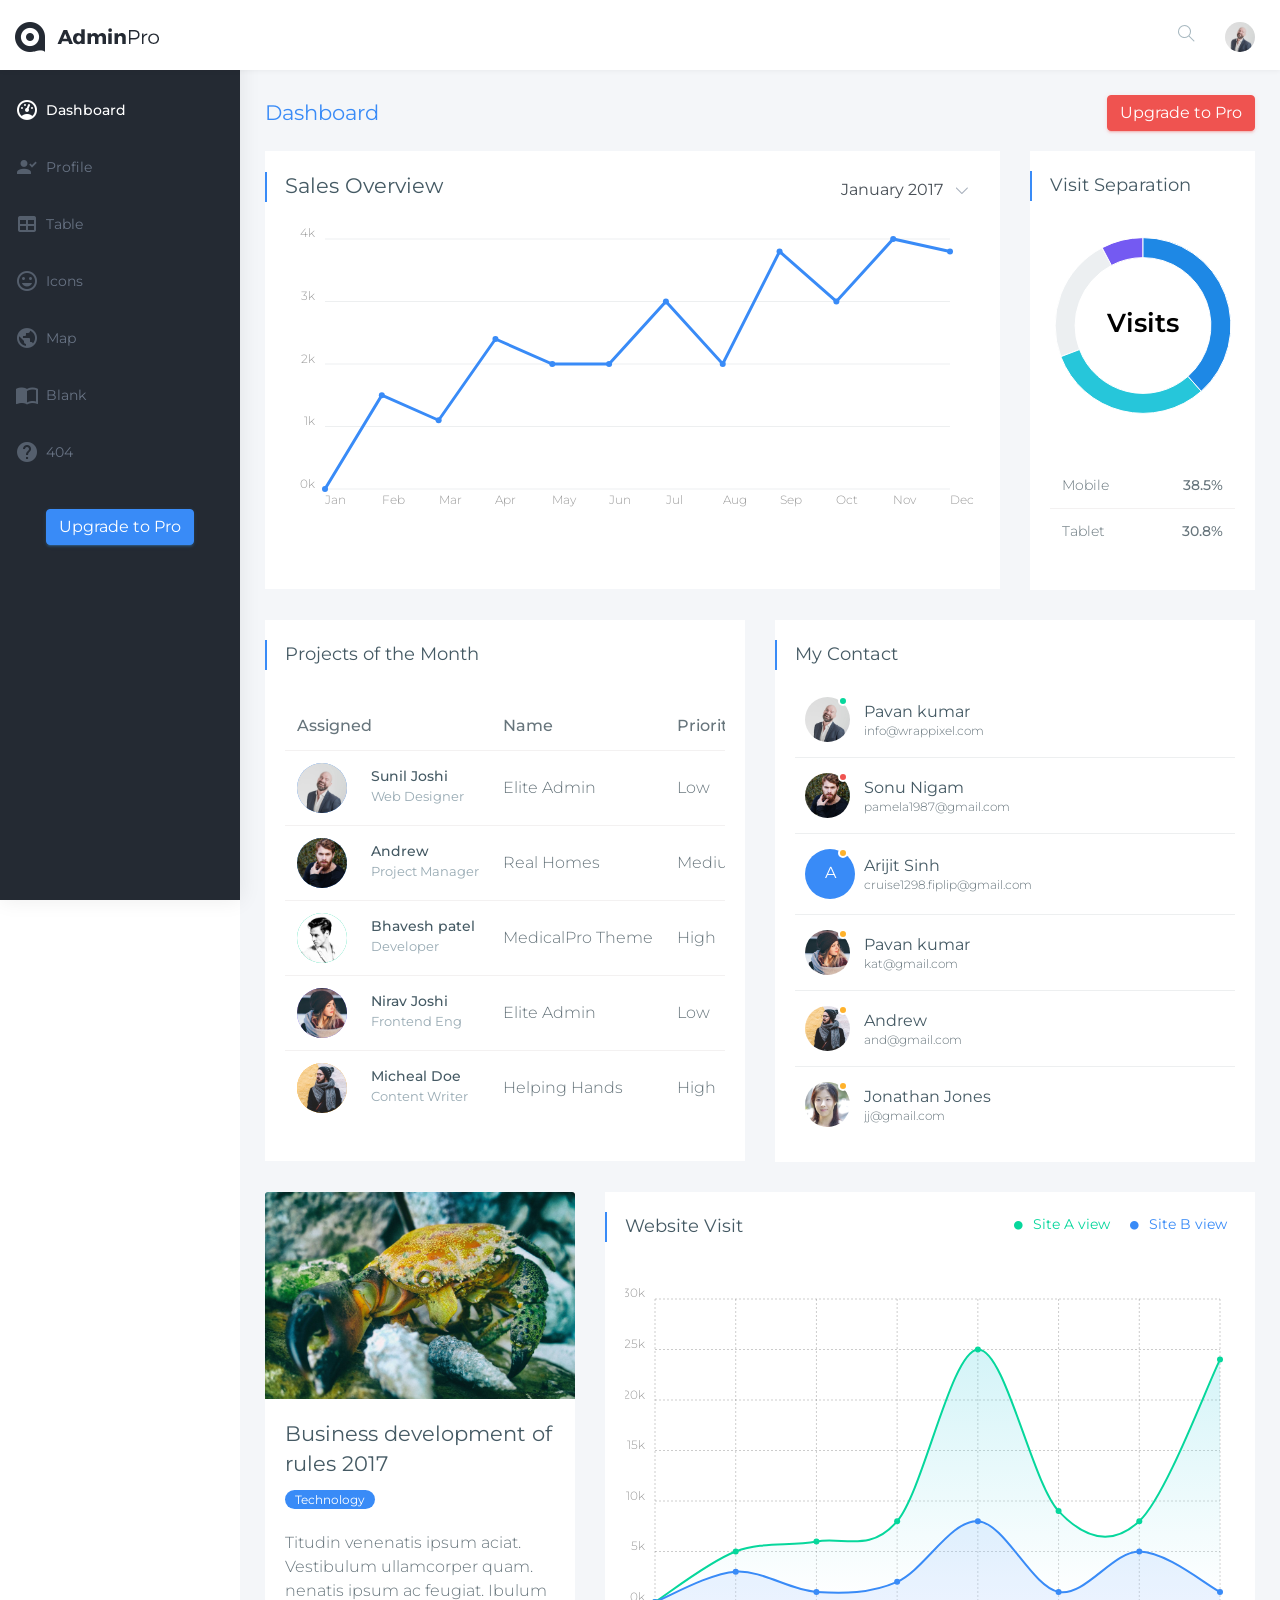
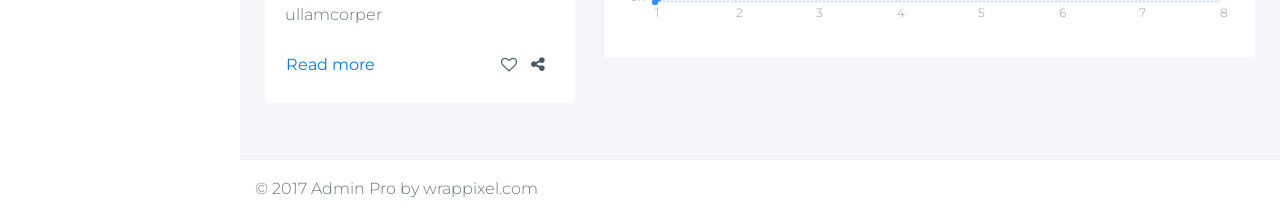
<file: index.html>
<!DOCTYPE html>
<html lang="en">

<head>
    <meta charset="utf-8">
    <meta http-equiv="X-UA-Compatible" content="IE=edge">
    <!-- Tell the browser to be responsive to screen width -->
    <meta name="viewport" content="width=device-width, initial-scale=1">
    <meta name="description" content="">
    <meta name="author" content="">
    <!-- Favicon icon -->
    <link rel="icon" type="image/png" sizes="16x16" href="../assets/images/favicon.png">
    <title>Admin Pro Admin Template - The Ultimate Bootstrap 4 Admin Template</title>
    <!-- Bootstrap Core CSS -->
    <link href="assets/plugins/bootstrap/css/bootstrap.min.css" rel="stylesheet">
    <!-- This page CSS -->
    <!-- chartist CSS -->
    <link href="assets/plugins/chartist-js/dist/chartist.min.css" rel="stylesheet">
    <link href="assets/plugins/chartist-plugin-tooltip-master/dist/chartist-plugin-tooltip.css" rel="stylesheet">
    <!--c3 CSS -->
    <link href="assets/plugins/c3-master/c3.min.css" rel="stylesheet">
    <!-- Custom CSS -->
    <link href="css/style.css" rel="stylesheet">
    <!-- Dashboard 1 Page CSS -->
    <link href="css/pages/dashboard.css" rel="stylesheet">
    <!-- You can change the theme colors from here -->
    <link href="css/colors/default-dark.css" id="theme" rel="stylesheet">
    <!-- HTML5 Shim and Respond.js IE8 support of HTML5 elements and media queries -->
    <!-- WARNING: Respond.js doesn't work if you view the page via file:// -->
    <!--[if lt IE 9]>
    <script src="https://oss.maxcdn.com/libs/html5shiv/3.7.0/html5shiv.js"></script>
    <script src="https://oss.maxcdn.com/libs/respond.js/1.4.2/respond.min.js"></script>
<![endif]-->
</head>

<body class="fix-header fix-sidebar card-no-border">
    <!-- ============================================================== -->
    <!-- Preloader - style you can find in spinners.css -->
    <!-- ============================================================== -->
    <div class="preloader">
        <div class="loader">
            <div class="loader__figure"></div>
            <p class="loader__label">Admin Pro</p>
        </div>
    </div>
    <!-- ============================================================== -->
    <!-- Main wrapper - style you can find in pages.scss -->
    <!-- ============================================================== -->
    <div id="main-wrapper">
        <!-- ============================================================== -->
        <!-- Topbar header - style you can find in pages.scss -->
        <!-- ============================================================== -->
        <header class="topbar">
            <nav class="navbar top-navbar navbar-expand-md navbar-light">
                <!-- ============================================================== -->
                <!-- Logo -->
                <!-- ============================================================== -->
                <div class="navbar-header">
                    <a class="navbar-brand" href="index.html">
                        <!-- Logo icon --><b>
                            <img src="../assets/images/logo-icon.png" alt="homepage" class="dark-logo" />
                        </b>
                        <!--End Logo icon -->
                        <!-- Logo text -->
                        <span>
                            <img src="../assets/images/logo-text.png" alt="homepage" class="dark-logo" />
                        </span>
                    </a>
                </div>
                <!-- ============================================================== -->
                <!-- End Logo -->
                <!-- ============================================================== -->
                <div class="navbar-collapse">
                    <!-- ============================================================== -->
                    <!-- toggle and nav items -->
                    <!-- ============================================================== -->
                    <ul class="navbar-nav mr-auto">
                        <!-- This is  -->
                        <li class="nav-item"> <a class="nav-link nav-toggler hidden-md-up waves-effect waves-dark" href="javascript:void(0)"><i class="ti-menu"></i></a> </li>
                    </ul>
                    <!-- ============================================================== -->
                    <!-- User profile and search -->
                    <!-- ============================================================== -->
                    <ul class="navbar-nav my-lg-0">
                        <!-- ============================================================== -->
                        <!-- Search -->
                        <!-- ============================================================== -->
                        <li class="nav-item hidden-xs-down search-box"> <a class="nav-link hidden-sm-down waves-effect waves-dark" href="javascript:void(0)"><i class="ti-search"></i></a>
                            <form class="app-search">
                                <input type="text" class="form-control" placeholder="Search & enter"> <a class="srh-btn"><i class="ti-close"></i></a>
                            </form>
                        </li>
                        <!-- ============================================================== -->
                        <!-- Profile -->
                        <!-- ============================================================== -->
                        <li class="nav-item">
                            <a class="nav-link waves-effect waves-dark" href="#"><img src="../assets/images/users/1.jpg" alt="user" class="profile-pic" /></a>
                        </li>
                    </ul>
                </div>
            </nav>
        </header>
        <!-- ============================================================== -->
        <!-- End Topbar header -->
        <!-- ============================================================== -->
        <!-- ============================================================== -->
        <!-- Left Sidebar - style you can find in sidebar.scss  -->
        <!-- ============================================================== -->
        <aside class="left-sidebar">
            <!-- Sidebar scroll-->
            <div class="scroll-sidebar">
                <!-- Sidebar navigation-->
                <nav class="sidebar-nav">
                    <ul id="sidebarnav">
                        <li> <a class="waves-effect waves-dark" href="index.html" aria-expanded="false"><i class="mdi mdi-gauge"></i><span class="hide-menu">Dashboard</span></a></li>
                        <li> <a class="waves-effect waves-dark" href="pages-profile.html" aria-expanded="false"><i class="mdi mdi-account-check"></i><span class="hide-menu">Profile</span></a></li>
                        <li> <a class="waves-effect waves-dark" href="table-basic.html" aria-expanded="false"><i class="mdi mdi-table"></i><span class="hide-menu">Table</span></a></li>
                        <li> <a class="waves-effect waves-dark" href="icon-material.html" aria-expanded="false"><i class="mdi mdi-emoticon"></i><span class="hide-menu">Icons</span></a></li>
                        <li> <a class="waves-effect waves-dark" href="map-google.html" aria-expanded="false"><i class="mdi mdi-earth"></i><span class="hide-menu">Map</span></a></li>
                        <li> <a class="waves-effect waves-dark" href="pages-blank.html" aria-expanded="false"><i class="mdi mdi-book-open-variant"></i><span class="hide-menu">Blank</span></a></li>
                        <li> <a class="waves-effect waves-dark" href="pages-error-404.html" aria-expanded="false"><i class="mdi mdi-help-circle"></i><span class="hide-menu">404</span></a></li>
                    </ul>
                    <div class="text-center m-t-30">
                        <a href="https://wrappixel.com/templates/adminpro" class="btn waves-effect waves-light btn-info hidden-md-down"> Upgrade to Pro</a>
                    </div>
                </nav>
                <!-- End Sidebar navigation -->
            </div>
            <!-- End Sidebar scroll-->
        </aside>
        <!-- ============================================================== -->
        <!-- End Left Sidebar - style you can find in sidebar.scss  -->
        <!-- ============================================================== -->
        <!-- ============================================================== -->
        <!-- Page wrapper  -->
        <!-- ============================================================== -->
        <div class="page-wrapper">
            <!-- ============================================================== -->
            <!-- Container fluid  -->
            <!-- ============================================================== -->
            <div class="container-fluid">
                <!-- ============================================================== -->
                <!-- Bread crumb and right sidebar toggle -->
                <!-- ============================================================== -->
                <div class="row page-titles">
                    <div class="col-md-5 align-self-center">
                        <h3 class="text-themecolor">Dashboard</h3>
                    </div>
                    <div class="col-md-7 align-self-center">
                        <a href="https://wrappixel.com/templates/adminpro" class="btn waves-effect waves-light btn-danger pull-right hidden-sm-down"> Upgrade to Pro</a>
                    </div>
                </div>
                <!-- ============================================================== -->
                <!-- End Bread crumb and right sidebar toggle -->
                <!-- ============================================================== -->
                <!-- ============================================================== -->
                <!-- Sales overview chart -->
                <!-- ============================================================== -->
                <div class="row">
                    <div class="col-lg-9 col-md-12">
                        <div class="card">
                            <div class="card-body">
                                <div class="d-flex">
                                    <div>
                                        <h3 class="card-title m-b-5"><span class="lstick"></span>Sales Overview </h3>
                                    </div>
                                    <div class="ml-auto">
                                        <select class="custom-select b-0">
                                            <option selected="">January 2017</option>
                                            <option value="1">February 2017</option>
                                            <option value="2">March 2017</option>
                                            <option value="3">April 2017</option>
                                        </select>
                                    </div>
                                </div>
                                <div id="sales-overview2" class="p-relative" style="height:360px;"></div>
                            </div>
                        </div>
                    </div>
                    <!-- ============================================================== -->
                    <!-- visit charts-->
                    <!-- ============================================================== -->
                    <div class="col-lg-3 col-md-12">
                        <div class="card">
                            <div class="card-body">
                                <h4 class="card-title"><span class="lstick"></span>Visit Separation</h4>
                                <div id="visitor" style="height:250px; width:100%;"></div>
                                <table class="table vm font-14">
                                    <tr>
                                        <td class="b-0">Mobile</td>
                                        <td class="text-right font-medium b-0">38.5%</td>
                                    </tr>
                                    <tr>
                                        <td>Tablet</td>
                                        <td class="text-right font-medium">30.8%</td>
                                    </tr>
                                </table>
                            </div>
                        </div>
                    </div>
                </div>
                <!-- ============================================================== -->
                <!-- Projects of the month -->
                <!-- ============================================================== -->
                <div class="row">
                    <div class="col-lg-6 col-md-12">
                        <div class="card">
                            <div class="card-body">
                                <div class="d-flex">
                                    <div>
                                        <h4 class="card-title"><span class="lstick"></span>Projects of the Month</h4></div>
                                </div>
                                <div class="table-responsive m-t-20">
                                    <table class="table vm no-th-brd no-wrap pro-of-month">
                                        <thead>
                                            <tr>
                                                <th colspan="2">Assigned</th>
                                                <th>Name</th>
                                                <th>Priority</th>
                                            </tr>
                                        </thead>
                                        <tbody>
                                            <tr>
                                                <td style="width:50px;"><span class="round"><img src="../assets/images/users/1.jpg" alt="user" width="50"></span></td>
                                                <td>
                                                    <h6>Sunil Joshi</h6><small class="text-muted">Web Designer</small></td>
                                                <td>Elite Admin</td>
                                                <td>Low</td>
                                            </tr>
                                            <tr class="active">
                                                <td><span class="round"><img src="../assets/images/users/2.jpg" alt="user" width="50"></span></td>
                                                <td>
                                                    <h6>Andrew</h6><small class="text-muted">Project Manager</small></td>
                                                <td>Real Homes</td>
                                                <td>Medium</td>
                                            </tr>
                                            <tr>
                                                <td><span class="round round-success"><img src="../assets/images/users/3.jpg" alt="user" width="50"></span></td>
                                                <td>
                                                    <h6>Bhavesh patel</h6><small class="text-muted">Developer</small></td>
                                                <td>MedicalPro Theme</td>
                                                <td>High</td>
                                            </tr>
                                            <tr>
                                                <td><span class="round round-primary"><img src="../assets/images/users/4.jpg" alt="user" width="50"></span></td>
                                                <td>
                                                    <h6>Nirav Joshi</h6><small class="text-muted">Frontend Eng</small></td>
                                                <td>Elite Admin</td>
                                                <td>Low</td>
                                            </tr>
                                            <tr>
                                                <td><span class="round round-warning"><img src="../assets/images/users/5.jpg" alt="user" width="50"></span></td>
                                                <td>
                                                    <h6>Micheal Doe</h6><small class="text-muted">Content Writer</small></td>
                                                <td>Helping Hands</td>
                                                <td>High</td>
                                            </tr>
                                        </tbody>
                                    </table>
                                </div>
                            </div>
                        </div>
                    </div>
                    <!-- contact -->
                    <div class="col-lg-6 col-md-12">
                        <div class="card">
                            <div class="card-body">
                                <div class="d-flex">
                                    <h4 class="card-title"><span class="lstick"></span>My Contact</h4>
                                </div>
                                <div class="message-box contact-box">
                                    <div class="message-widget contact-widget">
                                        <!-- Message -->
                                        <a href="#">
                                            <div class="user-img"> <img src="../assets/images/users/1.jpg" alt="user" class="img-circle"> <span class="profile-status online pull-right"></span> </div>
                                            <div class="mail-contnet">
                                                <h5>Pavan kumar</h5> <span class="mail-desc">info@wrappixel.com</span></div>
                                        </a>
                                        <!-- Message -->
                                        <a href="#">
                                            <div class="user-img"> <img src="../assets/images/users/2.jpg" alt="user" class="img-circle"> <span class="profile-status busy pull-right"></span> </div>
                                            <div class="mail-contnet">
                                                <h5>Sonu Nigam</h5> <span class="mail-desc">pamela1987@gmail.com</span></div>
                                        </a>
                                        <!-- Message -->
                                        <a href="#">
                                            <div class="user-img"> <span class="round">A</span> <span class="profile-status away pull-right"></span> </div>
                                            <div class="mail-contnet">
                                                <h5>Arijit Sinh</h5> <span class="mail-desc">cruise1298.fiplip@gmail.com</span></div>
                                        </a>
                                        <!-- Message -->
                                        <a href="#">
                                            <div class="user-img"> <img src="../assets/images/users/4.jpg" alt="user" class="img-circle"> <span class="profile-status offline pull-right"></span> </div>
                                            <div class="mail-contnet">
                                                <h5>Pavan kumar</h5> <span class="mail-desc">kat@gmail.com</span></div>
                                        </a>
                                        <!-- Message -->
                                        <a href="#">
                                            <div class="user-img"> <img src="../assets/images/users/5.jpg" alt="user" class="img-circle"> <span class="profile-status offline pull-right"></span> </div>
                                            <div class="mail-contnet">
                                                <h5>Andrew</h5> <span class="mail-desc">and@gmail.com</span></div>
                                        </a>
                                        <!-- Message -->
                                        <a href="#">
                                            <div class="user-img"> <img src="../assets/images/users/6.jpg" alt="user" class="img-circle"> <span class="profile-status offline pull-right"></span> </div>
                                            <div class="mail-contnet">
                                                <h5>Jonathan Jones</h5> <span class="mail-desc">jj@gmail.com</span></div>
                                        </a>
                                    </div>
                                </div>
                            </div>
                        </div>
                    </div>
                </div>
                <!-- ============================================================== -->
                <!-- Blog and website visit -->
                <!-- ============================================================== -->
                <div class="row">
                    <div class="col-lg-4 col-xlg-3">
                        <div class="card">
                            <img class="card-img-top img-responsive" src="../assets/images/big/img1.jpg" alt="Card image cap">
                            <div class="card-body">
                                <h3 class="font-normal">Business development of rules 2017</h3>
                                <span class="label label-info label-rounded">Technology</span>
                                <p class="m-b-0 m-t-20">Titudin venenatis ipsum aciat. Vestibulum ullamcorper quam. nenatis ipsum ac feugiat. Ibulum ullamcorper</p>
                                <div class="d-flex m-t-20">
                                    <button class="btn p-l-0 btn-link ">Read more</button>
                                    <div class="ml-auto align-self-center">
                                        <a href="javascript:void(0)" class="link m-r-10"><i class="fa fa-heart-o"></i></a>
                                        <a href="javascript:void(0)" class="link m-r-10"><i class="fa fa-share-alt"></i></a>
                                    </div>
                                </div>
                            </div>
                        </div>
                    </div>
                    <div class="col-lg-8 col-xlg-9">
                        <div class="card">
                            <div class="card-body">
                                <div class="d-flex">
                                    <h4 class="card-title"><span class="lstick"></span>Website Visit</h4>
                                    <ul class="list-inline m-b-0 ml-auto">
                                        <li>
                                            <h6 class="text-muted text-success"><i class="fa fa-circle font-10 m-r-10 "></i>Site A view</h6> </li>
                                        <li>
                                            <h6 class="text-muted text-info"><i class="fa fa-circle font-10 m-r-10"></i>Site B view</h6> </li>
                                    </ul>
                                </div>
                                <div class="website-visitor p-relative m-t-30" style="width:100%;"></div>
                            </div>
                        </div>
                    </div>
                </div>
                <!-- ============================================================== -->
                <!-- End Page Content -->
                <!-- ============================================================== -->
            </div>
            <!-- ============================================================== -->
            <!-- End Container fluid  -->
            <!-- ============================================================== -->
            <!-- ============================================================== -->
            <!-- footer -->
            <!-- ============================================================== -->
            <footer class="footer"> © 2017 Admin Pro by wrappixel.com </footer>
            <!-- ============================================================== -->
            <!-- End footer -->
            <!-- ============================================================== -->
        </div>
        <!-- ============================================================== -->
        <!-- End Page wrapper  -->
        <!-- ============================================================== -->
    </div>
    <!-- ============================================================== -->
    <!-- End Wrapper -->
    <!-- ============================================================== -->
    <!-- ============================================================== -->
    <!-- All Jquery -->
    <!-- ============================================================== -->
    <script src="assets/plugins/jquery/jquery.min.js"></script>
    <!-- Bootstrap popper Core JavaScript -->
    <script src="assets/plugins/bootstrap/js/popper.min.js"></script>
    <script src="assets/plugins/bootstrap/js/bootstrap.min.js"></script>
    <!-- slimscrollbar scrollbar JavaScript -->
    <script src="js/perfect-scrollbar.jquery.min.js"></script>
    <!--Wave Effects -->
    <script src="js/waves.js"></script>
    <!--Menu sidebar -->
    <script src="js/sidebarmenu.js"></script>
    <!--Custom JavaScript -->
    <script src="js/custom.min.js"></script>
    <!-- ============================================================== -->
    <!-- This page plugins -->
    <!-- ============================================================== -->
    <script src="assets/plugins/chartist-js/dist/chartist.min.js"></script>
    <script src="assets/plugins/chartist-plugin-tooltip-master/dist/chartist-plugin-tooltip.min.js"></script>
    <!--c3 JavaScript -->
    <script src="assets/plugins/d3/d3.min.js"></script>
    <script src="assets/plugins/c3-master/c3.min.js"></script>
    <!-- Chart JS -->
    <script src="js/dashboard.js"></script>
</body>

</html>
</file>
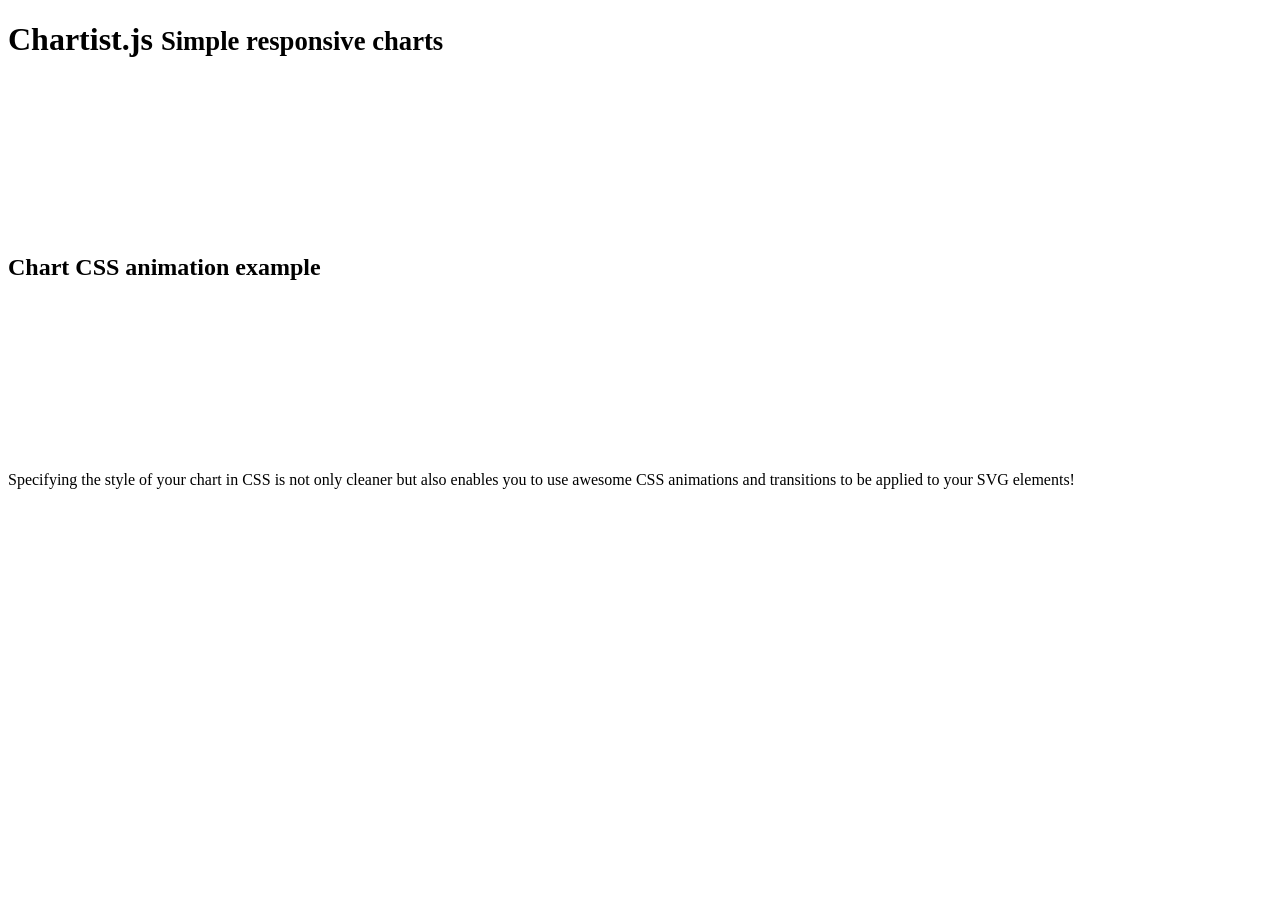
<file: assets/plugins/chartist-plugin-tooltip-master/test/runner.html>
<!doctype html>
<html lang="en">
<head>
  <title>End2end Test Runner</title>
</head>
<body>
<header class="page-header">
  <h1>Chartist.js
    <small> Simple responsive charts</small>
  </h1>
  <div class="limiter">
    <figure>
      <svg id="chartist-guy"></svg>
    </figure>
  </div>
</header>

<article class="main" role="main">
  <section class="documentation-section">
    <header>
      <h2>Chart CSS animation example</h2>
    </header>
    <div class="content">
      <div class="chart-container">
        <svg id="chart"></svg>
      </div>
    </div>
    <aside class="side-notes">
      <p>Specifying the style of your chart in CSS is not only cleaner but also enables you to use awesome CSS
        animations
        and transitions to be applied to your SVG elements!</p>
    </aside>
  </section>
</article>
</body>
</html>
</file>
<file: assets/plugins/chartist-plugin-tooltip-master/dist/chartist-plugin-tooltip.css>
.chartist-tooltip {
  position: absolute;
  display: inline-block;
  opacity: 0;
  min-width: 50px;
  padding: 5px 10px;
  border-radius: 5px;
  background: #313131;
  color: #fff;
  font-weight: 500;
  text-align: center;
  pointer-events: none;
  z-index: 1;
  -webkit-transition: opacity .2s linear;
  -moz-transition: opacity .2s linear;
  -o-transition: opacity .2s linear;
  transition: opacity .2s linear; }

/*.chartist-tooltip:before {
    content: "";
    position: absolute;
    top: 100%;
    left: 50%;
    width: 0;
    height: 0;
    margin-left: -5px;
    border: 5px solid transparent;
    border-top-color: #313131; }
*/
.chartist-tooltip.tooltip-show {
    opacity: 1; }

.ct-area, .ct-line {
  pointer-events: none; }

/*# sourceMappingURL=chartist-plugin-tooltip.css.map */
</file>
<file: css/style.css>
/*
Template Name: Admin Pro Admin
Author: Wrappixel
Email: niravjoshi87@gmail.com
File: scss
*/
/**
 * Table Of Content
 *
 * 	1. Globals
 *	2. Headers
 *	3. Navigations
 *	4. Banners
 *	5. Footers
 *	6. app
 *	7. Widgets
 *	8. Custom Templates
 */
/*
Template Name: Admin Pro Admin
Author: Wrappixel
Email: niravjoshi87@gmail.com
File: scss
*/
/*Theme Colors*/
/*bootstrap Color*/
/*Light colors*/
/*Normal Color*/
/*Extra Variable*/
/*
Template Name: Admin Pro Admin
Author: Wrappixel
Email: niravjoshi87@gmail.com
File: scss
*/
/**
 * Table Of Content
 *
 *  1. Globals
 *  2. Headers
 *  3. Navigations
 *  4. Banners
 *  5. Footers
 *  6. Posts
 *  7. Widgets
 *  8. Custom Templates
 */
@import url("https://fonts.googleapis.com/css?family=Montserrat:300,400,500,600,700");
/******************* 
Global Styles 
*******************/
@import url(../scss/icons/font-awesome/css/font-awesome.min.css);
@import url(../scss/icons/simple-line-icons/css/simple-line-icons.css);
@import url(../scss/icons/linea-icons/linea.css);
@import url(../scss/icons/themify-icons/themify-icons.css);
@import url(../scss/icons/material-design-iconic-font/css/materialdesignicons.min.css);
@import url(../css/spinners.css);
@import url(../css/animate.css);
* {
  outline: none; }

body {
  background: #fff;
  font-family: "Montserrat", sans-serif;
  margin: 0;
  overflow-x: hidden;
  color: #67757c;
  font-weight: 300; }

html {
  position: relative;
  min-height: 100%;
  background: #ffffff;
  -webkit-font-smoothing: antialiased;
  -moz-osx-font-smoothing: grayscale; }

a:hover,
a:focus {
  text-decoration: none; }

a.link {
  color: #455a64; }
  a.link:hover, a.link:focus {
    color: #398bf7; }

.img-responsive {
  width: 100%;
  height: auto;
  display: inline-block; }

.img-rounded {
  border-radius: 4px; }

html body .mdi:before,
html body .mdi-set {
  line-height: initial; }

/*******************
Headings
*******************/
h1,
h2,
h3,
h4,
h5,
h6 {
  color: #455a64;
  font-family: "Montserrat", sans-serif;
  font-weight: 400; }

h1 {
  line-height: 40px;
  font-size: 36px; }

h2 {
  line-height: 36px;
  font-size: 24px; }

h3 {
  line-height: 30px;
  font-size: 21px; }

h4 {
  line-height: 22px;
  font-size: 18px; }

h5 {
  line-height: 18px;
  font-size: 16px;
  font-weight: 400; }

h6 {
  line-height: 16px;
  font-size: 14px;
  font-weight: 400; }

.display-5 {
  font-size: 3rem; }

.display-6 {
  font-size: 36px; }

.box {
  border-radius: 4px;
  padding: 10px; }

html body .dl {
  display: inline-block; }

html body .db {
  display: block; }

.no-wrap td,
.no-wrap th {
  white-space: nowrap; }

/*******************
Blockquote
*******************/
html body blockquote {
  border-left: 5px solid #398bf7;
  border: 1px solid rgba(120, 130, 140, 0.13);
  padding: 15px; }

.clear {
  clear: both; }

ol li {
  margin: 5px 0; }

/*******************
Paddings
*******************/
html body .p-0 {
  padding: 0px; }

html body .p-10 {
  padding: 10px; }

html body .p-20 {
  padding: 20px; }

html body .p-30 {
  padding: 30px; }

html body .p-l-0 {
  padding-left: 0px; }

html body .p-l-10 {
  padding-left: 10px; }

html body .p-l-20 {
  padding-left: 20px; }

html body .p-r-0 {
  padding-right: 0px; }

html body .p-r-10 {
  padding-right: 10px; }

html body .p-r-20 {
  padding-right: 20px; }

html body .p-r-30 {
  padding-right: 30px; }

html body .p-r-40 {
  padding-right: 40px; }

html body .p-t-0 {
  padding-top: 0px; }

html body .p-t-10 {
  padding-top: 10px; }

html body .p-t-20 {
  padding-top: 20px; }

html body .p-t-30 {
  padding-top: 30px; }

html body .p-b-0 {
  padding-bottom: 0px; }

html body .p-b-5 {
  padding-bottom: 5px; }

html body .p-b-10 {
  padding-bottom: 10px; }

html body .p-b-20 {
  padding-bottom: 20px; }

html body .p-b-30 {
  padding-bottom: 30px; }

html body .p-b-40 {
  padding-bottom: 40px; }

/*******************
Margin
*******************/
html body .m-0 {
  margin: 0px; }

html body .m-l-5 {
  margin-left: 5px; }

html body .m-l-10 {
  margin-left: 10px; }

html body .m-l-15 {
  margin-left: 15px; }

html body .m-l-20 {
  margin-left: 20px; }

html body .m-l-30 {
  margin-left: 30px; }

html body .m-l-40 {
  margin-left: 40px; }

html body .m-r-5 {
  margin-right: 5px; }

html body .m-r-10 {
  margin-right: 10px; }

html body .m-r-15 {
  margin-right: 15px; }

html body .m-r-20 {
  margin-right: 20px; }

html body .m-r-30 {
  margin-right: 30px; }

html body .m-r-40 {
  margin-right: 40px; }

html body .m-t-0 {
  margin-top: 0px; }

html body .m-t-5 {
  margin-top: 5px; }

html body .m-t-10 {
  margin-top: 10px; }

html body .m-t-15 {
  margin-top: 15px; }

html body .m-t-20 {
  margin-top: 20px; }

html body .m-t-30 {
  margin-top: 30px; }

html body .m-t-40 {
  margin-top: 40px; }

html body .m-b-0 {
  margin-bottom: 0px; }

html body .m-b-5 {
  margin-bottom: 5px; }

html body .m-b-10 {
  margin-bottom: 10px; }

html body .m-b-15 {
  margin-bottom: 15px; }

html body .m-b-20 {
  margin-bottom: 20px; }

html body .m-b-30 {
  margin-bottom: 30px; }

html body .m-b-40 {
  margin-bottom: 40px; }

/*******************
vertical alignment
*******************/
html body .vt {
  vertical-align: top; }

html body .vm {
  vertical-align: middle; }

html body .vb {
  vertical-align: bottom; }

/*******************
Opacity
*******************/
.op-5 {
  opacity: 0.5; }

.op-3 {
  opacity: 0.3; }

/*******************
font weight
*******************/
html body .font-bold {
  font-weight: 700; }

html body .font-normal {
  font-weight: normal; }

html body .font-light {
  font-weight: 300; }

html body .font-medium {
  font-weight: 500; }

html body .font-16 {
  font-size: 16px; }

html body .font-14 {
  font-size: 14px; }

html body .font-10 {
  font-size: 10px; }

html body .font-18 {
  font-size: 18px; }

html body .font-20 {
  font-size: 20px; }

/*******************
Border
*******************/
html body .b-0 {
  border: none !important; }

html body .b-r {
  border-right: 1px solid rgba(120, 130, 140, 0.13); }

html body .b-l {
  border-left: 1px solid rgba(120, 130, 140, 0.13); }

html body .b-b {
  border-bottom: 1px solid rgba(120, 130, 140, 0.13); }

html body .b-t {
  border-top: 1px solid rgba(120, 130, 140, 0.13); }

html body .b-all {
  border: 1px solid rgba(120, 130, 140, 0.13) !important; }

/*******************
Thumb size
*******************/
.thumb-sm {
  height: 32px;
  width: 32px; }

.thumb-md {
  height: 48px;
  width: 48px; }

.thumb-lg {
  height: 88px;
  width: 88px; }

.hide {
  display: none; }

.img-circle {
  border-radius: 100%; }

.radius {
  border-radius: 4px; }

/*******************
Text Colors
*******************/
.text-white {
  color: #ffffff !important; }

.text-danger {
  color: #ef5350 !important; }

.text-muted {
  color: #99abb4 !important; }

.text-warning {
  color: #ffb22b !important; }

.text-success {
  color: #06d79c !important; }

.text-info {
  color: #398bf7 !important; }

.text-inverse {
  color: #2f3d4a !important; }

html body .text-blue {
  color: #02bec9; }

html body .text-purple {
  color: #7460ee; }

html body .text-primary {
  color: #745af2 !important; }

html body .text-megna {
  color: #56c0d8; }

html body .text-dark {
  color: #67757c; }

html body .text-themecolor {
  color: #398bf7; }

/*******************
Background Colors
*******************/
.bg-primary {
  background-color: #745af2 !important; }

.bg-success {
  background-color: #06d79c !important; }

.bg-info {
  background-color: #398bf7 !important; }

.bg-warning {
  background-color: #ffb22b !important; }

.bg-danger {
  background-color: #ef5350 !important; }

html body .bg-megna {
  background-color: #56c0d8; }

html body .bg-theme {
  background-color: #398bf7; }

html body .bg-inverse {
  background-color: #2f3d4a; }

html body .bg-purple {
  background-color: #7460ee; }

html body .bg-light-part {
  background-color: rgba(0, 0, 0, 0.02); }

html body .bg-light-primary {
  background-color: #f1effd; }

html body .bg-light-success {
  background-color: #e8fdeb; }

html body .bg-light-info {
  background-color: #cfecfe; }

html body .bg-light-extra {
  background-color: #ebf3f5; }

html body .bg-light-warning {
  background-color: #fff8ec; }

html body .bg-light-danger {
  background-color: #f9e7eb; }

html body .bg-light-inverse {
  background-color: #f6f6f6; }

html body .bg-light {
  background-color: #e9edf2; }

html body .bg-white {
  background-color: #ffffff; }

/*******************
Rounds
*******************/
.round {
  line-height: 48px;
  color: #ffffff;
  width: 50px;
  height: 50px;
  display: inline-block;
  font-weight: 400;
  text-align: center;
  border-radius: 100%;
  background: #398bf7; }
  .round img {
    border-radius: 100%; }

.round-lg {
  line-height: 65px;
  width: 60px;
  height: 60px;
  font-size: 30px; }

.round.round-info {
  background: #398bf7; }

.round.round-warning {
  background: #ffb22b; }

.round.round-danger {
  background: #ef5350; }

.round.round-success {
  background: #06d79c; }

.round.round-primary {
  background: #745af2; }

/*******************
Labels
*******************/
.label {
  padding: 3px 10px;
  line-height: 13px;
  color: #ffffff;
  font-weight: 400;
  border-radius: 4px;
  font-size: 75%; }

.label-rounded {
  border-radius: 60px; }

.label-custom {
  background-color: #56c0d8; }

.label-success {
  background-color: #06d79c; }

.label-info {
  background-color: #398bf7; }

.label-warning {
  background-color: #ffb22b; }

.label-danger {
  background-color: #ef5350; }

.label-megna {
  background-color: #56c0d8; }

.label-primary {
  background-color: #745af2; }

.label-purple {
  background-color: #7460ee; }

.label-red {
  background-color: #fb3a3a; }

.label-inverse {
  background-color: #2f3d4a; }

.label-default {
  background-color: #e9edf2; }

.label-white {
  background-color: #ffffff; }

.label-light-success {
  background-color: #e8fdeb;
  color: #06d79c; }

.label-light-info {
  background-color: #cfecfe;
  color: #398bf7; }

.label-light-warning {
  background-color: #fff8ec;
  color: #ffb22b; }

.label-light-danger {
  background-color: #f9e7eb;
  color: #ef5350; }

.label-light-megna {
  background-color: #e0f2f4;
  color: #56c0d8; }

.label-light-primary {
  background-color: #f1effd;
  color: #745af2; }

.label-light-inverse {
  background-color: #f6f6f6;
  color: #2f3d4a; }

/*******************
 Badge
******************/
.badge {
  font-weight: 400; }

.badge-xs {
  font-size: 9px; }

.badge-xs,
.badge-sm {
  -webkit-transform: translate(0, -2px);
  -ms-transform: translate(0, -2px);
  -o-transform: translate(0, -2px);
  transform: translate(0, -2px); }

.badge-success {
  background-color: #06d79c; }

.badge-info {
  background-color: #398bf7; }

.badge-primary {
  background-color: #745af2; }

.badge-warning {
  background-color: #ffb22b;
  color: #ffffff; }

.badge-danger {
  background-color: #ef5350; }

.badge-purple {
  background-color: #7460ee; }

.badge-red {
  background-color: #fb3a3a; }

.badge-inverse {
  background-color: #2f3d4a; }

/*******************
List-style-none
******************/
ul.list-style-none {
  margin: 0px;
  padding: 0px; }
  ul.list-style-none li {
    list-style: none; }
    ul.list-style-none li a {
      color: #67757c;
      padding: 8px 0px;
      display: block;
      text-decoration: none; }
      ul.list-style-none li a:hover {
        color: #398bf7; }

/*******************
dropdown-item
******************/
.dropdown-item {
  padding: 8px 1rem;
  color: #67757c; }

/*******************
Layouts
******************/
.card-no-border .card {
  border: 0px;
  border-radius: 0px;
  -webkit-box-shadow: none;
  box-shadow: none; }

.card-no-border .shadow-none {
  -webkit-box-shadow: none;
  box-shadow: none; }

.card-outline-danger,
.card-outline-info,
.card-outline-warning,
.card-outline-success,
.card-outline-primary {
  background: #ffffff; }

.card-fullscreen {
  position: fixed;
  top: 0px;
  left: 0px;
  width: 100%;
  height: 100%;
  z-index: 9999;
  overflow: auto; }

/*******************/
/*single column*/
/*******************/
.single-column .left-sidebar {
  display: none; }

.single-column .page-wrapper {
  margin-left: 0px; }

.fix-width {
  width: 100%;
  max-width: 1170px;
  margin: 0 auto; }

/*
Template Name: Admin Pro Admin
Author: Wrappixel
Email: niravjoshi87@gmail.com
File: scss
*/
/*******************
Main sidebar
******************/
.left-sidebar {
  position: absolute;
  width: 240px;
  height: 100%;
  top: 0px;
  z-index: 20;
  padding-top: 70px;
  background: #fff;
  -webkit-box-shadow: 1px 0px 20px rgba(0, 0, 0, 0.08);
  box-shadow: 1px 0px 20px rgba(0, 0, 0, 0.08); }

.fix-sidebar .left-sidebar {
  position: fixed; }

/*******************
use profile section
******************/
.sidebar-nav .user-profile > a img {
  width: 30px;
  border-radius: 100%;
  margin-right: 10px; }

.sidebar-nav .user-profile > ul {
  padding-left: 40px; }

/*******************
sidebar navigation
******************/
.scroll-sidebar {
  height: calc(100% - 70px); }
  .scroll-sidebar.ps .ps__scrollbar-y-rail {
    left: 2px;
    right: auto;
    background: none;
    width: 6px;
    /* If using `left`, there shouldn't be a `right`. */ }

.collapse.in {
  display: block; }

.sidebar-nav {
  background: #fff;
  padding: 15px 0 0 0px; }
  .sidebar-nav ul {
    margin: 0px;
    padding: 0px; }
    .sidebar-nav ul li {
      list-style: none; }
      .sidebar-nav ul li a {
        color: #687384;
        padding: 8px 35px 8px 15px;
        display: block;
        font-size: 14px;
        font-weight: 400; }
        .sidebar-nav ul li a.active, .sidebar-nav ul li a:hover {
          color: #398bf7; }
          .sidebar-nav ul li a.active i, .sidebar-nav ul li a:hover i {
            color: #398bf7; }
        .sidebar-nav ul li a.active {
          font-weight: 500;
          color: #263238; }
      .sidebar-nav ul li ul {
        padding-left: 28px; }
        .sidebar-nav ul li ul li a {
          padding: 7px 35px 7px 15px; }
        .sidebar-nav ul li ul ul {
          padding-left: 15px; }
      .sidebar-nav ul li.nav-small-cap {
        font-size: 12px;
        margin-bottom: 0px;
        padding: 14px 14px 14px 20px;
        color: #263238;
        font-weight: 500; }
      .sidebar-nav ul li.nav-devider {
        height: 1px;
        background: rgba(120, 130, 140, 0.13);
        display: block;
        margin: 15px 0; }
  .sidebar-nav > ul > li > a i {
    width: 31px;
    font-size: 24px;
    display: inline-block;
    vertical-align: middle;
    color: #555f6d; }
  .sidebar-nav > ul > li > a .label {
    float: right;
    margin-top: 6px; }
  .sidebar-nav > ul > li > a.active {
    font-weight: 400;
    background: transparent;
    color: #26c6da; }
  .sidebar-nav > ul > li {
    margin-bottom: 5px; }
    .sidebar-nav > ul > li.active > a {
      color: #398bf7;
      font-weight: 500; }
      .sidebar-nav > ul > li.active > a i {
        color: #398bf7; }
  .sidebar-nav .waves-effect {
    transition: none;
    -webkit-transition: none;
    -o-transition: none; }

.sidebar-nav .has-arrow {
  position: relative; }
  .sidebar-nav .has-arrow::after {
    position: absolute;
    content: '';
    width: 7px;
    height: 7px;
    border-width: 1px 0 0 1px;
    border-style: solid;
    border-color: #687384;
    right: 1em;
    -webkit-transform: rotate(135deg) translate(0, -50%);
    -ms-transform: rotate(135deg) translate(0, -50%);
    -o-transform: rotate(135deg) translate(0, -50%);
    transform: rotate(135deg) translate(0, -50%);
    -webkit-transform-origin: top;
    -ms-transform-origin: top;
    -o-transform-origin: top;
    transform-origin: top;
    top: 47%;
    -webkit-transition: all .3s ease-out;
    -o-transition: all .3s ease-out;
    transition: all .3s ease-out; }

.sidebar-nav .active > .has-arrow::after,
.sidebar-nav li > .has-arrow.active::after,
.sidebar-nav .has-arrow[aria-expanded="true"]::after {
  -webkit-transform: rotate(-135deg) translate(0, -50%);
  -ms-transform: rotate(-135deg) translate(0, -50%);
  -o-transform: rotate(-135deg) translate(0, -50%);
  top: 45%;
  width: 7px;
  transform: rotate(-135deg) translate(0, -50%); }

/****************
When click on sidebar toggler and also for tablet
*****************/
@media (min-width: 768px) {
  .mini-sidebar .sidebar-nav #sidebarnav li {
    position: relative; }
  .mini-sidebar .sidebar-nav #sidebarnav > li > ul {
    position: absolute;
    left: 70px;
    top: 46px;
    width: 220px;
    padding-bottom: 10px;
    z-index: 1001;
    background: #edf0f5;
    display: none;
    padding-left: 1px; }
  .mini-sidebar .user-profile .profile-img {
    width: 45px; }
    .mini-sidebar .user-profile .profile-img .setpos {
      top: -35px; }
  .mini-sidebar.fix-sidebar .left-sidebar {
    position: fixed; }
  .mini-sidebar .sidebar-nav #sidebarnav > li:hover > ul {
    height: auto !important;
    overflow: auto; }
  .mini-sidebar .sidebar-nav #sidebarnav > li:hover > ul,
  .mini-sidebar .sidebar-nav #sidebarnav > li:hover > ul.collapse {
    display: block; }
  .mini-sidebar .sidebar-nav #sidebarnav > li > a.has-arrow:after {
    display: none; }
  .mini-sidebar .left-sidebar {
    width: 70px; }
  .mini-sidebar .sidebar-nav #sidebarnav .user-profile > a {
    padding: 12px 20px; }
  .mini-sidebar .scroll-sidebar {
    padding-bottom: 0px;
    position: absolute; }
  .mini-sidebar .hide-menu,
  .mini-sidebar .nav-small-cap,
  .mini-sidebar .sidebar-footer,
  .mini-sidebar .user-profile .profile-text,
  .mini-sidebar > .label {
    display: none; }
  .mini-sidebar .nav-devider {
    width: 70px; }
  .mini-sidebar .sidebar-nav {
    background: transparent; }
  .mini-sidebar .sidebar-nav #sidebarnav > li > a {
    padding: 12px 24px;
    width: 70px; }
  .mini-sidebar .sidebar-nav #sidebarnav > li:hover > a {
    width: 290px;
    background: #edf0f5; }
    .mini-sidebar .sidebar-nav #sidebarnav > li:hover > a .hide-menu {
      display: inline; }
    .mini-sidebar .sidebar-nav #sidebarnav > li:hover > a .label {
      display: none; } }

@media (max-width: 767px) {
  .mini-sidebar .left-sidebar {
    position: fixed; }
  .mini-sidebar .left-sidebar,
  .mini-sidebar .sidebar-footer {
    left: -240px; }
  .mini-sidebar.show-sidebar .left-sidebar,
  .mini-sidebar.show-sidebar .sidebar-footer {
    left: 0px; } }

/*
Template Name: Admin pro Admin
Author: Wrappixel
Email: niravjoshi87@gmail.com
File: scss
*/
/*
Template Name: Admin Pro Admin
Author: Wrappixel
Email: niravjoshi87@gmail.com
File: scss
*/
/*Theme Colors*/
/*bootstrap Color*/
/*Light colors*/
/*Normal Color*/
/*Extra Variable*/
/*============================================================== 
 For all pages 
 ============================================================== */
#main-wrapper {
  width: 100%;
  overflow: hidden; }

.boxed #main-wrapper {
  width: 100%;
  max-width: 1300px;
  margin: 0 auto;
  -webkit-box-shadow: 0 0 60px rgba(0, 0, 0, 0.1);
  box-shadow: 0 0 60px rgba(0, 0, 0, 0.1); }
  .boxed #main-wrapper .sidebar-footer {
    position: absolute; }
  .boxed #main-wrapper .topbar {
    max-width: 1300px; }
  .boxed #main-wrapper .footer {
    display: none; }

.page-wrapper {
  background: #f4f6f9;
  padding-bottom: 60px;
  position: relative; }

.container-fluid {
  padding: 25px 25px; }

.card {
  margin-bottom: 30px; }
  .card .card-subtitle {
    font-weight: 300;
    margin-bottom: 15px;
    color: #99abb4; }
  .card .card-title {
    position: relative; }

/*******************
 Topbar
*******************/
.fix-header .topbar {
  position: fixed;
  width: 100%;
  -webkit-box-shadow: 0 1px 5px rgba(0, 0, 0, 0.05);
  box-shadow: 0 1px 5px rgba(0, 0, 0, 0.05); }

.fix-header .page-wrapper {
  padding-top: 70px; }

.fix-header .right-side-panel {
  top: 70px;
  height: calc(100% - 70px); }

.topbar {
  position: relative;
  z-index: 50; }
  .topbar .navbar-collapse {
    padding: 0 10px; }
  .topbar .top-navbar {
    min-height: 70px;
    padding: 0px; }
    .topbar .top-navbar .dropdown-toggle::after {
      display: none; }
    .topbar .top-navbar .navbar-header {
      /* line-height: 55px; */
      padding-left: 10px; }
      .topbar .top-navbar .navbar-header .navbar-brand {
        margin-right: 0px;
        padding-bottom: 0px;
        padding-top: 0px; }
        .topbar .top-navbar .navbar-header .navbar-brand .light-logo {
          display: none; }
        .topbar .top-navbar .navbar-header .navbar-brand b {
          line-height: 70px;
          display: inline-block; }
    .topbar .top-navbar .navbar-nav > .nav-item > .nav-link {
      padding-left: 15px;
      padding-right: 15px;
      font-size: 17px;
      line-height: 54px; }
    .topbar .top-navbar .navbar-nav > .nav-item > span {
      line-height: 65px;
      font-size: 24px;
      font-weight: 500;
      color: #ffffff;
      padding: 0 10px; }
    .topbar .top-navbar .navbar-nav > .nav-item.show {
      background: rgba(0, 0, 0, 0.05); }
  .topbar .profile-pic {
    width: 30px;
    border-radius: 100%; }
  .topbar .dropdown-menu {
    box-shadow: 0 3px 12px rgba(0, 0, 0, 0.05);
    -webkit-box-shadow: 0 3px 12px rgba(0, 0, 0, 0.05);
    -moz-box-shadow: 0 3px 12px rgba(0, 0, 0, 0.05);
    border-color: rgba(120, 130, 140, 0.13); }
    .topbar .dropdown-menu .dropdown-item {
      padding: 7px 1.5rem; }
  .topbar ul.dropdown-user {
    padding: 0px;
    min-width: 270px; }
    .topbar ul.dropdown-user li {
      list-style: none;
      padding: 0px;
      margin: 0px; }
      .topbar ul.dropdown-user li.divider {
        height: 1px;
        margin: 9px 0;
        overflow: hidden;
        background-color: rgba(120, 130, 140, 0.13); }
      .topbar ul.dropdown-user li .dw-user-box {
        padding: 10px 15px; }
        .topbar ul.dropdown-user li .dw-user-box .u-img {
          width: 70px;
          display: inline-block;
          vertical-align: top; }
          .topbar ul.dropdown-user li .dw-user-box .u-img img {
            width: 100%;
            border-radius: 5px; }
        .topbar ul.dropdown-user li .dw-user-box .u-text {
          display: inline-block;
          padding-left: 10px; }
          .topbar ul.dropdown-user li .dw-user-box .u-text h4 {
            margin: 0px;
            font-size: 15px; }
          .topbar ul.dropdown-user li .dw-user-box .u-text p {
            margin-bottom: 2px;
            font-size: 12px; }
          .topbar ul.dropdown-user li .dw-user-box .u-text .btn {
            color: #ffffff;
            padding: 5px 10px;
            display: inline-block; }
            .topbar ul.dropdown-user li .dw-user-box .u-text .btn:hover {
              background: #e6294b; }
      .topbar ul.dropdown-user li a {
        padding: 9px 15px;
        display: block;
        color: #67757c; }
        .topbar ul.dropdown-user li a:hover {
          background: #e9edf2;
          color: #398bf7;
          text-decoration: none; }

.search-box .app-search {
  position: absolute;
  margin: 0px;
  display: block;
  z-index: 110;
  width: 100%;
  top: -1px;
  -webkit-box-shadow: 2px 0px 10px rgba(0, 0, 0, 0.2);
  box-shadow: 2px 0px 10px rgba(0, 0, 0, 0.2);
  display: none;
  left: 0px; }
  .search-box .app-search input {
    width: 100.5%;
    padding: 25px 40px 25px 20px;
    border-radius: 0px;
    font-size: 17px;
    -webkit-transition: 0.5s ease-in;
    -o-transition: 0.5s ease-in;
    transition: 0.5s ease-in; }
    .search-box .app-search input:focus {
      border-color: #ffffff; }
  .search-box .app-search .srh-btn {
    position: absolute;
    top: 23px;
    cursor: pointer;
    background: #ffffff;
    width: 15px;
    height: 15px;
    right: 20px;
    font-size: 14px; }

.mini-sidebar .top-navbar .navbar-header {
  width: 70px;
  text-align: center;
  -webkit-flex-shrink: 0;
  -ms-flex-negative: 0;
  flex-shrink: 0;
  padding-left: 0px; }

.logo-center .top-navbar .navbar-header {
  position: absolute;
  left: 0;
  right: 0;
  margin: 0 auto; }

/*******************
Notify
*******************/
.notify {
  position: relative;
  top: -28px;
  right: -7px; }
  .notify .heartbit {
    position: absolute;
    top: -20px;
    right: -4px;
    height: 25px;
    width: 25px;
    z-index: 10;
    border: 5px solid #ef5350;
    border-radius: 70px;
    -moz-animation: heartbit 1s ease-out;
    -moz-animation-iteration-count: infinite;
    -o-animation: heartbit 1s ease-out;
    -o-animation-iteration-count: infinite;
    -webkit-animation: heartbit 1s ease-out;
    -webkit-animation-iteration-count: infinite;
    animation-iteration-count: infinite; }
  .notify .point {
    width: 6px;
    height: 6px;
    -webkit-border-radius: 30px;
    -moz-border-radius: 30px;
    border-radius: 30px;
    background-color: #ef5350;
    position: absolute;
    right: 6px;
    top: -10px; }

@-moz-keyframes heartbit {
  0% {
    -moz-transform: scale(0);
    opacity: 0.0; }
  25% {
    -moz-transform: scale(0.1);
    opacity: 0.1; }
  50% {
    -moz-transform: scale(0.5);
    opacity: 0.3; }
  75% {
    -moz-transform: scale(0.8);
    opacity: 0.5; }
  100% {
    -moz-transform: scale(1);
    opacity: 0.0; } }

@-webkit-keyframes heartbit {
  0% {
    -webkit-transform: scale(0);
    opacity: 0.0; }
  25% {
    -webkit-transform: scale(0.1);
    opacity: 0.1; }
  50% {
    -webkit-transform: scale(0.5);
    opacity: 0.3; }
  75% {
    -webkit-transform: scale(0.8);
    opacity: 0.5; }
  100% {
    -webkit-transform: scale(1);
    opacity: 0.0; } }

/*******************
 Horizontal-navabar
*******************/
.hdr-nav-bar .navbar {
  background: #ffffff;
  border-top: 1px solid rgba(120, 130, 140, 0.13);
  padding: 0 15px; }
  .hdr-nav-bar .navbar .navbar-nav > li {
    padding: 0 10px; }
    .hdr-nav-bar .navbar .navbar-nav > li > a {
      padding: 25px 5px;
      -webkit-transition: 0.2s ease-in;
      -o-transition: 0.2s ease-in;
      transition: 0.2s ease-in;
      border-bottom: 2px solid transparent; }
    .hdr-nav-bar .navbar .navbar-nav > li.active > a,
    .hdr-nav-bar .navbar .navbar-nav > li:hover > a,
    .hdr-nav-bar .navbar .navbar-nav > li > a:focus {
      border-color: #398bf7; }
  .hdr-nav-bar .navbar .navbar-nav .dropdown-toggle:after {
    display: none; }
  .hdr-nav-bar .navbar .navbar-brand {
    padding: 20px 5px; }
  .hdr-nav-bar .navbar .navbar-toggler {
    border: 0px;
    cursor: pointer; }
  .hdr-nav-bar .navbar .custom-select {
    border-radius: 60px;
    font-size: 14px;
    padding: .375rem 40px .375rem 18px; }
  .hdr-nav-bar .navbar .call-to-act {
    padding: 15px 0; }

/*******************
 Breadcrumb and page title
*******************/
.page-titles {
  background: #f4f6f9;
  margin-bottom: 20px;
  padding: 0px; }
  .page-titles h3 {
    margin-bottom: 0px;
    margin-top: 0px; }
  .page-titles .breadcrumb {
    padding: 0px;
    margin-bottom: 0px;
    background: transparent;
    font-size: 14px; }
    .page-titles .breadcrumb li {
      margin-top: 0px;
      margin-bottom: 0px; }
    .page-titles .breadcrumb .breadcrumb-item + .breadcrumb-item::before {
      content: "\e649";
      font-family: themify;
      color: #a6b7bf;
      font-size: 11px; }
    .page-titles .breadcrumb .breadcrumb-item.active {
      color: #99abb4; }

.p-relative {
  position: relative; }

.lstick {
  width: 2px;
  background: #398bf7;
  height: 30px;
  margin-left: -20px;
  margin-right: 18px;
  display: inline-block;
  vertical-align: middle; }

/*******************
 Right side toggle
*******************/
@-webkit-keyframes rotate {
  from {
    -webkit-transform: rotate(0deg); }
  to {
    -webkit-transform: rotate(360deg); } }

@-moz-keyframes rotate {
  from {
    -moz-transform: rotate(0deg); }
  to {
    -moz-transform: rotate(360deg); } }

@keyframes rotate {
  from {
    -webkit-transform: rotate(0deg);
    transform: rotate(0deg); }
  to {
    -webkit-transform: rotate(360deg);
    transform: rotate(360deg); } }

.right-side-toggle {
  position: relative; }

.right-side-toggle i {
  -webkit-transition-property: -webkit-transform;
  -webkit-transition-duration: 1s;
  -moz-transition-property: -moz-transform;
  -moz-transition-duration: 1s;
  transition-property: -webkit-transform;
  -o-transition-property: transform;
  transition-property: transform;
  transition-property: transform, -webkit-transform;
  -o-transition-duration: 1s;
  transition-duration: 1s;
  -webkit-animation-name: rotate;
  -webkit-animation-duration: 2s;
  -webkit-animation-iteration-count: infinite;
  -webkit-animation-timing-function: linear;
  -moz-animation-name: rotate;
  -moz-animation-duration: 2s;
  -moz-animation-iteration-count: infinite;
  -moz-animation-timing-function: linear;
  animation-name: rotate;
  animation-duration: 2s;
  animation-iteration-count: infinite;
  animation-timing-function: linear;
  position: absolute;
  top: 18px;
  left: 18px; }

.right-sidebar {
  position: fixed;
  right: -240px;
  width: 240px;
  display: none;
  z-index: 1100;
  background: #ffffff;
  top: 0px;
  padding-bottom: 20px;
  height: 100%;
  -webkit-box-shadow: 5px 1px 40px rgba(0, 0, 0, 0.1);
  box-shadow: 5px 1px 40px rgba(0, 0, 0, 0.1);
  -webkit-transition: all 0.3s ease;
  -o-transition: all 0.3s ease;
  transition: all 0.3s ease; }
  .right-sidebar .rpanel-title {
    display: block;
    padding: 24px 20px;
    color: #ffffff;
    text-transform: uppercase;
    font-size: 15px;
    background: #398bf7; }
    .right-sidebar .rpanel-title span {
      float: right;
      cursor: pointer;
      font-size: 11px; }
      .right-sidebar .rpanel-title span:hover {
        color: #ffffff; }
  .right-sidebar .r-panel-body {
    padding: 20px; }
    .right-sidebar .r-panel-body ul {
      margin: 0px;
      padding: 0px; }
      .right-sidebar .r-panel-body ul li {
        list-style: none;
        padding: 5px 0; }

.shw-rside {
  right: 0px;
  width: 240px;
  display: block; }

.chatonline img {
  margin-right: 10px;
  float: left;
  width: 30px; }

.chatonline li a {
  padding: 13px 0;
  float: left;
  width: 100%; }
  .chatonline li a span {
    color: #67757c; }
    .chatonline li a span small {
      display: block;
      font-size: 10px; }

/*******************
 Right side toggle
*******************/
ul#themecolors {
  display: block; }
  ul#themecolors li {
    display: inline-block; }
    ul#themecolors li:first-child {
      display: block; }
    ul#themecolors li a {
      width: 50px;
      height: 50px;
      display: inline-block;
      margin: 5px;
      color: transparent;
      position: relative; }
      ul#themecolors li a.working:before {
        content: "\f00c";
        font-family: "FontAwesome";
        font-size: 18px;
        line-height: 50px;
        width: 50px;
        height: 50px;
        position: absolute;
        top: 0;
        left: 0;
        color: #ffffff;
        text-align: center; }

.default-theme {
  background: #99abb4; }

.green-theme {
  background: #06d79c; }

.yellow-theme {
  background: #ffb22b; }

.red-theme {
  background: #ef5350; }

.blue-theme {
  background: #398bf7; }

.purple-theme {
  background: #7460ee; }

.megna-theme {
  background: #56c0d8; }

.default-dark-theme {
  background: #263238;
  /* Old browsers */
  background: -moz-linear-gradient(left, #263238 0%, #263238 23%, #99abb4 23%, #99abb4 99%);
  /* FF3.6-15 */
  background: -webkit-linear-gradient(left, #263238 0%, #263238 23%, #99abb4 23%, #99abb4 99%);
  /* Chrome10-25,Safari5.1-6 */
  background: -webkit-gradient(linear, left top, right top, from(#263238), color-stop(23%, #263238), color-stop(23%, #99abb4), color-stop(99%, #99abb4));
  background: -o-linear-gradient(left, #263238 0%, #263238 23%, #99abb4 23%, #99abb4 99%);
  background: linear-gradient(to right, #263238 0%, #263238 23%, #99abb4 23%, #99abb4 99%); }

.green-dark-theme {
  background: #263238;
  /* Old browsers */
  background: -moz-linear-gradient(left, #263238 0%, #263238 23%, #06d79c 23%, #06d79c 99%);
  /* FF3.6-15 */
  background: -webkit-linear-gradient(left, #263238 0%, #263238 23%, #00c292 23%, #06d79c 99%);
  /* Chrome10-25,Safari5.1-6 */
  background: -webkit-gradient(linear, left top, right top, from(#263238), color-stop(23%, #263238), color-stop(23%, #06d79c), color-stop(99%, #06d79c));
  background: -webkit-linear-gradient(left, #263238 0%, #263238 23%, #06d79c 23%, #06d79c 99%);
  background: -o-linear-gradient(left, #263238 0%, #263238 23%, #06d79c 23%, #06d79c 99%);
  background: linear-gradient(to right, #263238 0%, #263238 23%, #06d79c 23%, #06d79c 99%); }

.yellow-dark-theme {
  background: #263238;
  /* Old browsers */
  background: -moz-linear-gradient(left, #263238 0%, #263238 23%, #ef5350 23%, #ef5350 99%);
  /* FF3.6-15 */
  background: -webkit-linear-gradient(left, #263238 0%, #263238 23%, #ef5350 23%, #ef5350 99%);
  /* Chrome10-25,Safari5.1-6 */
  background: -webkit-gradient(linear, left top, right top, from(#263238), color-stop(23%, #263238), color-stop(23%, #ef5350), color-stop(99%, #ef5350));
  background: -o-linear-gradient(left, #263238 0%, #263238 23%, #ef5350 23%, #ef5350 99%);
  background: linear-gradient(to right, #263238 0%, #263238 23%, #ef5350 23%, #ef5350 99%); }

.blue-dark-theme {
  background: #263238;
  /* Old browsers */
  background: -moz-linear-gradient(left, #263238 0%, #263238 23%, #398bf7 23%, #398bf7 99%);
  /* FF3.6-15 */
  background: -webkit-linear-gradient(left, #263238 0%, #263238 23%, #398bf7 23%, #398bf7 99%);
  /* Chrome10-25,Safari5.1-6 */
  background: -webkit-gradient(linear, left top, right top, from(#263238), color-stop(23%, #263238), color-stop(23%, #398bf7), color-stop(99%, #398bf7));
  background: -o-linear-gradient(left, #263238 0%, #263238 23%, #398bf7 23%, #398bf7 99%);
  background: linear-gradient(to right, #263238 0%, #263238 23%, #398bf7 23%, #398bf7 99%); }

.purple-dark-theme {
  background: #263238;
  /* Old browsers */
  background: -moz-linear-gradient(left, #263238 0%, #263238 23%, #7460ee 23%, #7460ee 99%);
  /* FF3.6-15 */
  background: -webkit-linear-gradient(left, #263238 0%, #263238 23%, #7460ee 23%, #7460ee 99%);
  /* Chrome10-25,Safari5.1-6 */
  background: -webkit-gradient(linear, left top, right top, from(#263238), color-stop(23%, #263238), color-stop(23%, #7460ee), color-stop(99%, #7460ee));
  background: -o-linear-gradient(left, #263238 0%, #263238 23%, #7460ee 23%, #7460ee 99%);
  background: linear-gradient(to right, #263238 0%, #263238 23%, #7460ee 23%, #7460ee 99%); }

.megna-dark-theme {
  background: #263238;
  /* Old browsers */
  background: -moz-linear-gradient(left, #263238 0%, #263238 23%, #56c0d8 23%, #56c0d8 99%);
  /* FF3.6-15 */
  background: -webkit-linear-gradient(left, #263238 0%, #263238 23%, #56c0d8 23%, #56c0d8 99%);
  /* Chrome10-25,Safari5.1-6 */
  background: -webkit-gradient(linear, left top, right top, from(#263238), color-stop(23%, #263238), color-stop(23%, #56c0d8), color-stop(99%, #56c0d8));
  background: -o-linear-gradient(left, #263238 0%, #263238 23%, #56c0d8 23%, #56c0d8 99%);
  background: linear-gradient(to right, #263238 0%, #263238 23%, #56c0d8 23%, #56c0d8 99%); }

.red-dark-theme {
  background: #263238;
  /* Old browsers */
  background: -moz-linear-gradient(left, #263238 0%, #263238 23%, #ef5350 23%, #ef5350 99%);
  /* FF3.6-15 */
  background: -webkit-linear-gradient(left, #263238 0%, #263238 23%, #ef5350 23%, #ef5350 99%);
  /* Chrome10-25,Safari5.1-6 */
  background: -webkit-gradient(linear, left top, right top, from(#263238), color-stop(23%, #263238), color-stop(23%, #ef5350), color-stop(99%, #ef5350));
  background: -o-linear-gradient(left, #263238 0%, #263238 23%, #ef5350 23%, #ef5350 99%);
  background: linear-gradient(to right, #263238 0%, #263238 23%, #ef5350 23%, #ef5350 99%); }

/*******************
 Footer
*******************/
.footer {
  bottom: 0;
  color: #67757c;
  left: 0px;
  padding: 17px 15px;
  position: absolute;
  right: 0;
  border-top: 1px solid rgba(120, 130, 140, 0.13);
  background: #ffffff; }

/*******************
 scrollbar
*******************/
.slimScrollBar {
  z-index: 10 !important; }

/*******************
Megamenu
******************/
.mega-dropdown {
  position: static;
  width: 100%; }
  .mega-dropdown .dropdown-menu {
    width: 100%;
    padding: 30px;
    margin-top: 0px; }
  .mega-dropdown ul {
    padding: 0px; }
    .mega-dropdown ul li {
      list-style: none; }
  .mega-dropdown .carousel-item .container {
    padding: 0px; }
  .mega-dropdown .nav-accordion .card {
    margin-bottom: 1px; }
  .mega-dropdown .nav-accordion .card-header {
    background: #ffffff; }
    .mega-dropdown .nav-accordion .card-header h5 {
      margin: 0px; }
      .mega-dropdown .nav-accordion .card-header h5 a {
        text-decoration: none;
        color: #67757c; }

/*******************
Wave Effects
*******************/
.waves-effect {
  position: relative;
  cursor: pointer;
  display: inline-block;
  overflow: hidden;
  -webkit-user-select: none;
  -moz-user-select: none;
  -ms-user-select: none;
  user-select: none;
  -webkit-tap-highlight-color: transparent;
  vertical-align: middle;
  z-index: 1;
  will-change: opacity, transform;
  -webkit-transition: all 0.1s ease-out;
  -moz-transition: all 0.1s ease-out;
  -o-transition: all 0.1s ease-out;
  -ms-transition: all 0.1s ease-out;
  transition: all 0.1s ease-out; }
  .waves-effect .waves-ripple {
    position: absolute;
    border-radius: 50%;
    width: 20px;
    height: 20px;
    margin-top: -10px;
    margin-left: -10px;
    opacity: 0;
    background: rgba(0, 0, 0, 0.2);
    -webkit-transition: all 0.7s ease-out;
    -moz-transition: all 0.7s ease-out;
    -o-transition: all 0.7s ease-out;
    -ms-transition: all 0.7s ease-out;
    transition: all 0.7s ease-out;
    -webkit-transition-property: -webkit-transform, opacity;
    -moz-transition-property: -moz-transform, opacity;
    -o-transition-property: -o-transform, opacity;
    -webkit-transition-property: opacity, -webkit-transform;
    transition-property: opacity, -webkit-transform;
    -o-transition-property: transform, opacity;
    transition-property: transform, opacity;
    transition-property: transform, opacity, -webkit-transform;
    -webkit-transform: scale(0);
    -moz-transform: scale(0);
    -ms-transform: scale(0);
    -o-transform: scale(0);
    transform: scale(0);
    pointer-events: none; }

.waves-effect.waves-light .waves-ripple {
  background-color: rgba(255, 255, 255, 0.45); }

.waves-effect.waves-red .waves-ripple {
  background-color: rgba(244, 67, 54, 0.7); }

.waves-effect.waves-yellow .waves-ripple {
  background-color: rgba(255, 235, 59, 0.7); }

.waves-effect.waves-orange .waves-ripple {
  background-color: rgba(255, 152, 0, 0.7); }

.waves-effect.waves-purple .waves-ripple {
  background-color: rgba(156, 39, 176, 0.7); }

.waves-effect.waves-green .waves-ripple {
  background-color: rgba(76, 175, 80, 0.7); }

.waves-effect.waves-teal .waves-ripple {
  background-color: rgba(0, 150, 136, 0.7); }

html body .waves-notransition {
  -webkit-transition: none;
  -moz-transition: none;
  -o-transition: none;
  -ms-transition: none;
  transition: none; }

.waves-circle {
  -webkit-transform: translateZ(0);
  -moz-transform: translateZ(0);
  -ms-transform: translateZ(0);
  -o-transform: translateZ(0);
  transform: translateZ(0);
  text-align: center;
  width: 2.5em;
  height: 2.5em;
  line-height: 2.5em;
  border-radius: 50%;
  -webkit-mask-image: none; }

.waves-input-wrapper {
  border-radius: 0.2em;
  vertical-align: bottom; }
  .waves-input-wrapper .waves-button-input {
    position: relative;
    top: 0;
    left: 0;
    z-index: 1; }

.waves-block {
  display: block; }

/*******************
List inline
*******************/
ul.list-inline li {
  display: inline-block;
  padding: 0 8px; }

/*******************
Table td vertical middle
*******************/
.vm.table td,
.vm.table th {
  vertical-align: middle; }

.no-th-brd.table th {
  border: 0px; }

.table.no-border tbody td {
  border: 0px; }

/*******************
Other comon js for all pages
*******************/
.calendar-events {
  padding: 8px 10px;
  border: 1px solid #ffffff;
  cursor: move; }
  .calendar-events:hover {
    border: 1px dashed rgba(120, 130, 140, 0.13); }
  .calendar-events i {
    margin-right: 8px; }

.table-responsive {
  display: block;
  width: 100%;
  overflow-x: auto;
  -ms-overflow-style: -ms-autohiding-scrollbar; }

.single-column .left-sidebar {
  display: none; }

.single-column .page-wrapper {
  margin-left: 0px !important; }

.profile-tab li a.nav-link,
.customtab li a.nav-link {
  border: 0px;
  padding: 15px 20px;
  color: #67757c; }
  .profile-tab li a.nav-link.active,
  .customtab li a.nav-link.active {
    border-bottom: 2px solid #398bf7;
    color: #398bf7; }
  .profile-tab li a.nav-link:hover,
  .customtab li a.nav-link:hover {
    color: #398bf7; }

html body .jqstooltip,
html body .flotTip {
  width: auto !important;
  height: auto !important;
  background: #263238;
  color: #ffffff;
  padding: 5px 10px; }

body .jqstooltip {
  border-color: transparent;
  border-radius: 60px; }

/*******************
Notification page Jquery toaster
******************/
.jq-icon-info {
  background-color: #398bf7;
  color: #ffffff; }

.jq-icon-success {
  background-color: #06d79c;
  color: #ffffff; }

.jq-icon-error {
  background-color: #ef5350;
  color: #ffffff; }

.jq-icon-warning {
  background-color: #ffb22b;
  color: #ffffff; }

/*
Template Name: Admin pro Admin
Author: Wrappixel
Email: niravjoshi87@gmail.com
File: scss
*/
/*
Template Name: Admin Pro Admin
Author: Wrappixel
Email: niravjoshi87@gmail.com
File: scss
*/
/*Theme Colors*/
/*bootstrap Color*/
/*Light colors*/
/*Normal Color*/
/*Extra Variable*/
/*******************
Pagination
*******************/
.pagination > li:first-child > a,
.pagination > li:first-child > span {
  border-bottom-left-radius: 4px;
  border-top-left-radius: 4px; }

.pagination > li:last-child > a,
.pagination > li:last-child > span {
  border-bottom-right-radius: 4px;
  border-top-right-radius: 4px; }

.pagination > li > a,
.pagination > li > span {
  color: #263238; }

.pagination > li > a:hover,
.pagination > li > span:hover,
.pagination > li > a:focus,
.pagination > li > span:focus {
  background-color: #e9edf2; }

.pagination-split li {
  margin-left: 5px;
  display: inline-block;
  float: left; }

.pagination-split li:first-child {
  margin-left: 0; }

.pagination-split li a {
  -moz-border-radius: 4px;
  -webkit-border-radius: 4px;
  border-radius: 4px; }

.pagination > .active > a,
.pagination > .active > span,
.pagination > .active > a:hover,
.pagination > .active > span:hover,
.pagination > .active > a:focus,
.pagination > .active > span:focus {
  background-color: #398bf7;
  border-color: #398bf7; }

.pager li > a,
.pager li > span {
  -moz-border-radius: 4px;
  -webkit-border-radius: 4px;
  border-radius: 4px;
  color: #263238; }

/*******************
Pagination
******************/
.pagination-circle li.active a {
  background: #06d79c; }

.pagination-circle li a {
  width: 40px;
  height: 40px;
  background: #e9edf2;
  border: 0px;
  text-align: center;
  border-radius: 100%; }
  .pagination-circle li a:first-child, .pagination-circle li a:last-child {
    border-radius: 100%; }
  .pagination-circle li a:hover {
    background: #06d79c;
    color: #ffffff; }

.pagination-circle li.disabled a {
  background: #e9edf2;
  color: rgba(120, 130, 140, 0.13); }

/*
Template Name: Admin pro Admin
Author: Wrappixel
Email: niravjoshi87@gmail.com
File: scss
*/
/*
Template Name: Admin Pro Admin
Author: Wrappixel
Email: niravjoshi87@gmail.com
File: scss
*/
/*Theme Colors*/
/*bootstrap Color*/
/*Light colors*/
/*Normal Color*/
/*Extra Variable*/
/*******************
Buttons
******************/
.btn {
  padding: 7px 12px;
  cursor: pointer; }

.btn-group label {
  color: #ffffff !important;
  margin-bottom: 0px; }
  .btn-group label.btn-secondary {
    color: #67757c !important; }

.btn-lg {
  padding: .75rem 1.5rem;
  font-size: 1.25rem; }

.btn-md {
  padding: 12px 55px;
  font-size: 16px; }

.btn-circle {
  border-radius: 100%;
  width: 40px;
  height: 40px;
  padding: 10px; }

.btn-circle.btn-sm {
  width: 35px;
  height: 35px;
  padding: 8px 10px;
  font-size: 14px; }

.btn-circle.btn-lg {
  width: 50px;
  height: 50px;
  padding: 14px 15px;
  font-size: 18px;
  line-height: 23px; }

.btn-circle.btn-xl {
  width: 70px;
  height: 70px;
  padding: 14px 15px;
  font-size: 24px; }

.btn-sm {
  padding: .25rem .5rem;
  font-size: 12px; }

.btn-xs {
  padding: .25rem .5rem;
  font-size: 10px; }

.button-list button,
.button-list a {
  margin: 5px 12px 5px 0; }

.btn-outline {
  color: inherit;
  background-color: transparent;
  -webkit-transition: all .5s;
  -o-transition: all .5s;
  transition: all .5s; }

.btn-rounded {
  border-radius: 60px;
  padding: 7px 18px; }
  .btn-rounded.btn-lg {
    padding: .75rem 1.5rem; }
  .btn-rounded.btn-sm {
    padding: .25rem .5rem;
    font-size: 12px; }
  .btn-rounded.btn-xs {
    padding: .25rem .5rem;
    font-size: 10px; }
  .btn-rounded.btn-md {
    padding: 12px 35px;
    font-size: 16px; }

.btn-secondary,
.btn-secondary.disabled {
  -webkit-box-shadow: 0 2px 2px 0 rgba(169, 169, 169, 0.14), 0 3px 1px -2px rgba(169, 169, 169, 0.2), 0 1px 5px 0 rgba(169, 169, 169, 0.12);
  box-shadow: 0 2px 2px 0 rgba(169, 169, 169, 0.14), 0 3px 1px -2px rgba(169, 169, 169, 0.2), 0 1px 5px 0 rgba(169, 169, 169, 0.12);
  -webkit-transition: 0.2s ease-in;
  -o-transition: 0.2s ease-in;
  transition: 0.2s ease-in;
  background-color: #ffffff;
  color: #67757c;
  border-color: #cccccc; }
  .btn-secondary:hover,
  .btn-secondary.disabled:hover {
    -webkit-box-shadow: 0 14px 26px -12px rgba(169, 169, 169, 0.42), 0 4px 23px 0 rgba(0, 0, 0, 0.12), 0 8px 10px -5px rgba(169, 169, 169, 0.2);
    box-shadow: 0 14px 26px -12px rgba(169, 169, 169, 0.42), 0 4px 23px 0 rgba(0, 0, 0, 0.12), 0 8px 10px -5px rgba(169, 169, 169, 0.2);
    color: #ffffff !important; }
  .btn-secondary.active, .btn-secondary:active, .btn-secondary:focus,
  .btn-secondary.disabled.active,
  .btn-secondary.disabled:active,
  .btn-secondary.disabled:focus {
    -webkit-box-shadow: 0 14px 26px -12px rgba(169, 169, 169, 0.42), 0 4px 23px 0 rgba(0, 0, 0, 0.12), 0 8px 10px -5px rgba(169, 169, 169, 0.2);
    box-shadow: 0 14px 26px -12px rgba(169, 169, 169, 0.42), 0 4px 23px 0 rgba(0, 0, 0, 0.12), 0 8px 10px -5px rgba(169, 169, 169, 0.2);
    color: #ffffff !important;
    background: #263238;
    border-color: #263238; }

.btn-secondary.disabled:hover, .btn-secondary.disabled:focus, .btn-secondary.disabled:active {
  color: #67757c !important;
  background-color: #ffffff;
  border-color: #cccccc;
  cursor: default; }

.btn-primary,
.btn-primary.disabled {
  background: #745af2;
  border: 1px solid #745af2;
  -webkit-box-shadow: 0 2px 2px 0 rgba(116, 96, 238, 0.14), 0 3px 1px -2px rgba(116, 96, 238, 0.2), 0 1px 5px 0 rgba(116, 96, 238, 0.12);
  box-shadow: 0 2px 2px 0 rgba(116, 96, 238, 0.14), 0 3px 1px -2px rgba(116, 96, 238, 0.2), 0 1px 5px 0 rgba(116, 96, 238, 0.12);
  -webkit-transition: 0.2s ease-in;
  -o-transition: 0.2s ease-in;
  transition: 0.2s ease-in; }
  .btn-primary:hover,
  .btn-primary.disabled:hover {
    background: #745af2;
    -webkit-box-shadow: 0 14px 26px -12px rgba(116, 96, 238, 0.42), 0 4px 23px 0 rgba(0, 0, 0, 0.12), 0 8px 10px -5px rgba(116, 96, 238, 0.2);
    box-shadow: 0 14px 26px -12px rgba(116, 96, 238, 0.42), 0 4px 23px 0 rgba(0, 0, 0, 0.12), 0 8px 10px -5px rgba(116, 96, 238, 0.2);
    border: 1px solid #745af2; }
  .btn-primary.active, .btn-primary:active, .btn-primary:focus,
  .btn-primary.disabled.active,
  .btn-primary.disabled:active,
  .btn-primary.disabled:focus {
    background: #6352ce;
    -webkit-box-shadow: 0 14px 26px -12px rgba(116, 96, 238, 0.42), 0 4px 23px 0 rgba(0, 0, 0, 0.12), 0 8px 10px -5px rgba(116, 96, 238, 0.2);
    box-shadow: 0 14px 26px -12px rgba(116, 96, 238, 0.42), 0 4px 23px 0 rgba(0, 0, 0, 0.12), 0 8px 10px -5px rgba(116, 96, 238, 0.2);
    border-color: transparent; }

.btn-themecolor,
.btn-themecolor.disabled {
  background: #398bf7;
  color: #ffffff;
  border: 1px solid #398bf7; }
  .btn-themecolor:hover,
  .btn-themecolor.disabled:hover {
    background: #398bf7;
    opacity: 0.7;
    border: 1px solid #398bf7; }
  .btn-themecolor.active, .btn-themecolor:active, .btn-themecolor:focus,
  .btn-themecolor.disabled.active,
  .btn-themecolor.disabled:active,
  .btn-themecolor.disabled:focus {
    background: #028ee1; }

.btn-success,
.btn-success.disabled {
  background: #06d79c;
  border: 1px solid #06d79c;
  -webkit-box-shadow: 0 2px 2px 0 rgba(40, 190, 189, 0.14), 0 3px 1px -2px rgba(40, 190, 189, 0.2), 0 1px 5px 0 rgba(40, 190, 189, 0.12);
  box-shadow: 0 2px 2px 0 rgba(40, 190, 189, 0.14), 0 3px 1px -2px rgba(40, 190, 189, 0.2), 0 1px 5px 0 rgba(40, 190, 189, 0.12);
  -webkit-transition: 0.2s ease-in;
  -o-transition: 0.2s ease-in;
  transition: 0.2s ease-in; }
  .btn-success:hover,
  .btn-success.disabled:hover {
    background: #06d79c;
    -webkit-box-shadow: 0 14px 26px -12px rgba(40, 190, 189, 0.42), 0 4px 23px 0 rgba(0, 0, 0, 0.12), 0 8px 10px -5px rgba(40, 190, 189, 0.2);
    box-shadow: 0 14px 26px -12px rgba(40, 190, 189, 0.42), 0 4px 23px 0 rgba(0, 0, 0, 0.12), 0 8px 10px -5px rgba(40, 190, 189, 0.2);
    border: 1px solid #06d79c; }
  .btn-success.active, .btn-success:active, .btn-success:focus,
  .btn-success.disabled.active,
  .btn-success.disabled:active,
  .btn-success.disabled:focus {
    background: #04b381;
    -webkit-box-shadow: 0 14px 26px -12px rgba(40, 190, 189, 0.42), 0 4px 23px 0 rgba(0, 0, 0, 0.12), 0 8px 10px -5px rgba(40, 190, 189, 0.2);
    box-shadow: 0 14px 26px -12px rgba(40, 190, 189, 0.42), 0 4px 23px 0 rgba(0, 0, 0, 0.12), 0 8px 10px -5px rgba(40, 190, 189, 0.2);
    border-color: transparent; }

.btn-info,
.btn-info.disabled {
  background: #398bf7;
  border: 1px solid #398bf7;
  -webkit-box-shadow: 0 2px 2px 0 rgba(66, 165, 245, 0.14), 0 3px 1px -2px rgba(66, 165, 245, 0.2), 0 1px 5px 0 rgba(66, 165, 245, 0.12);
  box-shadow: 0 2px 2px 0 rgba(66, 165, 245, 0.14), 0 3px 1px -2px rgba(66, 165, 245, 0.2), 0 1px 5px 0 rgba(66, 165, 245, 0.12);
  -webkit-transition: 0.2s ease-in;
  -o-transition: 0.2s ease-in;
  transition: 0.2s ease-in; }
  .btn-info:hover,
  .btn-info.disabled:hover {
    background: #398bf7;
    border: 1px solid #398bf7;
    -webkit-box-shadow: 0 14px 26px -12px rgba(23, 105, 255, 0.42), 0 4px 23px 0 rgba(0, 0, 0, 0.12), 0 8px 10px -5px rgba(23, 105, 255, 0.2);
    box-shadow: 0 14px 26px -12px rgba(23, 105, 255, 0.42), 0 4px 23px 0 rgba(0, 0, 0, 0.12), 0 8px 10px -5px rgba(23, 105, 255, 0.2); }
  .btn-info.active, .btn-info:active, .btn-info:focus,
  .btn-info.disabled.active,
  .btn-info.disabled:active,
  .btn-info.disabled:focus {
    background: #028ee1;
    -webkit-box-shadow: 0 14px 26px -12px rgba(23, 105, 255, 0.42), 0 4px 23px 0 rgba(0, 0, 0, 0.12), 0 8px 10px -5px rgba(23, 105, 255, 0.2);
    box-shadow: 0 14px 26px -12px rgba(23, 105, 255, 0.42), 0 4px 23px 0 rgba(0, 0, 0, 0.12), 0 8px 10px -5px rgba(23, 105, 255, 0.2);
    border-color: transparent; }

.btn-warning,
.btn-warning.disabled {
  background: #ffb22b;
  color: #ffffff;
  -webkit-box-shadow: 0 2px 2px 0 rgba(248, 194, 0, 0.14), 0 3px 1px -2px rgba(248, 194, 0, 0.2), 0 1px 5px 0 rgba(248, 194, 0, 0.12);
  box-shadow: 0 2px 2px 0 rgba(248, 194, 0, 0.14), 0 3px 1px -2px rgba(248, 194, 0, 0.2), 0 1px 5px 0 rgba(248, 194, 0, 0.12);
  border: 1px solid #ffb22b;
  -webkit-transition: 0.2s ease-in;
  -o-transition: 0.2s ease-in;
  transition: 0.2s ease-in; }
  .btn-warning:hover,
  .btn-warning.disabled:hover {
    background: #ffb22b;
    color: #ffffff;
    -webkit-box-shadow: 0 14px 26px -12px rgba(248, 194, 0, 0.42), 0 4px 23px 0 rgba(0, 0, 0, 0.12), 0 8px 10px -5px rgba(248, 194, 0, 0.2);
    box-shadow: 0 14px 26px -12px rgba(248, 194, 0, 0.42), 0 4px 23px 0 rgba(0, 0, 0, 0.12), 0 8px 10px -5px rgba(248, 194, 0, 0.2);
    border: 1px solid #ffb22b; }
  .btn-warning.active, .btn-warning:active, .btn-warning:focus,
  .btn-warning.disabled.active,
  .btn-warning.disabled:active,
  .btn-warning.disabled:focus {
    background: #e9ab2e;
    color: #ffffff;
    -webkit-box-shadow: 0 14px 26px -12px rgba(248, 194, 0, 0.42), 0 4px 23px 0 rgba(0, 0, 0, 0.12), 0 8px 10px -5px rgba(248, 194, 0, 0.2);
    box-shadow: 0 14px 26px -12px rgba(248, 194, 0, 0.42), 0 4px 23px 0 rgba(0, 0, 0, 0.12), 0 8px 10px -5px rgba(248, 194, 0, 0.2);
    border-color: transparent; }

.btn-danger,
.btn-danger.disabled {
  background: #ef5350;
  border: 1px solid #ef5350;
  -webkit-box-shadow: 0 2px 2px 0 rgba(239, 83, 80, 0.14), 0 3px 1px -2px rgba(239, 83, 80, 0.2), 0 1px 5px 0 rgba(239, 83, 80, 0.12);
  box-shadow: 0 2px 2px 0 rgba(239, 83, 80, 0.14), 0 3px 1px -2px rgba(239, 83, 80, 0.2), 0 1px 5px 0 rgba(239, 83, 80, 0.12);
  -webkit-transition: 0.2s ease-in;
  -o-transition: 0.2s ease-in;
  transition: 0.2s ease-in; }
  .btn-danger:hover,
  .btn-danger.disabled:hover {
    background: #ef5350;
    -webkit-box-shadow: 0 14px 26px -12px rgba(239, 83, 80, 0.42), 0 4px 23px 0 rgba(0, 0, 0, 0.12), 0 8px 10px -5px rgba(239, 83, 80, 0.2);
    box-shadow: 0 14px 26px -12px rgba(239, 83, 80, 0.42), 0 4px 23px 0 rgba(0, 0, 0, 0.12), 0 8px 10px -5px rgba(239, 83, 80, 0.2);
    border: 1px solid #ef5350; }
  .btn-danger.active, .btn-danger:active, .btn-danger:focus,
  .btn-danger.disabled.active,
  .btn-danger.disabled:active,
  .btn-danger.disabled:focus {
    background: #e6294b;
    -webkit-box-shadow: 0 14px 26px -12px rgba(239, 83, 80, 0.42), 0 4px 23px 0 rgba(0, 0, 0, 0.12), 0 8px 10px -5px rgba(239, 83, 80, 0.2);
    box-shadow: 0 14px 26px -12px rgba(239, 83, 80, 0.42), 0 4px 23px 0 rgba(0, 0, 0, 0.12), 0 8px 10px -5px rgba(239, 83, 80, 0.2);
    border-color: transparent; }

.btn-inverse,
.btn-inverse.disabled {
  background: #2f3d4a;
  border: 1px solid #2f3d4a;
  color: #ffffff; }
  .btn-inverse:hover,
  .btn-inverse.disabled:hover {
    background: #2f3d4a;
    opacity: 0.7;
    color: #ffffff;
    border: 1px solid #2f3d4a; }
  .btn-inverse.active, .btn-inverse:active, .btn-inverse:focus,
  .btn-inverse.disabled.active,
  .btn-inverse.disabled:active,
  .btn-inverse.disabled:focus {
    background: #232a37;
    color: #ffffff; }

.btn-red,
.btn-red.disabled {
  background: #fb3a3a;
  border: 1px solid #fb3a3a;
  color: #ffffff; }
  .btn-red:hover,
  .btn-red.disabled:hover {
    opacity: 0.7;
    border: 1px solid #fb3a3a;
    background: #fb3a3a; }
  .btn-red.active, .btn-red:active, .btn-red:focus,
  .btn-red.disabled.active,
  .btn-red.disabled:active,
  .btn-red.disabled:focus {
    background: #e6294b; }

.btn-outline-secondary {
  background-color: #ffffff;
  -webkit-box-shadow: 0 2px 2px 0 rgba(169, 169, 169, 0.14), 0 3px 1px -2px rgba(169, 169, 169, 0.2), 0 1px 5px 0 rgba(169, 169, 169, 0.12);
  box-shadow: 0 2px 2px 0 rgba(169, 169, 169, 0.14), 0 3px 1px -2px rgba(169, 169, 169, 0.2), 0 1px 5px 0 rgba(169, 169, 169, 0.12);
  -webkit-transition: 0.2s ease-in;
  -o-transition: 0.2s ease-in;
  transition: 0.2s ease-in;
  border-color: #cccccc; }
  .btn-outline-secondary:hover, .btn-outline-secondary:focus, .btn-outline-secondary.focus {
    -webkit-box-shadow: 0 14px 26px -12px rgba(169, 169, 169, 0.42), 0 4px 23px 0 rgba(0, 0, 0, 0.12), 0 8px 10px -5px rgba(169, 169, 169, 0.2);
    box-shadow: 0 14px 26px -12px rgba(169, 169, 169, 0.42), 0 4px 23px 0 rgba(0, 0, 0, 0.12), 0 8px 10px -5px rgba(169, 169, 169, 0.2); }
  .btn-outline-secondary.active, .btn-outline-secondary:active, .btn-outline-secondary:focus {
    -webkit-box-shadow: 0 14px 26px -12px rgba(169, 169, 169, 0.42), 0 4px 23px 0 rgba(0, 0, 0, 0.12), 0 8px 10px -5px rgba(169, 169, 169, 0.2);
    box-shadow: 0 14px 26px -12px rgba(169, 169, 169, 0.42), 0 4px 23px 0 rgba(0, 0, 0, 0.12), 0 8px 10px -5px rgba(169, 169, 169, 0.2); }

.btn-outline-primary {
  color: #745af2;
  background-color: #ffffff;
  border-color: #745af2;
  -webkit-box-shadow: 0 2px 2px 0 rgba(116, 96, 238, 0.14), 0 3px 1px -2px rgba(116, 96, 238, 0.2), 0 1px 5px 0 rgba(116, 96, 238, 0.12);
  box-shadow: 0 2px 2px 0 rgba(116, 96, 238, 0.14), 0 3px 1px -2px rgba(116, 96, 238, 0.2), 0 1px 5px 0 rgba(116, 96, 238, 0.12);
  -webkit-transition: 0.2s ease-in;
  -o-transition: 0.2s ease-in;
  transition: 0.2s ease-in; }
  .btn-outline-primary:hover, .btn-outline-primary:focus, .btn-outline-primary.focus {
    background: #745af2;
    -webkit-box-shadow: 0 14px 26px -12px rgba(116, 96, 238, 0.42), 0 4px 23px 0 rgba(0, 0, 0, 0.12), 0 8px 10px -5px rgba(116, 96, 238, 0.2);
    box-shadow: 0 14px 26px -12px rgba(116, 96, 238, 0.42), 0 4px 23px 0 rgba(0, 0, 0, 0.12), 0 8px 10px -5px rgba(116, 96, 238, 0.2);
    color: #ffffff;
    border-color: #745af2; }
  .btn-outline-primary.active, .btn-outline-primary:active, .btn-outline-primary:focus {
    -webkit-box-shadow: 0 14px 26px -12px rgba(116, 96, 238, 0.42), 0 4px 23px 0 rgba(0, 0, 0, 0.12), 0 8px 10px -5px rgba(116, 96, 238, 0.2);
    box-shadow: 0 14px 26px -12px rgba(116, 96, 238, 0.42), 0 4px 23px 0 rgba(0, 0, 0, 0.12), 0 8px 10px -5px rgba(116, 96, 238, 0.2);
    background-color: #6352ce;
    border-color: #6352ce; }

.btn-outline-success {
  color: #06d79c;
  background-color: transparent;
  border-color: #06d79c;
  -webkit-box-shadow: 0 2px 2px 0 rgba(40, 190, 189, 0.14), 0 3px 1px -2px rgba(40, 190, 189, 0.2), 0 1px 5px 0 rgba(40, 190, 189, 0.12);
  box-shadow: 0 2px 2px 0 rgba(40, 190, 189, 0.14), 0 3px 1px -2px rgba(40, 190, 189, 0.2), 0 1px 5px 0 rgba(40, 190, 189, 0.12);
  -webkit-transition: 0.2s ease-in;
  -o-transition: 0.2s ease-in;
  transition: 0.2s ease-in; }
  .btn-outline-success:hover, .btn-outline-success:focus, .btn-outline-success.focus {
    background: #06d79c;
    border-color: #06d79c;
    color: #ffffff;
    -webkit-box-shadow: 0 14px 26px -12px rgba(40, 190, 189, 0.42), 0 4px 23px 0 rgba(0, 0, 0, 0.12), 0 8px 10px -5px rgba(40, 190, 189, 0.2);
    box-shadow: 0 14px 26px -12px rgba(40, 190, 189, 0.42), 0 4px 23px 0 rgba(0, 0, 0, 0.12), 0 8px 10px -5px rgba(40, 190, 189, 0.2); }
  .btn-outline-success.active, .btn-outline-success:active, .btn-outline-success:focus {
    -webkit-box-shadow: 0 14px 26px -12px rgba(40, 190, 189, 0.42), 0 4px 23px 0 rgba(0, 0, 0, 0.12), 0 8px 10px -5px rgba(40, 190, 189, 0.2);
    box-shadow: 0 14px 26px -12px rgba(40, 190, 189, 0.42), 0 4px 23px 0 rgba(0, 0, 0, 0.12), 0 8px 10px -5px rgba(40, 190, 189, 0.2);
    background-color: #04b381;
    border-color: #04b381; }

.btn-outline-info {
  color: #398bf7;
  background-color: transparent;
  border-color: #398bf7;
  -webkit-box-shadow: 0 2px 2px 0 rgba(66, 165, 245, 0.14), 0 3px 1px -2px rgba(66, 165, 245, 0.2), 0 1px 5px 0 rgba(66, 165, 245, 0.12);
  box-shadow: 0 2px 2px 0 rgba(66, 165, 245, 0.14), 0 3px 1px -2px rgba(66, 165, 245, 0.2), 0 1px 5px 0 rgba(66, 165, 245, 0.12);
  -webkit-transition: 0.2s ease-in;
  -o-transition: 0.2s ease-in;
  transition: 0.2s ease-in; }
  .btn-outline-info:hover, .btn-outline-info:focus, .btn-outline-info.focus {
    background: #398bf7;
    border-color: #398bf7;
    color: #ffffff;
    -webkit-box-shadow: 0 14px 26px -12px rgba(23, 105, 255, 0.42), 0 4px 23px 0 rgba(0, 0, 0, 0.12), 0 8px 10px -5px rgba(23, 105, 255, 0.2);
    box-shadow: 0 14px 26px -12px rgba(23, 105, 255, 0.42), 0 4px 23px 0 rgba(0, 0, 0, 0.12), 0 8px 10px -5px rgba(23, 105, 255, 0.2); }
  .btn-outline-info.active, .btn-outline-info:active, .btn-outline-info:focus {
    -webkit-box-shadow: 0 14px 26px -12px rgba(23, 105, 255, 0.42), 0 4px 23px 0 rgba(0, 0, 0, 0.12), 0 8px 10px -5px rgba(23, 105, 255, 0.2);
    box-shadow: 0 14px 26px -12px rgba(23, 105, 255, 0.42), 0 4px 23px 0 rgba(0, 0, 0, 0.12), 0 8px 10px -5px rgba(23, 105, 255, 0.2);
    background-color: #028ee1;
    border-color: #028ee1; }

.btn-outline-warning {
  color: #ffb22b;
  background-color: transparent;
  border-color: #ffb22b;
  -webkit-box-shadow: 0 2px 2px 0 rgba(248, 194, 0, 0.14), 0 3px 1px -2px rgba(248, 194, 0, 0.2), 0 1px 5px 0 rgba(248, 194, 0, 0.12);
  box-shadow: 0 2px 2px 0 rgba(248, 194, 0, 0.14), 0 3px 1px -2px rgba(248, 194, 0, 0.2), 0 1px 5px 0 rgba(248, 194, 0, 0.12);
  -webkit-transition: 0.2s ease-in;
  -o-transition: 0.2s ease-in;
  transition: 0.2s ease-in; }
  .btn-outline-warning:hover, .btn-outline-warning:focus, .btn-outline-warning.focus {
    background: #ffb22b;
    border-color: #ffb22b;
    color: #ffffff;
    -webkit-box-shadow: 0 14px 26px -12px rgba(248, 194, 0, 0.42), 0 4px 23px 0 rgba(0, 0, 0, 0.12), 0 8px 10px -5px rgba(248, 194, 0, 0.2);
    box-shadow: 0 14px 26px -12px rgba(248, 194, 0, 0.42), 0 4px 23px 0 rgba(0, 0, 0, 0.12), 0 8px 10px -5px rgba(248, 194, 0, 0.2); }
  .btn-outline-warning.active, .btn-outline-warning:active, .btn-outline-warning:focus {
    -webkit-box-shadow: 0 14px 26px -12px rgba(248, 194, 0, 0.42), 0 4px 23px 0 rgba(0, 0, 0, 0.12), 0 8px 10px -5px rgba(248, 194, 0, 0.2);
    box-shadow: 0 14px 26px -12px rgba(248, 194, 0, 0.42), 0 4px 23px 0 rgba(0, 0, 0, 0.12), 0 8px 10px -5px rgba(248, 194, 0, 0.2);
    background-color: #e9ab2e;
    border-color: #e9ab2e; }

.btn-outline-danger {
  color: #ef5350;
  background-color: transparent;
  border-color: #ef5350;
  -webkit-box-shadow: 0 2px 2px 0 rgba(239, 83, 80, 0.14), 0 3px 1px -2px rgba(239, 83, 80, 0.2), 0 1px 5px 0 rgba(239, 83, 80, 0.12);
  box-shadow: 0 2px 2px 0 rgba(239, 83, 80, 0.14), 0 3px 1px -2px rgba(239, 83, 80, 0.2), 0 1px 5px 0 rgba(239, 83, 80, 0.12);
  -webkit-transition: 0.2s ease-in;
  -o-transition: 0.2s ease-in;
  transition: 0.2s ease-in; }
  .btn-outline-danger:hover, .btn-outline-danger:focus, .btn-outline-danger.focus {
    background: #ef5350;
    border-color: #ef5350;
    color: #ffffff;
    -webkit-box-shadow: 0 14px 26px -12px rgba(239, 83, 80, 0.42), 0 4px 23px 0 rgba(0, 0, 0, 0.12), 0 8px 10px -5px rgba(239, 83, 80, 0.2);
    box-shadow: 0 14px 26px -12px rgba(239, 83, 80, 0.42), 0 4px 23px 0 rgba(0, 0, 0, 0.12), 0 8px 10px -5px rgba(239, 83, 80, 0.2); }
  .btn-outline-danger.active, .btn-outline-danger:active, .btn-outline-danger:focus {
    -webkit-box-shadow: 0 14px 26px -12px rgba(239, 83, 80, 0.42), 0 4px 23px 0 rgba(0, 0, 0, 0.12), 0 8px 10px -5px rgba(239, 83, 80, 0.2);
    box-shadow: 0 14px 26px -12px rgba(239, 83, 80, 0.42), 0 4px 23px 0 rgba(0, 0, 0, 0.12), 0 8px 10px -5px rgba(239, 83, 80, 0.2);
    background-color: #e6294b; }

.btn-outline-red {
  color: #fb3a3a;
  background-color: transparent;
  border-color: #fb3a3a; }
  .btn-outline-red:hover, .btn-outline-red:focus, .btn-outline-red.focus {
    background: #fb3a3a;
    border-color: #fb3a3a;
    color: #ffffff;
    -webkit-box-shadow: 0 14px 26px -12px rgba(239, 83, 80, 0.42), 0 4px 23px 0 rgba(0, 0, 0, 0.12), 0 8px 10px -5px rgba(239, 83, 80, 0.2);
    box-shadow: 0 14px 26px -12px rgba(239, 83, 80, 0.42), 0 4px 23px 0 rgba(0, 0, 0, 0.12), 0 8px 10px -5px rgba(239, 83, 80, 0.2); }
  .btn-outline-red.active, .btn-outline-red:active, .btn-outline-red:focus {
    -webkit-box-shadow: 0 14px 26px -12px rgba(239, 83, 80, 0.42), 0 4px 23px 0 rgba(0, 0, 0, 0.12), 0 8px 10px -5px rgba(239, 83, 80, 0.2);
    box-shadow: 0 14px 26px -12px rgba(239, 83, 80, 0.42), 0 4px 23px 0 rgba(0, 0, 0, 0.12), 0 8px 10px -5px rgba(239, 83, 80, 0.2);
    background-color: #d61f1f; }

.btn-outline-inverse {
  color: #2f3d4a;
  background-color: transparent;
  border-color: #2f3d4a; }
  .btn-outline-inverse:hover, .btn-outline-inverse:focus, .btn-outline-inverse.focus {
    background: #2f3d4a;
    border-color: #2f3d4a;
    color: #ffffff; }

.btn-primary.active.focus,
.btn-primary.active:focus,
.btn-primary.active:hover,
.btn-primary.focus:active,
.btn-primary:active:focus,
.btn-primary:active:hover,
.open > .dropdown-toggle.btn-primary.focus,
.open > .dropdown-toggle.btn-primary:focus,
.open > .dropdown-toggle.btn-primary:hover,
.btn-primary.focus,
.btn-primary:focus,
.show > .btn-primary.dropdown-toggle {
  background-color: #6352ce;
  border: 1px solid #6352ce; }

.btn-success.active.focus,
.btn-success.active:focus,
.btn-success.active:hover,
.btn-success.focus:active,
.btn-success:active:focus,
.btn-success:active:hover,
.open > .dropdown-toggle.btn-success.focus,
.open > .dropdown-toggle.btn-success:focus,
.open > .dropdown-toggle.btn-success:hover,
.btn-success.focus,
.btn-success:focus,
.show > .btn-success.dropdown-toggle {
  background-color: #04b381;
  border: 1px solid #04b381; }

.btn-info.active.focus,
.btn-info.active:focus,
.btn-info.active:hover,
.btn-info.focus:active,
.btn-info:active:focus,
.btn-info:active:hover,
.open > .dropdown-toggle.btn-info.focus,
.open > .dropdown-toggle.btn-info:focus,
.open > .dropdown-toggle.btn-info:hover,
.btn-info.focus,
.btn-info:focus,
.show > .btn-info.dropdown-toggle {
  background-color: #028ee1;
  border: 1px solid #028ee1; }

.btn-warning.active.focus,
.btn-warning.active:focus,
.btn-warning.active:hover,
.btn-warning.focus:active,
.btn-warning:active:focus,
.btn-warning:active:hover,
.open > .dropdown-toggle.btn-warning.focus,
.open > .dropdown-toggle.btn-warning:focus,
.open > .dropdown-toggle.btn-warning:hover,
.btn-warning.focus,
.btn-warning:focus,
.show > .btn-warning.dropdown-toggle {
  background-color: #e9ab2e;
  border: 1px solid #e9ab2e; }

.btn-danger.active.focus,
.btn-danger.active:focus,
.btn-danger.active:hover,
.btn-danger.focus:active,
.btn-danger:active:focus,
.btn-danger:active:hover,
.open > .dropdown-toggle.btn-danger.focus,
.open > .dropdown-toggle.btn-danger:focus,
.open > .dropdown-toggle.btn-danger:hover,
.btn-danger.focus,
.btn-danger:focus,
.show > .btn-danger.dropdown-toggle {
  background-color: #e6294b;
  border: 1px solid #e6294b; }

.btn-inverse:hover,
.btn-inverse:focus,
.btn-inverse:active,
.btn-inverse.active,
.btn-inverse.focus,
.btn-inverse:active,
.btn-inverse:focus,
.btn-inverse:hover,
.open > .dropdown-toggle.btn-inverse {
  background-color: #232a37;
  border: 1px solid #232a37; }

.btn-secondary.active.focus,
.btn-secondary.active:focus,
.btn-secondary.active:hover,
.btn-secondary.focus:active,
.btn-secondary:active:focus,
.btn-secondary:active:hover,
.open > .dropdown-toggle.btn-secondary.focus,
.open > .dropdown-toggle.btn-secondary:focus,
.open > .dropdown-toggle.btn-secondary:hover,
.btn-secondary.focus,
.btn-secondary:focus,
.show > .btn-secondary.dropdown-toggle {
  color: #ffffff; }

.btn-red:hover,
.btn-red:focus,
.btn-red:active,
.btn-red.active,
.btn-red.focus,
.btn-red:active,
.btn-red:focus,
.btn-red:hover,
.open > .dropdown-toggle.btn-red {
  background-color: #d61f1f;
  border: 1px solid #d61f1f;
  color: #ffffff; }

.button-box .btn {
  margin: 0 8px 8px 0px; }

.btn-label {
  background: rgba(0, 0, 0, 0.05);
  display: inline-block;
  margin: -6px 12px -6px -14px;
  padding: 7px 15px; }

.btn-facebook {
  color: #ffffff;
  background-color: #3b5998; }
  .btn-facebook:hover {
    color: #ffffff; }

.btn-twitter {
  color: #ffffff;
  background-color: #55acee; }
  .btn-twitter:hover {
    color: #ffffff; }

.btn-linkedin {
  color: #ffffff;
  background-color: #007bb6; }
  .btn-linkedin:hover {
    color: #ffffff; }

.btn-dribbble {
  color: #ffffff;
  background-color: #ea4c89; }
  .btn-dribbble:hover {
    color: #ffffff; }

.btn-googleplus {
  color: #ffffff;
  background-color: #dd4b39; }
  .btn-googleplus:hover {
    color: #ffffff; }

.btn-instagram {
  color: #ffffff;
  background-color: #3f729b; }

.btn-pinterest {
  color: #ffffff;
  background-color: #cb2027; }

.btn-dropbox {
  color: #ffffff;
  background-color: #007ee5; }

.btn-flickr {
  color: #ffffff;
  background-color: #ff0084; }

.btn-tumblr {
  color: #ffffff;
  background-color: #32506d; }

.btn-skype {
  color: #ffffff;
  background-color: #00aff0; }

.btn-youtube {
  color: #ffffff;
  background-color: #bb0000; }

.btn-github {
  color: #ffffff;
  background-color: #171515; }

/*============================================================== 
 Buttons page
 ============================================================== */
.button-group .btn {
  margin-bottom: 5px;
  margin-right: 5px; }

.no-button-group .btn {
  margin-bottom: 5px;
  margin-right: 0px; }

.btn .text-active {
  display: none; }

.btn.active .text-active {
  display: inline-block; }

.btn.active .text {
  display: none; }

/*
Template Name: Admin pro Admin
Author: Wrappixel
Email: niravjoshi87@gmail.com
File: scss
*/
/*
Template Name: Admin Pro Admin
Author: Wrappixel
Email: niravjoshi87@gmail.com
File: scss
*/
/*Theme Colors*/
/*bootstrap Color*/
/*Light colors*/
/*Normal Color*/
/*Extra Variable*/
/*******************
Custom-select
******************/
.custom-select {
  background: url(../../assets/images/custom-select.png) right 0.75rem center no-repeat; }

/*******************
textarea
******************/
textarea {
  resize: none; }

/*******************
Form-control
******************/
.form-control {
  color: #67757c;
  min-height: 38px;
  display: initial; }

.form-control-sm {
  min-height: 20px; }

.form-control:disabled,
.form-control[readonly] {
  opacity: 0.7; }

.custom-control-input:focus ~ .custom-control-indicator {
  -webkit-box-shadow: none;
  box-shadow: none; }

.custom-control-input:checked ~ .custom-control-indicator {
  background-color: #06d79c; }

form label {
  font-weight: 400; }

.form-group {
  margin-bottom: 25px; }

.form-horizontal label {
  margin-bottom: 0px; }

.form-control-static {
  padding-top: 0px; }

.form-bordered .form-group {
  border-bottom: 1px solid rgba(120, 130, 140, 0.13);
  padding-bottom: 20px; }

/*******************
Form Dropzone
******************/
.dropzone {
  border: 1px dashed #b1b8bb; }
  .dropzone .dz-message {
    padding: 5% 0;
    margin: 0px; }

/*******************
Form Pickers
******************/
.asColorPicker-dropdown {
  max-width: 260px; }

.asColorPicker-trigger {
  position: absolute;
  top: 0;
  right: -35px;
  height: 38px;
  width: 37px;
  border: 0; }

.asColorPicker-clear {
  display: none;
  position: absolute;
  top: 5px;
  right: 10px;
  text-decoration: none; }

table th {
  font-weight: 400; }

.daterangepicker td.active,
.daterangepicker td.active:hover {
  background-color: #398bf7; }

.datepicker table tr td.today,
.datepicker table tr td.today.disabled,
.datepicker table tr td.today.disabled:hover,
.datepicker table tr td.today:hover {
  background: #398bf7;
  color: #ffffff; }

.datepicker td,
.datepicker th {
  padding: 5px 10px; }

/*******************
Form summernote
******************/
.note-popover,
.note-icon-caret {
  display: none; }

.note-editor.note-frame {
  border: 1px solid #b1b8bb; }
  .note-editor.note-frame .panel-heading {
    padding: 6px 10px 10px;
    border-bottom: 1px solid rgba(120, 130, 140, 0.13); }

.label {
  display: inline-block; }

/*============================================================== 
Form addons page
============================================================== */
/*Bootstrap select*/
.bootstrap-select:not([class*=col-]):not([class*=form-control]):not(.input-group-btn) {
  width: 100%; }

.bootstrap-select .dropdown-menu li a {
  display: block;
  padding: 7px 20px;
  clear: both;
  font-weight: 400;
  line-height: 1.42857143;
  color: #67757c;
  white-space: nowrap; }
  .bootstrap-select .dropdown-menu li a:hover, .bootstrap-select .dropdown-menu li a:focus {
    color: #398bf7;
    background: #e9edf2; }

.bootstrap-select .show > .dropdown-menu {
  display: block; }

.bootstrap-touchspin .input-group-btn-vertical > .btn {
  padding: 9px 10px; }

.select2-container--default .select2-selection--single {
  border-color: #b1b8bb;
  height: 38px; }
  .select2-container--default .select2-selection--single .select2-selection__rendered {
    line-height: 38px; }
  .select2-container--default .select2-selection--single .select2-selection__arrow {
    height: 33px; }

.select2-container--default .select2-selection--multiple .select2-selection__choice__remove {
  float: right;
  color: #ffffff;
  margin-right: 0px;
  margin-left: 4px; }

.select2-container--default .select2-selection--multiple .select2-selection__choice {
  background: #398bf7;
  color: #ffffff;
  border-color: #398bf7; }

/*============================================================== 
Form Material page
 ============================================================== */
/*Material inputs*/
.form-material .form-group {
  overflow: hidden; }

.form-material .form-control {
  background-color: transparent;
  background-position: center bottom, center calc(100% - 1px);
  background-repeat: no-repeat;
  background-size: 0 2px, 100% 1px;
  padding: 0;
  -webkit-transition: background 0s ease-out 0s;
  -o-transition: background 0s ease-out 0s;
  transition: background 0s ease-out 0s; }

.form-material .form-control,
.form-material .form-control.focus,
.form-material .form-control:focus {
  background-image: -webkit-gradient(linear, left top, left bottom, from(#398bf7), to(#398bf7)), -webkit-gradient(linear, left top, left bottom, from(#e9edf2), to(#e9edf2));
  background-image: -webkit-linear-gradient(#398bf7, #398bf7), -webkit-linear-gradient(#e9edf2, #e9edf2);
  background-image: -o-linear-gradient(#398bf7, #398bf7), -o-linear-gradient(#e9edf2, #e9edf2);
  background-image: linear-gradient(#398bf7, #398bf7), linear-gradient(#e9edf2, #e9edf2);
  border: 0 none;
  border-radius: 0;
  -webkit-box-shadow: none;
  box-shadow: none;
  float: none; }

.form-material .form-control.focus,
.form-material .form-control:focus {
  background-size: 100% 2px, 100% 1px;
  outline: 0 none;
  -webkit-transition-duration: 0.3s;
  -o-transition-duration: 0.3s;
  transition-duration: 0.3s; }

.form-control-line .form-group {
  overflow: hidden; }

.form-control-line .form-control {
  border: 0px;
  border-radius: 0px;
  padding-left: 0px;
  border-bottom: 1px solid #f6f9ff; }
  .form-control-line .form-control:focus {
    border-bottom: 1px solid #398bf7; }

/*******************
Form validation error 
******************/
.error .help-block {
  color: #fb3a3a; }

/*******************
File Upload 
******************/
.fileupload {
  overflow: hidden;
  position: relative; }
  .fileupload input.upload {
    cursor: pointer;
    filter: alpha(opacity=0);
    font-size: 20px;
    margin: 0;
    opacity: 0;
    padding: 0;
    position: absolute;
    right: 0;
    top: 0; }

/*******************
This is for the checkbox radio button and switch 
******************/
/* Radio Buttons
   ========================================================================== */
/* [type="radio"]:not(:checked),
[type="radio"]:checked {
  position: absolute;
  left: -9999px;
  opacity: 0; } */

[type="radio"]:not(:checked) + label,
[type="radio"]:checked + label {
  position: relative;
  padding-left: 35px;
  cursor: pointer;
  display: inline-block;
  height: 25px;
  line-height: 25px;
  font-size: 1rem;
  -webkit-transition: .28s ease;
  -o-transition: .28s ease;
  transition: .28s ease;
  /* webkit (konqueror) browsers */
  -webkit-user-select: none;
  -moz-user-select: none;
  -ms-user-select: none;
  user-select: none; }

[type="radio"] + label:before,
[type="radio"] + label:after {
  content: '';
  position: absolute;
  left: 0;
  top: 0;
  margin: 4px;
  width: 16px;
  height: 16px;
  z-index: 0;
  -webkit-transition: .28s ease;
  -o-transition: .28s ease;
  transition: .28s ease; }

/* Unchecked styles */
[type="radio"]:not(:checked) + label:before,
[type="radio"]:not(:checked) + label:after,
[type="radio"]:checked + label:before,
[type="radio"]:checked + label:after,
[type="radio"].with-gap:checked + label:before,
[type="radio"].with-gap:checked + label:after {
  border-radius: 50%; }

[type="radio"]:not(:checked) + label:before,
[type="radio"]:not(:checked) + label:after {
  border: 1px solid #b1b8bb; }

[type="radio"]:not(:checked) + label:after {
  z-index: -1;
  -webkit-transform: scale(0);
  -ms-transform: scale(0);
  transform: scale(0); }

/* Checked styles */
[type="radio"]:checked + label:before {
  border: 2px solid transparent;
  -webkit-animation: ripple 0.2s linear forwards;
  animation: ripple 0.2s linear forwards; }

[type="radio"]:checked + label:after,
[type="radio"].with-gap:checked + label:before,
[type="radio"].with-gap:checked + label:after {
  border: 2px solid #26a69a; }

[type="radio"]:checked + label:after,
[type="radio"].with-gap:checked + label:after {
  background-color: #26a69a;
  z-index: 0; }

[type="radio"]:checked + label:after {
  -webkit-transform: scale(1.02);
  -ms-transform: scale(1.02);
  transform: scale(1.02); }

/* Radio With gap */
[type="radio"].with-gap:checked + label:after {
  -webkit-transform: scale(0.5);
  -ms-transform: scale(0.5);
  transform: scale(0.5); }

/* Focused styles */
[type="radio"].tabbed:focus + label:before {
  -webkit-box-shadow: 0 0 0 10px rgba(0, 0, 0, 0.1);
  box-shadow: 0 0 0 10px rgba(0, 0, 0, 0.1);
  -webkit-animation: ripple 0.2s linear forwards;
  animation: ripple 0.2s linear forwards; }

/* Disabled Radio With gap */
[type="radio"].with-gap:disabled:checked + label:before {
  border: 2px solid rgba(0, 0, 0, 0.26);
  -webkit-animation: ripple 0.2s linear forwards;
  animation: ripple 0.2s linear forwards; }

[type="radio"].with-gap:disabled:checked + label:after {
  border: none;
  background-color: rgba(0, 0, 0, 0.26); }

/* Disabled style */
[type="radio"]:disabled:not(:checked) + label:before,
[type="radio"]:disabled:checked + label:before {
  background-color: transparent;
  border-color: rgba(0, 0, 0, 0.26);
  -webkit-animation: ripple 0.2s linear forwards;
  animation: ripple 0.2s linear forwards; }

[type="radio"]:disabled + label {
  color: rgba(0, 0, 0, 0.26); }

[type="radio"]:disabled:not(:checked) + label:before {
  border-color: rgba(0, 0, 0, 0.26); }

[type="radio"]:disabled:checked + label:after {
  background-color: rgba(0, 0, 0, 0.26);
  border-color: #BDBDBD; }

/* Checkboxes
   ========================================================================== */
/* CUSTOM CSS CHECKBOXES */
form p {
  margin-bottom: 10px;
  text-align: left; }

form p:last-child {
  margin-bottom: 0; }

/* Remove default checkbox */
/* [type="checkbox"]:not(:checked),
[type="checkbox"]:checked {
  position: absolute;
  left: -9999px;
  opacity: 0; } */

[type="checkbox"] {
  /* checkbox aspect */ }

[type="checkbox"] + label {
  position: relative;
  padding-left: 35px;
  cursor: pointer;
  display: inline-block;
  height: 25px;
  line-height: 25px;
  font-size: 1rem;
  -webkit-user-select: none;
  /* webkit (safari, chrome) browsers */
  -moz-user-select: none;
  /* mozilla browsers */
  -khtml-user-select: none;
  /* webkit (konqueror) browsers */
  -ms-user-select: none;
  /* IE10+ */ }

[type="checkbox"] + label:before,
[type="checkbox"]:not(.filled-in) + label:after {
  content: '';
  position: absolute;
  top: 0;
  left: 0;
  width: 18px;
  height: 18px;
  z-index: 0;
  border: 1px solid #b1b8bb;
  border-radius: 1px;
  margin-top: 2px;
  -webkit-transition: .2s;
  -o-transition: .2s;
  transition: .2s; }

[type="checkbox"]:not(.filled-in) + label:after {
  border: 0;
  -webkit-transform: scale(0);
  -ms-transform: scale(0);
  transform: scale(0); }

[type="checkbox"]:not(:checked):disabled + label:before {
  border: none;
  background-color: rgba(0, 0, 0, 0.26); }

[type="checkbox"].tabbed:focus + label:after {
  -webkit-transform: scale(1);
  -ms-transform: scale(1);
  transform: scale(1);
  border: 0;
  border-radius: 50%;
  -webkit-box-shadow: 0 0 0 10px rgba(0, 0, 0, 0.1);
  box-shadow: 0 0 0 10px rgba(0, 0, 0, 0.1);
  background-color: rgba(0, 0, 0, 0.1); }

[type="checkbox"]:checked + label:before {
  top: -4px;
  left: -5px;
  width: 12px;
  height: 22px;
  border-top: 2px solid transparent;
  border-left: 2px solid transparent;
  border-right: 2px solid #26a69a;
  border-bottom: 2px solid #26a69a;
  -webkit-transform: rotate(40deg);
  -ms-transform: rotate(40deg);
  transform: rotate(40deg);
  -webkit-backface-visibility: hidden;
  backface-visibility: hidden;
  -webkit-transform-origin: 100% 100%;
  -ms-transform-origin: 100% 100%;
  transform-origin: 100% 100%; }

[type="checkbox"]:checked:disabled + label:before {
  border-right: 2px solid rgba(0, 0, 0, 0.26);
  border-bottom: 2px solid rgba(0, 0, 0, 0.26); }

/* Indeterminate checkbox */
[type="checkbox"]:indeterminate + label:before {
  top: -11px;
  left: -12px;
  width: 10px;
  height: 22px;
  border-top: none;
  border-left: none;
  border-right: 2px solid #26a69a;
  border-bottom: none;
  -webkit-transform: rotate(90deg);
  -ms-transform: rotate(90deg);
  transform: rotate(90deg);
  -webkit-backface-visibility: hidden;
  backface-visibility: hidden;
  -webkit-transform-origin: 100% 100%;
  -ms-transform-origin: 100% 100%;
  transform-origin: 100% 100%; }

[type="checkbox"]:indeterminate:disabled + label:before {
  border-right: 2px solid rgba(0, 0, 0, 0.26);
  background-color: transparent; }

[type="checkbox"].filled-in + label:after {
  border-radius: 2px; }

[type="checkbox"].filled-in + label:before,
[type="checkbox"].filled-in + label:after {
  content: '';
  left: 0;
  position: absolute;
  /* .1s delay is for check animation */
  -webkit-transition: border .25s, background-color .25s, width .20s .1s, height .20s .1s, top .20s .1s, left .20s .1s;
  -o-transition: border .25s, background-color .25s, width .20s .1s, height .20s .1s, top .20s .1s, left .20s .1s;
  transition: border .25s, background-color .25s, width .20s .1s, height .20s .1s, top .20s .1s, left .20s .1s;
  z-index: 1; }

[type="checkbox"].filled-in:not(:checked) + label:before {
  width: 0;
  height: 0;
  border: 3px solid transparent;
  left: 6px;
  top: 10px;
  -webkit-transform: rotateZ(37deg);
  -ms-transform: rotate(37deg);
  transform: rotateZ(37deg);
  -webkit-transform-origin: 20% 40%;
  -ms-transform-origin: 100% 100%;
  transform-origin: 100% 100%; }

[type="checkbox"].filled-in:not(:checked) + label:after {
  height: 20px;
  width: 20px;
  background-color: transparent;
  border: 1px solid #b1b8bb;
  top: 0px;
  z-index: 0; }

[type="checkbox"].filled-in:checked + label:before {
  top: 0;
  left: 1px;
  width: 8px;
  height: 13px;
  border-top: 2px solid transparent;
  border-left: 2px solid transparent;
  border-right: 2px solid #fff;
  border-bottom: 2px solid #fff;
  -webkit-transform: rotateZ(37deg);
  -ms-transform: rotate(37deg);
  transform: rotateZ(37deg);
  -webkit-transform-origin: 100% 100%;
  -ms-transform-origin: 100% 100%;
  transform-origin: 100% 100%; }

[type="checkbox"].filled-in:checked + label:after {
  top: 0;
  width: 20px;
  height: 20px;
  border: 2px solid #26a69a;
  background-color: #26a69a;
  z-index: 0; }

[type="checkbox"].filled-in.tabbed:focus + label:after {
  border-radius: 2px;
  border-color: #5a5a5a;
  background-color: rgba(0, 0, 0, 0.1); }

[type="checkbox"].filled-in.tabbed:checked:focus + label:after {
  border-radius: 2px;
  background-color: #26a69a;
  border-color: #26a69a; }

[type="checkbox"].filled-in:disabled:not(:checked) + label:before {
  background-color: transparent;
  border: 2px solid transparent; }

[type="checkbox"].filled-in:disabled:not(:checked) + label:after {
  border-color: transparent;
  background-color: #BDBDBD; }

[type="checkbox"].filled-in:disabled:checked + label:before {
  background-color: transparent; }

[type="checkbox"].filled-in:disabled:checked + label:after {
  background-color: #BDBDBD;
  border-color: #BDBDBD; }

/* Switch
   ========================================================================== */
.switch,
.switch * {
  -webkit-user-select: none;
  -moz-user-select: none;
  -khtml-user-select: none;
  -ms-user-select: none; }

.switch label {
  cursor: pointer; }

.switch label input[type=checkbox] {
  opacity: 0;
  width: 0;
  height: 0; }

.switch label input[type=checkbox]:checked + .lever {
  background-color: #84c7c1; }

.switch label input[type=checkbox]:checked + .lever:after {
  background-color: #26a69a;
  left: 24px; }

.switch label .lever {
  content: "";
  display: inline-block;
  position: relative;
  width: 40px;
  height: 15px;
  background-color: #818181;
  border-radius: 15px;
  margin-right: 10px;
  -webkit-transition: background 0.3s ease;
  -o-transition: background 0.3s ease;
  transition: background 0.3s ease;
  vertical-align: middle;
  margin: 0 16px; }

.switch label .lever:after {
  content: "";
  position: absolute;
  display: inline-block;
  width: 21px;
  height: 21px;
  background-color: #F1F1F1;
  border-radius: 21px;
  -webkit-box-shadow: 0 1px 3px 1px rgba(0, 0, 0, 0.4);
  box-shadow: 0 1px 3px 1px rgba(0, 0, 0, 0.4);
  left: -5px;
  top: -3px;
  -webkit-transition: left 0.3s ease, background .3s ease, -webkit-box-shadow 0.1s ease;
  transition: left 0.3s ease, background .3s ease, -webkit-box-shadow 0.1s ease;
  -o-transition: left 0.3s ease, background .3s ease, box-shadow 0.1s ease;
  transition: left 0.3s ease, background .3s ease, box-shadow 0.1s ease;
  transition: left 0.3s ease, background .3s ease, box-shadow 0.1s ease, -webkit-box-shadow 0.1s ease; }

input[type=checkbox]:checked:not(:disabled) ~ .lever:active::after,
input[type=checkbox]:checked:not(:disabled).tabbed:focus ~ .lever::after {
  -webkit-box-shadow: 0 1px 3px 1px rgba(0, 0, 0, 0.4), 0 0 0 15px rgba(38, 166, 154, 0.1);
  box-shadow: 0 1px 3px 1px rgba(0, 0, 0, 0.4), 0 0 0 15px rgba(38, 166, 154, 0.1); }

input[type=checkbox]:not(:disabled) ~ .lever:active:after,
input[type=checkbox]:not(:disabled).tabbed:focus ~ .lever::after {
  -webkit-box-shadow: 0 1px 3px 1px rgba(0, 0, 0, 0.4), 0 0 0 15px rgba(0, 0, 0, 0.08);
  box-shadow: 0 1px 3px 1px rgba(0, 0, 0, 0.4), 0 0 0 15px rgba(0, 0, 0, 0.08); }

.switch input[type=checkbox][disabled] + .lever {
  cursor: default; }

.switch label input[type=checkbox][disabled] + .lever:after,
.switch label input[type=checkbox][disabled]:checked + .lever:after {
  background-color: #BDBDBD; }

.scale-up {
  -webkit-transition: all 0.3s ease;
  -o-transition: all 0.3s ease;
  transition: all 0.3s ease;
  -webkit-transform: scale(0);
  -ms-transform: scale(0);
  transform: scale(0);
  display: inline-block;
  -webkit-transform-origin: right 0px;
  -ms-transform-origin: right 0px;
  transform-origin: right 0px; }

.scale-up-left {
  -webkit-transition: all 0.3s ease;
  -o-transition: all 0.3s ease;
  transition: all 0.3s ease;
  -webkit-transform: scale(0);
  -ms-transform: scale(0);
  transform: scale(0);
  display: inline-block;
  -webkit-transform-origin: left 0px;
  -ms-transform-origin: left 0px;
  transform-origin: left 0px; }

.show > .scale-up {
  -webkit-transform: scale(1);
  -ms-transform: scale(1);
  transform: scale(1);
  -webkit-transform-origin: right 0px;
  -ms-transform-origin: right 0px;
  transform-origin: right 0px; }

.show > .scale-up-left {
  -webkit-transform: scale(1);
  -ms-transform: scale(1);
  transform: scale(1);
  -webkit-transform-origin: left 0px;
  -ms-transform-origin: left 0px;
  transform-origin: left 0px; }

/*panels*/
.card {
  -webkit-box-shadow: 0 1px 4px 0 rgba(0, 0, 0, 0.1);
  box-shadow: 0 1px 4px 0 rgba(0, 0, 0, 0.1);
  border-radius: 4px; }

.well, pre {
  -webkit-box-shadow: 0 1px 4px 0 rgba(0, 0, 0, 0.1);
  box-shadow: 0 1px 4px 0 rgba(0, 0, 0, 0.1); }

.page-titles .justify-content-end:last-child .d-flex {
  margin-right: 10px; }

.btn-circle.right-side-toggle {
  position: fixed;
  bottom: 20px;
  right: 20px;
  padding: 25px;
  z-index: 10; }

/*Radio button*/
@-webkit-keyframes ripple {
  0% {
    -webkit-box-shadow: 0px 0px 0px 1px transparent;
    box-shadow: 0px 0px 0px 1px transparent; }
  50% {
    -webkit-box-shadow: 0px 0px 0px 15px rgba(0, 0, 0, 0.1);
    box-shadow: 0px 0px 0px 15px rgba(0, 0, 0, 0.1); }
  100% {
    -webkit-box-shadow: 0px 0px 0px 15px transparent;
    box-shadow: 0px 0px 0px 15px transparent; } }
@keyframes ripple {
  0% {
    -webkit-box-shadow: 0px 0px 0px 1px transparent;
    box-shadow: 0px 0px 0px 1px transparent; }
  50% {
    -webkit-box-shadow: 0px 0px 0px 15px rgba(0, 0, 0, 0.1);
    box-shadow: 0px 0px 0px 15px rgba(0, 0, 0, 0.1); }
  100% {
    -webkit-box-shadow: 0px 0px 0px 15px transparent;
    box-shadow: 0px 0px 0px 15px transparent; } }

/*Floating label*/
/*Bootstrap Select*/
.bootstrap-select.btn-group .dropdown-menu {
  -webkit-box-shadow: 0 1px 4px 0 rgba(0, 0, 0, 0.1);
  box-shadow: 0 1px 4px 0 rgba(0, 0, 0, 0.1); }

.demo-checkbox label, .demo-radio-button label {
  min-width: 200px;
  margin-bottom: 20px; }

.demo-swtich .demo-switch-title, .demo-swtich .switch {
  width: 150px;
  margin-bottom: 10px;
  display: inline-block; }

[type="checkbox"] + label {
  padding-left: 26px;
  height: 25px;
  line-height: 21px;
  font-weight: normal; }

[type="checkbox"]:checked + label:before {
  top: -4px;
  left: -2px;
  width: 11px;
  height: 19px; }

[type="checkbox"]:checked.chk-col-red + label:before {
  border-right: 2px solid #fb3a3a;
  border-bottom: 2px solid #fb3a3a; }

[type="checkbox"]:checked.chk-col-pink + label:before {
  border-right: 2px solid #E91E63;
  border-bottom: 2px solid #E91E63; }

[type="checkbox"]:checked.chk-col-purple + label:before {
  border-right: 2px solid #7460ee;
  border-bottom: 2px solid #7460ee; }

[type="checkbox"]:checked.chk-col-deep-purple + label:before {
  border-right: 2px solid #673AB7;
  border-bottom: 2px solid #673AB7; }

[type="checkbox"]:checked.chk-col-indigo + label:before {
  border-right: 2px solid #3F51B5;
  border-bottom: 2px solid #3F51B5; }

[type="checkbox"]:checked.chk-col-blue + label:before {
  border-right: 2px solid #02bec9;
  border-bottom: 2px solid #02bec9; }

[type="checkbox"]:checked.chk-col-light-blue + label:before {
  border-right: 2px solid #03A9F4;
  border-bottom: 2px solid #03A9F4; }

[type="checkbox"]:checked.chk-col-cyan + label:before {
  border-right: 2px solid #00BCD4;
  border-bottom: 2px solid #00BCD4; }

[type="checkbox"]:checked.chk-col-teal + label:before {
  border-right: 2px solid #009688;
  border-bottom: 2px solid #009688; }

[type="checkbox"]:checked.chk-col-green + label:before {
  border-right: 2px solid #26c6da;
  border-bottom: 2px solid #26c6da; }

[type="checkbox"]:checked.chk-col-light-green + label:before {
  border-right: 2px solid #8BC34A;
  border-bottom: 2px solid #8BC34A; }

[type="checkbox"]:checked.chk-col-lime + label:before {
  border-right: 2px solid #CDDC39;
  border-bottom: 2px solid #CDDC39; }

[type="checkbox"]:checked.chk-col-yellow + label:before {
  border-right: 2px solid #ffe821;
  border-bottom: 2px solid #ffe821; }

[type="checkbox"]:checked.chk-col-amber + label:before {
  border-right: 2px solid #FFC107;
  border-bottom: 2px solid #FFC107; }

[type="checkbox"]:checked.chk-col-orange + label:before {
  border-right: 2px solid #FF9800;
  border-bottom: 2px solid #FF9800; }

[type="checkbox"]:checked.chk-col-deep-orange + label:before {
  border-right: 2px solid #FF5722;
  border-bottom: 2px solid #FF5722; }

[type="checkbox"]:checked.chk-col-brown + label:before {
  border-right: 2px solid #795548;
  border-bottom: 2px solid #795548; }

[type="checkbox"]:checked.chk-col-grey + label:before {
  border-right: 2px solid #9E9E9E;
  border-bottom: 2px solid #9E9E9E; }

[type="checkbox"]:checked.chk-col-blue-grey + label:before {
  border-right: 2px solid #607D8B;
  border-bottom: 2px solid #607D8B; }

[type="checkbox"]:checked.chk-col-black + label:before {
  border-right: 2px solid #000000;
  border-bottom: 2px solid #000000; }

[type="checkbox"]:checked.chk-col-white + label:before {
  border-right: 2px solid #ffffff;
  border-bottom: 2px solid #ffffff; }

[type="checkbox"].filled-in:checked + label:after {
  top: 0;
  width: 20px;
  height: 20px;
  border: 2px solid #26a69a;
  background-color: #26a69a;
  z-index: 0; }

[type="checkbox"].filled-in:checked + label:before {
  border-right: 2px solid #fff !important;
  border-bottom: 2px solid #fff !important; }

[type="checkbox"].filled-in:checked.chk-col-red + label:after {
  border: 2px solid #fb3a3a;
  background-color: #fb3a3a; }

[type="checkbox"].filled-in:checked.chk-col-pink + label:after {
  border: 2px solid #E91E63;
  background-color: #E91E63; }

[type="checkbox"].filled-in:checked.chk-col-purple + label:after {
  border: 2px solid #7460ee;
  background-color: #7460ee; }

[type="checkbox"].filled-in:checked.chk-col-deep-purple + label:after {
  border: 2px solid #673AB7;
  background-color: #673AB7; }

[type="checkbox"].filled-in:checked.chk-col-indigo + label:after {
  border: 2px solid #3F51B5;
  background-color: #3F51B5; }

[type="checkbox"].filled-in:checked.chk-col-blue + label:after {
  border: 2px solid #02bec9;
  background-color: #02bec9; }

[type="checkbox"].filled-in:checked.chk-col-light-blue + label:after {
  border: 2px solid #03A9F4;
  background-color: #03A9F4; }

[type="checkbox"].filled-in:checked.chk-col-cyan + label:after {
  border: 2px solid #00BCD4;
  background-color: #00BCD4; }

[type="checkbox"].filled-in:checked.chk-col-teal + label:after {
  border: 2px solid #009688;
  background-color: #009688; }

[type="checkbox"].filled-in:checked.chk-col-green + label:after {
  border: 2px solid #26c6da;
  background-color: #26c6da; }

[type="checkbox"].filled-in:checked.chk-col-light-green + label:after {
  border: 2px solid #8BC34A;
  background-color: #8BC34A; }

[type="checkbox"].filled-in:checked.chk-col-lime + label:after {
  border: 2px solid #CDDC39;
  background-color: #CDDC39; }

[type="checkbox"].filled-in:checked.chk-col-yellow + label:after {
  border: 2px solid #ffe821;
  background-color: #ffe821; }

[type="checkbox"].filled-in:checked.chk-col-amber + label:after {
  border: 2px solid #FFC107;
  background-color: #FFC107; }

[type="checkbox"].filled-in:checked.chk-col-orange + label:after {
  border: 2px solid #FF9800;
  background-color: #FF9800; }

[type="checkbox"].filled-in:checked.chk-col-deep-orange + label:after {
  border: 2px solid #FF5722;
  background-color: #FF5722; }

[type="checkbox"].filled-in:checked.chk-col-brown + label:after {
  border: 2px solid #795548;
  background-color: #795548; }

[type="checkbox"].filled-in:checked.chk-col-grey + label:after {
  border: 2px solid #9E9E9E;
  background-color: #9E9E9E; }

[type="checkbox"].filled-in:checked.chk-col-blue-grey + label:after {
  border: 2px solid #607D8B;
  background-color: #607D8B; }

[type="checkbox"].filled-in:checked.chk-col-black + label:after {
  border: 2px solid #000000;
  background-color: #000000; }

[type="checkbox"].filled-in:checked.chk-col-white + label:after {
  border: 2px solid #ffffff;
  background-color: #ffffff; }

[type="radio"]:not(:checked) + label {
  padding-left: 26px;
  height: 25px;
  line-height: 25px;
  font-weight: normal; }

[type="radio"]:checked + label {
  padding-left: 26px;
  height: 25px;
  line-height: 25px;
  font-weight: normal; }

[type="radio"].radio-col-red:checked + label:after {
  background-color: #fb3a3a;
  border-color: #fb3a3a;
  -webkit-animation: ripple 0.2s linear forwards;
  animation: ripple 0.2s linear forwards; }

[type="radio"].radio-col-pink:checked + label:after {
  background-color: #E91E63;
  border-color: #E91E63;
  -webkit-animation: ripple 0.2s linear forwards;
  animation: ripple 0.2s linear forwards; }

[type="radio"].radio-col-purple:checked + label:after {
  background-color: #7460ee;
  border-color: #7460ee;
  -webkit-animation: ripple 0.2s linear forwards;
  animation: ripple 0.2s linear forwards; }

[type="radio"].radio-col-deep-purple:checked + label:after {
  background-color: #673AB7;
  border-color: #673AB7;
  -webkit-animation: ripple 0.2s linear forwards;
  animation: ripple 0.2s linear forwards; }

[type="radio"].radio-col-indigo:checked + label:after {
  background-color: #3F51B5;
  border-color: #3F51B5;
  -webkit-animation: ripple 0.2s linear forwards;
  animation: ripple 0.2s linear forwards; }

[type="radio"].radio-col-blue:checked + label:after {
  background-color: #02bec9;
  border-color: #02bec9;
  -webkit-animation: ripple 0.2s linear forwards;
  animation: ripple 0.2s linear forwards; }

[type="radio"].radio-col-light-blue:checked + label:after {
  background-color: #03A9F4;
  border-color: #03A9F4;
  -webkit-animation: ripple 0.2s linear forwards;
  animation: ripple 0.2s linear forwards; }

[type="radio"].radio-col-cyan:checked + label:after {
  background-color: #00BCD4;
  border-color: #00BCD4;
  -webkit-animation: ripple 0.2s linear forwards;
  animation: ripple 0.2s linear forwards; }

[type="radio"].radio-col-teal:checked + label:after {
  background-color: #009688;
  border-color: #009688;
  -webkit-animation: ripple 0.2s linear forwards;
  animation: ripple 0.2s linear forwards; }

[type="radio"].radio-col-green:checked + label:after {
  background-color: #26c6da;
  border-color: #26c6da;
  -webkit-animation: ripple 0.2s linear forwards;
  animation: ripple 0.2s linear forwards; }

[type="radio"].radio-col-light-green:checked + label:after {
  background-color: #8BC34A;
  border-color: #8BC34A;
  -webkit-animation: ripple 0.2s linear forwards;
  animation: ripple 0.2s linear forwards; }

[type="radio"].radio-col-lime:checked + label:after {
  background-color: #CDDC39;
  border-color: #CDDC39;
  -webkit-animation: ripple 0.2s linear forwards;
  animation: ripple 0.2s linear forwards; }

[type="radio"].radio-col-yellow:checked + label:after {
  background-color: #ffe821;
  border-color: #ffe821;
  -webkit-animation: ripple 0.2s linear forwards;
  animation: ripple 0.2s linear forwards; }

[type="radio"].radio-col-amber:checked + label:after {
  background-color: #FFC107;
  border-color: #FFC107;
  -webkit-animation: ripple 0.2s linear forwards;
  animation: ripple 0.2s linear forwards; }

[type="radio"].radio-col-orange:checked + label:after {
  background-color: #FF9800;
  border-color: #FF9800;
  -webkit-animation: ripple 0.2s linear forwards;
  animation: ripple 0.2s linear forwards; }

[type="radio"].radio-col-deep-orange:checked + label:after {
  background-color: #FF5722;
  border-color: #FF5722;
  -webkit-animation: ripple 0.2s linear forwards;
  animation: ripple 0.2s linear forwards; }

[type="radio"].radio-col-brown:checked + label:after {
  background-color: #795548;
  border-color: #795548;
  -webkit-animation: ripple 0.2s linear forwards;
  animation: ripple 0.2s linear forwards; }

[type="radio"].radio-col-grey:checked + label:after {
  background-color: #9E9E9E;
  border-color: #9E9E9E;
  -webkit-animation: ripple 0.2s linear forwards;
  animation: ripple 0.2s linear forwards; }

[type="radio"].radio-col-blue-grey:checked + label:after {
  background-color: #607D8B;
  border-color: #607D8B;
  -webkit-animation: ripple 0.2s linear forwards;
  animation: ripple 0.2s linear forwards; }

[type="radio"].radio-col-black:checked + label:after {
  background-color: #000000;
  border-color: #000000;
  -webkit-animation: ripple 0.2s linear forwards;
  animation: ripple 0.2s linear forwards; }

[type="radio"].radio-col-white:checked + label:after {
  background-color: #ffffff;
  border-color: #ffffff;
  -webkit-animation: ripple 0.2s linear forwards;
  animation: ripple 0.2s linear forwards; }

[type="radio"].with-gap.radio-col-red:checked + label:before {
  border: 2px solid #fb3a3a;
  -webkit-animation: ripple 0.2s linear forwards;
  animation: ripple 0.2s linear forwards; }

[type="radio"].with-gap.radio-col-red:checked + label:after {
  background-color: #fb3a3a;
  border: 2px solid #fb3a3a;
  -webkit-animation: ripple 0.2s linear forwards;
  animation: ripple 0.2s linear forwards; }

[type="radio"].with-gap.radio-col-pink:checked + label:before {
  border: 2px solid #E91E63;
  -webkit-animation: ripple 0.2s linear forwards;
  animation: ripple 0.2s linear forwards; }

[type="radio"].with-gap.radio-col-pink:checked + label:after {
  background-color: #E91E63;
  border: 2px solid #E91E63;
  -webkit-animation: ripple 0.2s linear forwards;
  animation: ripple 0.2s linear forwards; }

[type="radio"].with-gap.radio-col-purple:checked + label:before {
  border: 2px solid #7460ee;
  -webkit-animation: ripple 0.2s linear forwards;
  animation: ripple 0.2s linear forwards; }

[type="radio"].with-gap.radio-col-purple:checked + label:after {
  background-color: #7460ee;
  border: 2px solid #7460ee;
  -webkit-animation: ripple 0.2s linear forwards;
  animation: ripple 0.2s linear forwards; }

[type="radio"].with-gap.radio-col-deep-purple:checked + label:before {
  border: 2px solid #673AB7;
  -webkit-animation: ripple 0.2s linear forwards;
  animation: ripple 0.2s linear forwards; }

[type="radio"].with-gap.radio-col-deep-purple:checked + label:after {
  background-color: #673AB7;
  border: 2px solid #673AB7;
  -webkit-animation: ripple 0.2s linear forwards;
  animation: ripple 0.2s linear forwards; }

[type="radio"].with-gap.radio-col-indigo:checked + label:before {
  border: 2px solid #3F51B5;
  -webkit-animation: ripple 0.2s linear forwards;
  animation: ripple 0.2s linear forwards; }

[type="radio"].with-gap.radio-col-indigo:checked + label:after {
  background-color: #3F51B5;
  border: 2px solid #3F51B5;
  -webkit-animation: ripple 0.2s linear forwards;
  animation: ripple 0.2s linear forwards; }

[type="radio"].with-gap.radio-col-blue:checked + label:before {
  border: 2px solid #02bec9;
  -webkit-animation: ripple 0.2s linear forwards;
  animation: ripple 0.2s linear forwards; }

[type="radio"].with-gap.radio-col-blue:checked + label:after {
  background-color: #02bec9;
  border: 2px solid #02bec9;
  -webkit-animation: ripple 0.2s linear forwards;
  animation: ripple 0.2s linear forwards; }

[type="radio"].with-gap.radio-col-light-blue:checked + label:before {
  border: 2px solid #03A9F4;
  -webkit-animation: ripple 0.2s linear forwards;
  animation: ripple 0.2s linear forwards; }

[type="radio"].with-gap.radio-col-light-blue:checked + label:after {
  background-color: #03A9F4;
  border: 2px solid #03A9F4;
  -webkit-animation: ripple 0.2s linear forwards;
  animation: ripple 0.2s linear forwards; }

[type="radio"].with-gap.radio-col-cyan:checked + label:before {
  border: 2px solid #00BCD4;
  -webkit-animation: ripple 0.2s linear forwards;
  animation: ripple 0.2s linear forwards; }

[type="radio"].with-gap.radio-col-cyan:checked + label:after {
  background-color: #00BCD4;
  border: 2px solid #00BCD4;
  -webkit-animation: ripple 0.2s linear forwards;
  animation: ripple 0.2s linear forwards; }

[type="radio"].with-gap.radio-col-teal:checked + label:before {
  border: 2px solid #009688;
  -webkit-animation: ripple 0.2s linear forwards;
  animation: ripple 0.2s linear forwards; }

[type="radio"].with-gap.radio-col-teal:checked + label:after {
  background-color: #009688;
  border: 2px solid #009688;
  -webkit-animation: ripple 0.2s linear forwards;
  animation: ripple 0.2s linear forwards; }

[type="radio"].with-gap.radio-col-green:checked + label:before {
  border: 2px solid #26c6da;
  -webkit-animation: ripple 0.2s linear forwards;
  animation: ripple 0.2s linear forwards; }

[type="radio"].with-gap.radio-col-green:checked + label:after {
  background-color: #26c6da;
  border: 2px solid #26c6da;
  -webkit-animation: ripple 0.2s linear forwards;
  animation: ripple 0.2s linear forwards; }

[type="radio"].with-gap.radio-col-light-green:checked + label:before {
  border: 2px solid #8BC34A;
  -webkit-animation: ripple 0.2s linear forwards;
  animation: ripple 0.2s linear forwards; }

[type="radio"].with-gap.radio-col-light-green:checked + label:after {
  background-color: #8BC34A;
  border: 2px solid #8BC34A;
  -webkit-animation: ripple 0.2s linear forwards;
  animation: ripple 0.2s linear forwards; }

[type="radio"].with-gap.radio-col-lime:checked + label:before {
  border: 2px solid #CDDC39;
  -webkit-animation: ripple 0.2s linear forwards;
  animation: ripple 0.2s linear forwards; }

[type="radio"].with-gap.radio-col-lime:checked + label:after {
  background-color: #CDDC39;
  border: 2px solid #CDDC39;
  -webkit-animation: ripple 0.2s linear forwards;
  animation: ripple 0.2s linear forwards; }

[type="radio"].with-gap.radio-col-yellow:checked + label:before {
  border: 2px solid #ffe821;
  -webkit-animation: ripple 0.2s linear forwards;
  animation: ripple 0.2s linear forwards; }

[type="radio"].with-gap.radio-col-yellow:checked + label:after {
  background-color: #ffe821;
  border: 2px solid #ffe821;
  -webkit-animation: ripple 0.2s linear forwards;
  animation: ripple 0.2s linear forwards; }

[type="radio"].with-gap.radio-col-amber:checked + label:before {
  border: 2px solid #FFC107;
  -webkit-animation: ripple 0.2s linear forwards;
  animation: ripple 0.2s linear forwards; }

[type="radio"].with-gap.radio-col-amber:checked + label:after {
  background-color: #FFC107;
  border: 2px solid #FFC107;
  -webkit-animation: ripple 0.2s linear forwards;
  animation: ripple 0.2s linear forwards; }

[type="radio"].with-gap.radio-col-orange:checked + label:before {
  border: 2px solid #FF9800;
  -webkit-animation: ripple 0.2s linear forwards;
  animation: ripple 0.2s linear forwards; }

[type="radio"].with-gap.radio-col-orange:checked + label:after {
  background-color: #FF9800;
  border: 2px solid #FF9800;
  -webkit-animation: ripple 0.2s linear forwards;
  animation: ripple 0.2s linear forwards; }

[type="radio"].with-gap.radio-col-deep-orange:checked + label:before {
  border: 2px solid #FF5722;
  -webkit-animation: ripple 0.2s linear forwards;
  animation: ripple 0.2s linear forwards; }

[type="radio"].with-gap.radio-col-deep-orange:checked + label:after {
  background-color: #FF5722;
  border: 2px solid #FF5722;
  -webkit-animation: ripple 0.2s linear forwards;
  animation: ripple 0.2s linear forwards; }

[type="radio"].with-gap.radio-col-brown:checked + label:before {
  border: 2px solid #795548;
  -webkit-animation: ripple 0.2s linear forwards;
  animation: ripple 0.2s linear forwards; }

[type="radio"].with-gap.radio-col-brown:checked + label:after {
  background-color: #795548;
  border: 2px solid #795548;
  -webkit-animation: ripple 0.2s linear forwards;
  animation: ripple 0.2s linear forwards; }

[type="radio"].with-gap.radio-col-grey:checked + label:before {
  border: 2px solid #9E9E9E;
  -webkit-animation: ripple 0.2s linear forwards;
  animation: ripple 0.2s linear forwards; }

[type="radio"].with-gap.radio-col-grey:checked + label:after {
  background-color: #9E9E9E;
  border: 2px solid #9E9E9E;
  -webkit-animation: ripple 0.2s linear forwards;
  animation: ripple 0.2s linear forwards; }

[type="radio"].with-gap.radio-col-blue-grey:checked + label:before {
  border: 2px solid #607D8B;
  -webkit-animation: ripple 0.2s linear forwards;
  animation: ripple 0.2s linear forwards; }

[type="radio"].with-gap.radio-col-blue-grey:checked + label:after {
  background-color: #607D8B;
  border: 2px solid #607D8B;
  -webkit-animation: ripple 0.2s linear forwards;
  animation: ripple 0.2s linear forwards; }

[type="radio"].with-gap.radio-col-black:checked + label:before {
  border: 2px solid #000000;
  -webkit-animation: ripple 0.2s linear forwards;
  animation: ripple 0.2s linear forwards; }

[type="radio"].with-gap.radio-col-black:checked + label:after {
  background-color: #000000;
  border: 2px solid #000000;
  -webkit-animation: ripple 0.2s linear forwards;
  animation: ripple 0.2s linear forwards; }

[type="radio"].with-gap.radio-col-white:checked + label:before {
  border: 2px solid #ffffff;
  -webkit-animation: ripple 0.2s linear forwards;
  animation: ripple 0.2s linear forwards; }

[type="radio"].with-gap.radio-col-white:checked + label:after {
  background-color: #ffffff;
  border: 2px solid #ffffff;
  -webkit-animation: ripple 0.2s linear forwards;
  animation: ripple 0.2s linear forwards; }

.switch label {
  font-weight: normal;
  font-size: 13px; }
  .switch label .lever {
    margin: 0 14px; }
  .switch label input[type=checkbox]:checked:not(:disabled) ~ .lever.switch-col-red:active:after {
    -webkit-box-shadow: 0 1px 3px 1px rgba(0, 0, 0, 0.4), 0 0 0 15px rgba(251, 58, 58, 0.1);
    box-shadow: 0 1px 3px 1px rgba(0, 0, 0, 0.4), 0 0 0 15px rgba(251, 58, 58, 0.1); }
  .switch label input[type=checkbox]:checked + .lever.switch-col-red {
    background-color: rgba(251, 58, 58, 0.5); }
    .switch label input[type=checkbox]:checked + .lever.switch-col-red:after {
      background-color: #fb3a3a; }
  .switch label input[type=checkbox]:checked:not(:disabled) ~ .lever.switch-col-pink:active:after {
    -webkit-box-shadow: 0 1px 3px 1px rgba(0, 0, 0, 0.4), 0 0 0 15px rgba(233, 30, 99, 0.1);
    box-shadow: 0 1px 3px 1px rgba(0, 0, 0, 0.4), 0 0 0 15px rgba(233, 30, 99, 0.1); }
  .switch label input[type=checkbox]:checked + .lever.switch-col-pink {
    background-color: rgba(233, 30, 99, 0.5); }
    .switch label input[type=checkbox]:checked + .lever.switch-col-pink:after {
      background-color: #E91E63; }
  .switch label input[type=checkbox]:checked:not(:disabled) ~ .lever.switch-col-purple:active:after {
    -webkit-box-shadow: 0 1px 3px 1px rgba(0, 0, 0, 0.4), 0 0 0 15px rgba(116, 96, 238, 0.1);
    box-shadow: 0 1px 3px 1px rgba(0, 0, 0, 0.4), 0 0 0 15px rgba(116, 96, 238, 0.1); }
  .switch label input[type=checkbox]:checked + .lever.switch-col-purple {
    background-color: rgba(116, 96, 238, 0.5); }
    .switch label input[type=checkbox]:checked + .lever.switch-col-purple:after {
      background-color: #7460ee; }
  .switch label input[type=checkbox]:checked:not(:disabled) ~ .lever.switch-col-deep-purple:active:after {
    -webkit-box-shadow: 0 1px 3px 1px rgba(0, 0, 0, 0.4), 0 0 0 15px rgba(103, 58, 183, 0.1);
    box-shadow: 0 1px 3px 1px rgba(0, 0, 0, 0.4), 0 0 0 15px rgba(103, 58, 183, 0.1); }
  .switch label input[type=checkbox]:checked + .lever.switch-col-deep-purple {
    background-color: rgba(103, 58, 183, 0.5); }
    .switch label input[type=checkbox]:checked + .lever.switch-col-deep-purple:after {
      background-color: #673AB7; }
  .switch label input[type=checkbox]:checked:not(:disabled) ~ .lever.switch-col-indigo:active:after {
    -webkit-box-shadow: 0 1px 3px 1px rgba(0, 0, 0, 0.4), 0 0 0 15px rgba(63, 81, 181, 0.1);
    box-shadow: 0 1px 3px 1px rgba(0, 0, 0, 0.4), 0 0 0 15px rgba(63, 81, 181, 0.1); }
  .switch label input[type=checkbox]:checked + .lever.switch-col-indigo {
    background-color: rgba(63, 81, 181, 0.5); }
    .switch label input[type=checkbox]:checked + .lever.switch-col-indigo:after {
      background-color: #3F51B5; }
  .switch label input[type=checkbox]:checked:not(:disabled) ~ .lever.switch-col-blue:active:after {
    -webkit-box-shadow: 0 1px 3px 1px rgba(0, 0, 0, 0.4), 0 0 0 15px rgba(2, 190, 201, 0.1);
    box-shadow: 0 1px 3px 1px rgba(0, 0, 0, 0.4), 0 0 0 15px rgba(2, 190, 201, 0.1); }
  .switch label input[type=checkbox]:checked + .lever.switch-col-blue {
    background-color: rgba(2, 190, 201, 0.5); }
    .switch label input[type=checkbox]:checked + .lever.switch-col-blue:after {
      background-color: #02bec9; }
  .switch label input[type=checkbox]:checked:not(:disabled) ~ .lever.switch-col-light-blue:active:after {
    -webkit-box-shadow: 0 1px 3px 1px rgba(0, 0, 0, 0.4), 0 0 0 15px rgba(3, 169, 244, 0.1);
    box-shadow: 0 1px 3px 1px rgba(0, 0, 0, 0.4), 0 0 0 15px rgba(3, 169, 244, 0.1); }
  .switch label input[type=checkbox]:checked + .lever.switch-col-light-blue {
    background-color: rgba(3, 169, 244, 0.5); }
    .switch label input[type=checkbox]:checked + .lever.switch-col-light-blue:after {
      background-color: #03A9F4; }
  .switch label input[type=checkbox]:checked:not(:disabled) ~ .lever.switch-col-cyan:active:after {
    -webkit-box-shadow: 0 1px 3px 1px rgba(0, 0, 0, 0.4), 0 0 0 15px rgba(0, 188, 212, 0.1);
    box-shadow: 0 1px 3px 1px rgba(0, 0, 0, 0.4), 0 0 0 15px rgba(0, 188, 212, 0.1); }
  .switch label input[type=checkbox]:checked + .lever.switch-col-cyan {
    background-color: rgba(0, 188, 212, 0.5); }
    .switch label input[type=checkbox]:checked + .lever.switch-col-cyan:after {
      background-color: #00BCD4; }
  .switch label input[type=checkbox]:checked:not(:disabled) ~ .lever.switch-col-teal:active:after {
    -webkit-box-shadow: 0 1px 3px 1px rgba(0, 0, 0, 0.4), 0 0 0 15px rgba(0, 150, 136, 0.1);
    box-shadow: 0 1px 3px 1px rgba(0, 0, 0, 0.4), 0 0 0 15px rgba(0, 150, 136, 0.1); }
  .switch label input[type=checkbox]:checked + .lever.switch-col-teal {
    background-color: rgba(0, 150, 136, 0.5); }
    .switch label input[type=checkbox]:checked + .lever.switch-col-teal:after {
      background-color: #009688; }
  .switch label input[type=checkbox]:checked:not(:disabled) ~ .lever.switch-col-green:active:after {
    -webkit-box-shadow: 0 1px 3px 1px rgba(0, 0, 0, 0.4), 0 0 0 15px rgba(38, 198, 218, 0.1);
    box-shadow: 0 1px 3px 1px rgba(0, 0, 0, 0.4), 0 0 0 15px rgba(38, 198, 218, 0.1); }
  .switch label input[type=checkbox]:checked + .lever.switch-col-green {
    background-color: rgba(38, 198, 218, 0.5); }
    .switch label input[type=checkbox]:checked + .lever.switch-col-green:after {
      background-color: #26c6da; }
  .switch label input[type=checkbox]:checked:not(:disabled) ~ .lever.switch-col-light-green:active:after {
    -webkit-box-shadow: 0 1px 3px 1px rgba(0, 0, 0, 0.4), 0 0 0 15px rgba(139, 195, 74, 0.1);
    box-shadow: 0 1px 3px 1px rgba(0, 0, 0, 0.4), 0 0 0 15px rgba(139, 195, 74, 0.1); }
  .switch label input[type=checkbox]:checked + .lever.switch-col-light-green {
    background-color: rgba(139, 195, 74, 0.5); }
    .switch label input[type=checkbox]:checked + .lever.switch-col-light-green:after {
      background-color: #8BC34A; }
  .switch label input[type=checkbox]:checked:not(:disabled) ~ .lever.switch-col-lime:active:after {
    -webkit-box-shadow: 0 1px 3px 1px rgba(0, 0, 0, 0.4), 0 0 0 15px rgba(205, 220, 57, 0.1);
    box-shadow: 0 1px 3px 1px rgba(0, 0, 0, 0.4), 0 0 0 15px rgba(205, 220, 57, 0.1); }
  .switch label input[type=checkbox]:checked + .lever.switch-col-lime {
    background-color: rgba(205, 220, 57, 0.5); }
    .switch label input[type=checkbox]:checked + .lever.switch-col-lime:after {
      background-color: #CDDC39; }
  .switch label input[type=checkbox]:checked:not(:disabled) ~ .lever.switch-col-yellow:active:after {
    -webkit-box-shadow: 0 1px 3px 1px rgba(0, 0, 0, 0.4), 0 0 0 15px rgba(255, 232, 33, 0.1);
    box-shadow: 0 1px 3px 1px rgba(0, 0, 0, 0.4), 0 0 0 15px rgba(255, 232, 33, 0.1); }
  .switch label input[type=checkbox]:checked + .lever.switch-col-yellow {
    background-color: rgba(255, 232, 33, 0.5); }
    .switch label input[type=checkbox]:checked + .lever.switch-col-yellow:after {
      background-color: #ffe821; }
  .switch label input[type=checkbox]:checked:not(:disabled) ~ .lever.switch-col-amber:active:after {
    -webkit-box-shadow: 0 1px 3px 1px rgba(0, 0, 0, 0.4), 0 0 0 15px rgba(255, 193, 7, 0.1);
    box-shadow: 0 1px 3px 1px rgba(0, 0, 0, 0.4), 0 0 0 15px rgba(255, 193, 7, 0.1); }
  .switch label input[type=checkbox]:checked + .lever.switch-col-amber {
    background-color: rgba(255, 193, 7, 0.5); }
    .switch label input[type=checkbox]:checked + .lever.switch-col-amber:after {
      background-color: #FFC107; }
  .switch label input[type=checkbox]:checked:not(:disabled) ~ .lever.switch-col-orange:active:after {
    -webkit-box-shadow: 0 1px 3px 1px rgba(0, 0, 0, 0.4), 0 0 0 15px rgba(255, 152, 0, 0.1);
    box-shadow: 0 1px 3px 1px rgba(0, 0, 0, 0.4), 0 0 0 15px rgba(255, 152, 0, 0.1); }
  .switch label input[type=checkbox]:checked + .lever.switch-col-orange {
    background-color: rgba(255, 152, 0, 0.5); }
    .switch label input[type=checkbox]:checked + .lever.switch-col-orange:after {
      background-color: #FF9800; }
  .switch label input[type=checkbox]:checked:not(:disabled) ~ .lever.switch-col-deep-orange:active:after {
    -webkit-box-shadow: 0 1px 3px 1px rgba(0, 0, 0, 0.4), 0 0 0 15px rgba(255, 87, 34, 0.1);
    box-shadow: 0 1px 3px 1px rgba(0, 0, 0, 0.4), 0 0 0 15px rgba(255, 87, 34, 0.1); }
  .switch label input[type=checkbox]:checked + .lever.switch-col-deep-orange {
    background-color: rgba(255, 87, 34, 0.5); }
    .switch label input[type=checkbox]:checked + .lever.switch-col-deep-orange:after {
      background-color: #FF5722; }
  .switch label input[type=checkbox]:checked:not(:disabled) ~ .lever.switch-col-brown:active:after {
    -webkit-box-shadow: 0 1px 3px 1px rgba(0, 0, 0, 0.4), 0 0 0 15px rgba(121, 85, 72, 0.1);
    box-shadow: 0 1px 3px 1px rgba(0, 0, 0, 0.4), 0 0 0 15px rgba(121, 85, 72, 0.1); }
  .switch label input[type=checkbox]:checked + .lever.switch-col-brown {
    background-color: rgba(121, 85, 72, 0.5); }
    .switch label input[type=checkbox]:checked + .lever.switch-col-brown:after {
      background-color: #795548; }
  .switch label input[type=checkbox]:checked:not(:disabled) ~ .lever.switch-col-grey:active:after {
    -webkit-box-shadow: 0 1px 3px 1px rgba(0, 0, 0, 0.4), 0 0 0 15px rgba(158, 158, 158, 0.1);
    box-shadow: 0 1px 3px 1px rgba(0, 0, 0, 0.4), 0 0 0 15px rgba(158, 158, 158, 0.1); }
  .switch label input[type=checkbox]:checked + .lever.switch-col-grey {
    background-color: rgba(158, 158, 158, 0.5); }
    .switch label input[type=checkbox]:checked + .lever.switch-col-grey:after {
      background-color: #9E9E9E; }
  .switch label input[type=checkbox]:checked:not(:disabled) ~ .lever.switch-col-blue-grey:active:after {
    -webkit-box-shadow: 0 1px 3px 1px rgba(0, 0, 0, 0.4), 0 0 0 15px rgba(96, 125, 139, 0.1);
    box-shadow: 0 1px 3px 1px rgba(0, 0, 0, 0.4), 0 0 0 15px rgba(96, 125, 139, 0.1); }
  .switch label input[type=checkbox]:checked + .lever.switch-col-blue-grey {
    background-color: rgba(96, 125, 139, 0.5); }
    .switch label input[type=checkbox]:checked + .lever.switch-col-blue-grey:after {
      background-color: #607D8B; }
  .switch label input[type=checkbox]:checked:not(:disabled) ~ .lever.switch-col-black:active:after {
    -webkit-box-shadow: 0 1px 3px 1px rgba(0, 0, 0, 0.4), 0 0 0 15px rgba(0, 0, 0, 0.1);
    box-shadow: 0 1px 3px 1px rgba(0, 0, 0, 0.4), 0 0 0 15px rgba(0, 0, 0, 0.1); }
  .switch label input[type=checkbox]:checked + .lever.switch-col-black {
    background-color: rgba(0, 0, 0, 0.5); }
    .switch label input[type=checkbox]:checked + .lever.switch-col-black:after {
      background-color: #000000; }
  .switch label input[type=checkbox]:checked:not(:disabled) ~ .lever.switch-col-white:active:after {
    -webkit-box-shadow: 0 1px 3px 1px rgba(0, 0, 0, 0.4), 0 0 0 15px rgba(255, 255, 255, 0.1);
    box-shadow: 0 1px 3px 1px rgba(0, 0, 0, 0.4), 0 0 0 15px rgba(255, 255, 255, 0.1); }
  .switch label input[type=checkbox]:checked + .lever.switch-col-white {
    background-color: rgba(255, 255, 255, 0.5); }
    .switch label input[type=checkbox]:checked + .lever.switch-col-white:after {
      background-color: #ffffff; }

/*Form Validation*/
.help-block ul {
  padding: 0px;
  margin: 0px; }
  .help-block ul li {
    list-style: none; }

.error .form-control {
  border-color: #ef5350; }

.validate .form-control {
  border-color: #06d79c; }

/*
Template Name: Admin pro Admin
Author: Wrappixel
Email: niravjoshi87@gmail.com
File: scss
*/
/*
Template Name: Admin Pro Admin
Author: Wrappixel
Email: niravjoshi87@gmail.com
File: scss
*/
/*Theme Colors*/
/*bootstrap Color*/
/*Light colors*/
/*Normal Color*/
/*Extra Variable*/
/*******************
Table Cell
*******************/
.table-box {
  display: table;
  width: 100%; }

.table.no-border tbody td {
  border: 0px; }

.cell {
  display: table-cell;
  vertical-align: middle; }

.table td,
.table th {
  border-color: #f3f1f1; }

.table thead th,
.table th {
  font-weight: 500; }

.table-hover tbody tr:hover {
  background: #e9edf2; }

.nowrap {
  white-space: nowrap; }

.lite-padding td {
  padding: 5px; }

.v-middle td,
.v-middle th {
  vertical-align: middle; }

/*******************
Table-Layout
******************/
.table thead th,
.table th {
  border: 0px; }

.color-table.primary-table thead th {
  background-color: #745af2;
  color: #ffffff; }

.table-striped tbody tr:nth-of-type(odd) {
  background: #e9edf2; }

.color-table.success-table thead th {
  background-color: #06d79c;
  color: #ffffff; }

.color-table.info-table thead th {
  background-color: #398bf7;
  color: #ffffff; }

.color-table.warning-table thead th {
  background-color: #ffb22b;
  color: #ffffff; }

.color-table.danger-table thead th {
  background-color: #ef5350;
  color: #ffffff; }

.color-table.inverse-table thead th {
  background-color: #2f3d4a;
  color: #ffffff; }

.color-table.dark-table thead th {
  background-color: #263238;
  color: #ffffff; }

.color-table.red-table thead th {
  background-color: #fb3a3a;
  color: #ffffff; }

.color-table.purple-table thead th {
  background-color: #7460ee;
  color: #ffffff; }

.color-table.muted-table thead th {
  background-color: #99abb4;
  color: #ffffff; }

.color-bordered-table.primary-bordered-table {
  border: 2px solid #745af2; }
  .color-bordered-table.primary-bordered-table thead th {
    background-color: #745af2;
    color: #ffffff; }

.color-bordered-table.success-bordered-table {
  border: 2px solid #06d79c; }
  .color-bordered-table.success-bordered-table thead th {
    background-color: #06d79c;
    color: #ffffff; }

.color-bordered-table.info-bordered-table {
  border: 2px solid #398bf7; }
  .color-bordered-table.info-bordered-table thead th {
    background-color: #398bf7;
    color: #ffffff; }

.color-bordered-table.warning-bordered-table {
  border: 2px solid #ffb22b; }
  .color-bordered-table.warning-bordered-table thead th {
    background-color: #ffb22b;
    color: #ffffff; }

.color-bordered-table.danger-bordered-table {
  border: 2px solid #ef5350; }
  .color-bordered-table.danger-bordered-table thead th {
    background-color: #ef5350;
    color: #ffffff; }

.color-bordered-table.inverse-bordered-table {
  border: 2px solid #2f3d4a; }
  .color-bordered-table.inverse-bordered-table thead th {
    background-color: #2f3d4a;
    color: #ffffff; }

.color-bordered-table.dark-bordered-table {
  border: 2px solid #263238; }
  .color-bordered-table.dark-bordered-table thead th {
    background-color: #263238;
    color: #ffffff; }

.color-bordered-table.red-bordered-table {
  border: 2px solid #fb3a3a; }
  .color-bordered-table.red-bordered-table thead th {
    background-color: #fb3a3a;
    color: #ffffff; }

.color-bordered-table.purple-bordered-table {
  border: 2px solid #7460ee; }
  .color-bordered-table.purple-bordered-table thead th {
    background-color: #7460ee;
    color: #ffffff; }

.color-bordered-table.muted-bordered-table {
  border: 2px solid #99abb4; }
  .color-bordered-table.muted-bordered-table thead th {
    background-color: #99abb4;
    color: #ffffff; }

.full-color-table.full-primary-table {
  background-color: #f1effd; }
  .full-color-table.full-primary-table thead th {
    background-color: #745af2;
    border: 0;
    color: #ffffff; }
  .full-color-table.full-primary-table tbody td {
    border: 0; }
  .full-color-table.full-primary-table tr:hover {
    background-color: #745af2;
    color: #ffffff; }

.full-color-table.full-success-table {
  background-color: #e8fdeb; }
  .full-color-table.full-success-table thead th {
    background-color: #06d79c;
    border: 0;
    color: #ffffff; }
  .full-color-table.full-success-table tbody td {
    border: 0; }
  .full-color-table.full-success-table tr:hover {
    background-color: #06d79c;
    color: #ffffff; }

.full-color-table.full-info-table {
  background-color: #cfecfe; }
  .full-color-table.full-info-table thead th {
    background-color: #398bf7;
    border: 0;
    color: #ffffff; }
  .full-color-table.full-info-table tbody td {
    border: 0; }
  .full-color-table.full-info-table tr:hover {
    background-color: #398bf7;
    color: #ffffff; }

.full-color-table.full-warning-table {
  background-color: #fff8ec; }
  .full-color-table.full-warning-table thead th {
    background-color: #ffb22b;
    border: 0;
    color: #ffffff; }
  .full-color-table.full-warning-table tbody td {
    border: 0; }
  .full-color-table.full-warning-table tr:hover {
    background-color: #ffb22b;
    color: #ffffff; }

.full-color-table.full-danger-table {
  background-color: #f9e7eb; }
  .full-color-table.full-danger-table thead th {
    background-color: #ef5350;
    border: 0;
    color: #ffffff; }
  .full-color-table.full-danger-table tbody td {
    border: 0; }
  .full-color-table.full-danger-table tr:hover {
    background-color: #ef5350;
    color: #ffffff; }

.full-color-table.full-inverse-table {
  background-color: #f6f6f6; }
  .full-color-table.full-inverse-table thead th {
    background-color: #2f3d4a;
    border: 0;
    color: #ffffff; }
  .full-color-table.full-inverse-table tbody td {
    border: 0; }
  .full-color-table.full-inverse-table tr:hover {
    background-color: #2f3d4a;
    color: #ffffff; }

.full-color-table.full-dark-table {
  background-color: rgba(43, 43, 43, 0.8); }
  .full-color-table.full-dark-table thead th {
    background-color: #263238;
    border: 0;
    color: #ffffff; }
  .full-color-table.full-dark-table tbody td {
    border: 0;
    color: #ffffff; }
  .full-color-table.full-dark-table tr:hover {
    background-color: #263238;
    color: #ffffff; }

.full-color-table.full-red-table {
  background-color: #f9e7eb; }
  .full-color-table.full-red-table thead th {
    background-color: #fb3a3a;
    border: 0;
    color: #ffffff; }
  .full-color-table.full-red-table tbody td {
    border: 0; }
  .full-color-table.full-red-table tr:hover {
    background-color: #fb3a3a;
    color: #ffffff; }

.full-color-table.full-purple-table {
  background-color: #f1effd; }
  .full-color-table.full-purple-table thead th {
    background-color: #7460ee;
    border: 0;
    color: #ffffff; }
  .full-color-table.full-purple-table tbody td {
    border: 0; }
  .full-color-table.full-purple-table tr:hover {
    background-color: #7460ee;
    color: #ffffff; }

.full-color-table.full-muted-table {
  background-color: rgba(152, 166, 173, 0.2); }
  .full-color-table.full-muted-table thead th {
    background-color: #99abb4;
    border: 0;
    color: #ffffff; }
  .full-color-table.full-muted-table tbody td {
    border: 0; }
  .full-color-table.full-muted-table tr:hover {
    background-color: #99abb4;
    color: #ffffff; }

/*******************
Table-Data Table
******************/
.dataTables_wrapper {
  padding-top: 10px; }

.dt-buttons {
  display: inline-block;
  padding-top: 5px;
  margin-bottom: 15px; }
  .dt-buttons .dt-button {
    padding: 5px 15px;
    border-radius: 4px;
    background: #398bf7;
    color: #ffffff;
    margin-right: 3px; }
    .dt-buttons .dt-button:hover {
      background: #2f3d4a; }

.dataTables_info,
.dataTables_length {
  display: inline-block; }

.dataTables_length {
  margin-top: 10px; }
  .dataTables_length select {
    border: 0;
    background-image: -webkit-gradient(linear, left top, left bottom, from(#398bf7), to(#398bf7)), -webkit-gradient(linear, left top, left bottom, from(#b1b8bb), to(#b1b8bb));
    background-image: -webkit-linear-gradient(#398bf7, #398bf7), -webkit-linear-gradient(#b1b8bb, #b1b8bb);
    background-image: -o-linear-gradient(#398bf7, #398bf7), -o-linear-gradient(#b1b8bb, #b1b8bb);
    background-image: linear-gradient(#398bf7, #398bf7), linear-gradient(#b1b8bb, #b1b8bb);
    background-size: 0 2px, 100% 1px;
    background-repeat: no-repeat;
    background-position: center bottom, center calc(100% - 1px);
    background-color: transparent;
    -webkit-transition: background 0s ease-out;
    -o-transition: background 0s ease-out;
    transition: background 0s ease-out;
    padding-bottom: 5px; }
    .dataTables_length select:focus {
      outline: none;
      background-image: -webkit-gradient(linear, left top, left bottom, from(#398bf7), to(#398bf7)), -webkit-gradient(linear, left top, left bottom, from(#b1b8bb), to(#b1b8bb));
      background-image: -webkit-linear-gradient(#398bf7, #398bf7), -webkit-linear-gradient(#b1b8bb, #b1b8bb);
      background-image: -o-linear-gradient(#398bf7, #398bf7), -o-linear-gradient(#b1b8bb, #b1b8bb);
      background-image: linear-gradient(#398bf7, #398bf7), linear-gradient(#b1b8bb, #b1b8bb);
      background-size: 100% 2px, 100% 1px;
      -webkit-box-shadow: none;
      box-shadow: none;
      -webkit-transition-duration: 0.3s;
      -o-transition-duration: 0.3s;
      transition-duration: 0.3s; }

.dataTables_filter {
  float: right;
  margin-top: 10px; }
  .dataTables_filter input {
    border: 0;
    background-image: -webkit-gradient(linear, left top, left bottom, from(#398bf7), to(#398bf7)), -webkit-gradient(linear, left top, left bottom, from(#b1b8bb), to(#b1b8bb));
    background-image: -webkit-linear-gradient(#398bf7, #398bf7), -webkit-linear-gradient(#b1b8bb, #b1b8bb);
    background-image: -o-linear-gradient(#398bf7, #398bf7), -o-linear-gradient(#b1b8bb, #b1b8bb);
    background-image: linear-gradient(#398bf7, #398bf7), linear-gradient(#b1b8bb, #b1b8bb);
    background-size: 0 2px, 100% 1px;
    background-repeat: no-repeat;
    background-position: center bottom, center calc(100% - 1px);
    background-color: transparent;
    -webkit-transition: background 0s ease-out;
    -o-transition: background 0s ease-out;
    transition: background 0s ease-out;
    float: none;
    -webkit-box-shadow: none;
    box-shadow: none;
    border-radius: 0;
    margin-left: 10px; }
    .dataTables_filter input:focus {
      outline: none;
      background-image: -webkit-gradient(linear, left top, left bottom, from(#398bf7), to(#398bf7)), -webkit-gradient(linear, left top, left bottom, from(#b1b8bb), to(#b1b8bb));
      background-image: -webkit-linear-gradient(#398bf7, #398bf7), -webkit-linear-gradient(#b1b8bb, #b1b8bb);
      background-image: -o-linear-gradient(#398bf7, #398bf7), -o-linear-gradient(#b1b8bb, #b1b8bb);
      background-image: linear-gradient(#398bf7, #398bf7), linear-gradient(#b1b8bb, #b1b8bb);
      background-size: 100% 2px, 100% 1px;
      -webkit-box-shadow: none;
      box-shadow: none;
      -webkit-transition-duration: 0.3s;
      -o-transition-duration: 0.3s;
      transition-duration: 0.3s; }

table.dataTable thead .sorting,
table.dataTable thead .sorting_asc,
table.dataTable thead .sorting_desc,
table.dataTable thead .sorting_asc_disabled,
table.dataTable thead .sorting_desc_disabled {
  background: transparent; }

table.dataTable thead .sorting_asc:after {
  content: "\f0de";
  margin-left: 10px;
  font-family: fontawesome;
  cursor: pointer; }

table.dataTable thead .sorting_desc:after {
  content: "\f0dd";
  margin-left: 10px;
  font-family: fontawesome;
  cursor: pointer; }

table.dataTable thead .sorting:after {
  content: "\f0dc";
  margin-left: 10px;
  font-family: fontawesome !important;
  cursor: pointer;
  color: rgba(50, 50, 50, 0.5); }

.dataTables_wrapper .dataTables_paginate {
  float: right;
  text-align: right;
  padding-top: 0.25em; }

.dataTables_wrapper .dataTables_paginate .paginate_button {
  -webkit-box-sizing: border-box;
  box-sizing: border-box;
  display: inline-block;
  min-width: 1.5em;
  padding: 0.5em 1em;
  text-align: center;
  text-decoration: none;
  cursor: pointer;
  *cursor: hand;
  color: #67757c;
  border: 1px solid #ddd; }

.dataTables_wrapper .dataTables_paginate .paginate_button.current,
.dataTables_wrapper .dataTables_paginate .paginate_button.current:hover {
  color: #ffffff !important;
  border: 1px solid #398bf7;
  background-color: #398bf7; }

.dataTables_wrapper .dataTables_paginate .paginate_button.disabled,
.dataTables_wrapper .dataTables_paginate .paginate_button.disabled:hover,
.dataTables_wrapper .dataTables_paginate .paginate_button.disabled:active {
  cursor: default;
  color: #67757c;
  border: 1px solid #ddd;
  background: transparent;
  -webkit-box-shadow: none;
  box-shadow: none; }

.dataTables_wrapper .dataTables_paginate .paginate_button:hover {
  color: white;
  border: 1px solid #398bf7;
  background-color: #398bf7; }

.dataTables_wrapper .dataTables_paginate .paginate_button:active {
  outline: none;
  background-color: #67757c; }

.dataTables_wrapper .dataTables_paginate .ellipsis {
  padding: 0 1em; }

/*******************
Table- responsive
******************/
.tablesaw-bar .btn-group label {
  color: #67757c !important; }

/*******************
Table- editable table
******************/
.dt-bootstrap {
  display: block; }

.paging_simple_numbers .pagination .paginate_button {
  padding: 0px;
  background: #ffffff; }
  .paging_simple_numbers .pagination .paginate_button:hover {
    background: #ffffff; }
  .paging_simple_numbers .pagination .paginate_button a {
    padding: 3px 10px;
    border: 0px; }
  .paging_simple_numbers .pagination .paginate_button.active a,
  .paging_simple_numbers .pagination .paginate_button:hover a {
    background: #398bf7;
    color: #ffffff; }

.stylish-table tbody tr {
  border-left: 3px solid transparent; }
  .stylish-table tbody tr:hover, .stylish-table tbody tr.active {
    border-color: #398bf7; }

/*******************
Table-Jsgrid table
******************/
.jsgrid-pager-page a,
.jsgrid-pager-current-page,
.jsgrid-pager-nav-button a {
  -webkit-box-sizing: border-box;
  box-sizing: border-box;
  display: inline-block;
  min-width: 1.5em;
  padding: 0.5em 1em;
  text-align: center;
  text-decoration: none;
  cursor: pointer;
  color: #67757c;
  border: 1px solid #ddd; }

.jsgrid-pager-page a:hover,
.jsgrid-pager-nav-button a:hover {
  background-color: #398bf7;
  color: #ffffff; }

.jsgrid-pager-current-page {
  background-color: #398bf7;
  color: #ffffff; }

.jsgrid-pager-page,
.jsgrid-pager-nav-button {
  padding: 0; }

.jsgrid-pager-page.jsgrid-pager-current-page {
  padding: 0.5em 1em !important; }

/*
Template Name: Admin pro Admin
Author: Wrappixel
Email: niravjoshi87@gmail.com
File: scss
*/
/*
Template Name: Admin Pro Admin
Author: Wrappixel
Email: niravjoshi87@gmail.com
File: scss
*/
/*Theme Colors*/
/*bootstrap Color*/
/*Light colors*/
/*Normal Color*/
/*Extra Variable*/
/* perfect-scrollbar v0.7.1 */
.ps {
  -ms-touch-action: auto;
  touch-action: auto;
  overflow: hidden !important;
  -ms-overflow-style: none; }

@supports (-ms-overflow-style: none) {
  .ps {
    overflow: auto !important; } }

@media screen and (-ms-high-contrast: active), (-ms-high-contrast: none) {
  .ps {
    overflow: auto !important; } }

.ps.ps--active-x > .ps__scrollbar-x-rail,
.ps.ps--active-y > .ps__scrollbar-y-rail {
  display: block;
  background-color: transparent; }

.ps.ps--in-scrolling.ps--x > .ps__scrollbar-x-rail {
  background-color: #eee;
  opacity: 0.9; }

.ps.ps--in-scrolling.ps--y > .ps__scrollbar-y-rail > .ps__scrollbar-y {
  background-color: transparent;
  width: 8px; }

.ps > .ps__scrollbar-x-rail {
  display: none;
  position: absolute;
  /* please don't change 'position' */
  opacity: 0;
  bottom: 0px;
  /* there must be 'bottom' for ps__scrollbar-x-rail */
  height: 6px; }

.ps > .ps__scrollbar-x-rail > .ps__scrollbar-x {
  position: absolute;
  /* please don't change 'position' */
  background-color: rgba(255, 255, 255, 0.2);
  -webkit-border-radius: 6px;
  -moz-border-radius: 6px;
  border-radius: 6px;
  bottom: 2px;
  /* there must be 'bottom' for ps__scrollbar-x */
  height: 6px; }

.ps > .ps__scrollbar-x-rail:hover > .ps__scrollbar-x,
.ps > .ps__scrollbar-x-rail:active > .ps__scrollbar-x {
  height: 6px; }

.ps > .ps__scrollbar-y-rail {
  display: none;
  position: absolute;
  /* please don't change 'position' */
  opacity: 0;
  right: 0;
  /* there must be 'right' for ps__scrollbar-y-rail */
  width: 6px; }

.ps > .ps__scrollbar-y-rail > .ps__scrollbar-y {
  position: absolute;
  /* please don't change 'position' */
  background-color: rgba(0, 0, 0, 0.2);
  -webkit-border-radius: 6px;
  -moz-border-radius: 6px;
  border-radius: 6px;
  right: 2px;
  /* there must be 'right' for ps__scrollbar-y */
  width: 6px; }

.ps > .ps__scrollbar-y-rail:hover > .ps__scrollbar-y,
.ps > .ps__scrollbar-y-rail:active > .ps__scrollbar-y {
  width: 6px; }

.ps:hover.ps--in-scrolling.ps--x > .ps__scrollbar-x-rail {
  background-color: rgba(0, 0, 0, 0.2);
  opacity: 0.9; }

.ps:hover.ps--in-scrolling.ps--x > .ps__scrollbar-x-rail > .ps__scrollbar-x {
  background-color: rgba(0, 0, 0, 0.2);
  height: 6px; }

.ps:hover.ps--in-scrolling.ps--y > .ps__scrollbar-y-rail > .ps__scrollbar-y {
  background-color: rgba(0, 0, 0, 0.2);
  width: 6px; }

.ps:hover > .ps__scrollbar-x-rail,
.ps:hover > .ps__scrollbar-y-rail {
  opacity: 0.6; }

.ps:hover > .ps__scrollbar-x-rail:hover > .ps__scrollbar-x {
  background-color: rgba(0, 0, 0, 0.2); }

.ps:hover > .ps__scrollbar-y-rail:hover > .ps__scrollbar-y {
  background-color: rgba(0, 0, 0, 0.2); }

#slimtest3.ps .ps__scrollbar-y-rail {
  left: 3px;
  right: auto; }

#slimtest4.ps > .ps__scrollbar-y-rail > .ps__scrollbar-y {
  background-color: #398bf7; }

#slimtest4.ps:hover.ps--in-scrolling.ps--y > .ps__scrollbar-y-rail > .ps__scrollbar-y {
  background-color: #398bf7; }

#slimtest4.ps:hover > .ps__scrollbar-y-rail:hover > .ps__scrollbar-y {
  background-color: #398bf7; }

/*
Template Name: Admin Pro Admin
Author: Wrappixel
Email: niravjoshi87@gmail.com
File: scss
*/
/*
Template Name: Admin Pro Admin
Author: Wrappixel
Email: niravjoshi87@gmail.com
File: scss
*/
/*******************
/*User mail widgets*/
/*******************/
.topbar .top-navbar .mailbox {
  width: 300px; }
  .topbar .top-navbar .mailbox ul {
    padding: 0px; }
    .topbar .top-navbar .mailbox ul li {
      list-style: none; }

.mailbox ul li .drop-title {
  font-weight: 500;
  padding: 11px 20px 15px;
  border-bottom: 1px solid rgba(120, 130, 140, 0.13); }

.mailbox ul li .nav-link {
  border-top: 1px solid rgba(120, 130, 140, 0.13);
  padding-top: 15px; }

.mailbox .message-center {
  height: 200px;
  overflow: auto;
  position: relative; }
  .mailbox .message-center a {
    border-bottom: 1px solid rgba(120, 130, 140, 0.13);
    display: block;
    text-decoration: none;
    padding: 9px 15px; }
    .mailbox .message-center a:hover {
      background: #e9edf2; }
    .mailbox .message-center a div {
      white-space: normal; }
    .mailbox .message-center a .user-img {
      width: 40px;
      position: relative;
      display: inline-block;
      margin: 0 10px 15px 0; }
      .mailbox .message-center a .user-img img {
        width: 100%; }
      .mailbox .message-center a .user-img .profile-status {
        border: 2px solid #ffffff;
        border-radius: 50%;
        display: inline-block;
        height: 10px;
        left: 30px;
        position: absolute;
        top: 1px;
        width: 10px; }
      .mailbox .message-center a .user-img .online {
        background: #06d79c; }
      .mailbox .message-center a .user-img .busy {
        background: #ef5350; }
      .mailbox .message-center a .user-img .away {
        background: #ffb22b; }
      .mailbox .message-center a .user-img .offline {
        background: #ffb22b; }
    .mailbox .message-center a .mail-contnet {
      display: inline-block;
      width: 75%;
      vertical-align: middle; }
      .mailbox .message-center a .mail-contnet h5 {
        margin: 5px 0px 0; }
      .mailbox .message-center a .mail-contnet .mail-desc,
      .mailbox .message-center a .mail-contnet .time {
        font-size: 12px;
        display: block;
        margin: 1px 0;
        -o-text-overflow: ellipsis;
        text-overflow: ellipsis;
        overflow: hidden;
        color: #67757c;
        white-space: nowrap; }

/*******************/
/*Weather*/
/*******************/
.city-weather-days {
  margin: 0px; }
  .city-weather-days li {
    text-align: center;
    padding: 15px 0; }
    .city-weather-days li span {
      display: block;
      padding: 10px 0 0;
      color: #99abb4; }
    .city-weather-days li i {
      display: block;
      font-size: 20px;
      color: #398bf7; }
    .city-weather-days li h3 {
      font-weight: 300;
      margin-top: 5px; }

/*Weather small*/
.weather-small h1 {
  line-height: 30px; }

.weather-small sup {
  font-size: 60%; }

/*******************/
/*Comment widgets*/
/*******************/
.comment-widgets {
  position: relative;
  margin-bottom: 10px; }
  .comment-widgets .comment-row {
    border-bottom: 1px solid rgba(120, 130, 140, 0.13);
    padding: 15px; }
    .comment-widgets .comment-row:last-child {
      border-bottom: 0px; }
    .comment-widgets .comment-row:hover, .comment-widgets .comment-row.active {
      background: rgba(0, 0, 0, 0.02); }

.comment-text {
  padding: 15px 15px 15px 20px;
  width: 80%; }
  .comment-text:hover .comment-footer .action-icons,
  .comment-text.active .comment-footer .action-icons {
    visibility: visible; }
  .comment-text p {
    max-height: 50px;
    width: 100%;
    overflow: hidden; }

.comment-footer .action-icons {
  visibility: hidden; }
  .comment-footer .action-icons a {
    padding-left: 7px;
    vertical-align: middle;
    color: #99abb4; }
    .comment-footer .action-icons a:hover, .comment-footer .action-icons a.active {
      color: #398bf7; }

/*******************/
/*To do widgets*/
/*******************/
.todo-list li {
  border: 0px;
  margin-bottom: 0px;
  padding: 20px 15px 15px 0px; }
  .todo-list li .checkbox {
    width: 100%; }
    .todo-list li .checkbox label {
      font-weight: 400;
      color: #455a64;
      width: 100%; }
  .todo-list li:last-child {
    border-bottom: 0px; }
  .todo-list li .assignedto {
    padding: 0px 0 0 27px;
    margin: 0px; }
    .todo-list li .assignedto li {
      list-style: none;
      padding: 0px;
      display: inline-block;
      border: 0px;
      margin-right: 2px; }
      .todo-list li .assignedto li img {
        width: 30px;
        border-radius: 100%; }
  .todo-list li .item-date {
    padding-left: 25px;
    font-size: 12px;
    display: inline-block; }

.list-task .task-done span {
  text-decoration: line-through; }

/*******************/
/*Chat widget*/
/*******************/
.chat-list {
  margin: 0px;
  padding: 0px; }
  .chat-list li {
    list-style: none;
    margin-top: 30px; }
    .chat-list li .chat-img {
      display: inline-block;
      width: 45px;
      vertical-align: top; }
      .chat-list li .chat-img img {
        width: 45px;
        border-radius: 100%; }
    .chat-list li .chat-content {
      width: calc(100% - 140px);
      display: inline-block;
      padding-left: 15px; }
      .chat-list li .chat-content h5 {
        color: #99abb4; }
      .chat-list li .chat-content .box {
        display: inline-block;
        margin-bottom: 10px;
        color: #263238; }
    .chat-list li .chat-time {
      display: inline-block;
      text-align: right;
      width: 80px;
      font-size: 13px;
      color: #99abb4; }
    .chat-list li.odd .chat-content {
      text-align: right;
      width: calc(100% - 90px); }
    .chat-list li.odd .box {
      clear: both; }
    .chat-list li.odd + .odd {
      margin-top: 0px; }
    .chat-list li.reverse {
      text-align: right; }
      .chat-list li.reverse .chat-time {
        text-align: left; }
      .chat-list li.reverse .chat-content {
        padding-left: 0px;
        padding-right: 15px; }

/*******************/
/*Chat widget*/
/*******************/
.message-box ul li .drop-title {
  font-weight: 500;
  padding: 11px 20px 15px;
  border-bottom: 1px solid rgba(120, 130, 140, 0.13); }

.message-box ul li .nav-link {
  border-top: 1px solid rgba(120, 130, 140, 0.13);
  padding-top: 15px; }

.message-box .message-widget {
  position: relative; }
  .message-box .message-widget a {
    border-bottom: 1px solid rgba(120, 130, 140, 0.13);
    display: block;
    text-decoration: none;
    padding: 9px 15px; }
    .message-box .message-widget a:hover {
      background: #e9edf2; }
    .message-box .message-widget a:last-child {
      border-bottom: 0px; }
    .message-box .message-widget a div {
      white-space: normal; }
    .message-box .message-widget a .user-img {
      width: 45px;
      position: relative;
      display: inline-block;
      margin: 0 10px 15px 0; }
      .message-box .message-widget a .user-img img {
        width: 100%; }
      .message-box .message-widget a .user-img .profile-status {
        border: 2px solid #ffffff;
        border-radius: 50%;
        display: inline-block;
        height: 10px;
        left: 33px;
        position: absolute;
        top: -1px;
        width: 10px; }
      .message-box .message-widget a .user-img .online {
        background: #06d79c; }
      .message-box .message-widget a .user-img .busy {
        background: #ef5350; }
      .message-box .message-widget a .user-img .away {
        background: #ffb22b; }
      .message-box .message-widget a .user-img .offline {
        background: #ffb22b; }
    .message-box .message-widget a .mail-contnet {
      display: inline-block;
      width: 70%;
      vertical-align: middle; }
      .message-box .message-widget a .mail-contnet h5 {
        margin: 5px 0px 0; }
      .message-box .message-widget a .mail-contnet .mail-desc,
      .message-box .message-widget a .mail-contnet .time {
        font-size: 12px;
        display: block;
        margin: 1px 0;
        -o-text-overflow: ellipsis;
        text-overflow: ellipsis;
        overflow: hidden;
        color: #67757c;
        white-space: nowrap; }

/*******************/
/*Calendar widget*/
/*******************/
.calendar {
  float: left;
  margin-bottom: 0px; }

.fc-view {
  margin-top: 30px; }

.none-border .modal-footer {
  border-top: none; }

.fc-toolbar {
  margin-bottom: 5px;
  margin-top: 15px; }
  .fc-toolbar h2 {
    font-size: 18px;
    font-weight: 500;
    line-height: 30px;
    text-transform: uppercase; }

.fc-day {
  background: #ffffff; }

.fc-toolbar .fc-state-active,
.fc-toolbar .ui-state-active,
.fc-toolbar button:focus,
.fc-toolbar button:hover,
.fc-toolbar .ui-state-hover {
  z-index: 0; }

.fc-widget-header {
  border: 0px !important; }

.fc-widget-content {
  border-color: rgba(120, 130, 140, 0.13) !important; }

.fc th.fc-widget-header {
  color: #67757c;
  font-size: 13px;
  font-weight: 300;
  line-height: 20px;
  padding: 7px 0px;
  text-transform: uppercase; }

.fc th.fc-sun,
.fc th.fc-tue,
.fc th.fc-thu,
.fc th.fc-sat {
  background: #f2f7f8; }

.fc th.fc-mon,
.fc th.fc-wed,
.fc th.fc-fri {
  background: #f2f7f8; }

.fc-view {
  margin-top: 0px; }

.fc-toolbar {
  margin: 0px;
  padding: 24px 0px; }

.fc-button {
  background: #ffffff;
  border: 1px solid rgba(120, 130, 140, 0.13);
  color: #67757c;
  text-transform: capitalize; }
  .fc-button:hover {
    background: #e9edf2;
    opacity: 0.8; }

.fc-text-arrow {
  font-family: inherit;
  font-size: 16px; }

.fc-state-hover {
  background: #F5F5F5; }

.fc-unthemed .fc-today {
  border: 1px solid #ef5350;
  background: #e9edf2 !important; }

.fc-state-highlight {
  background: #f0f0f0; }

.fc-cell-overlay {
  background: #f0f0f0; }

.fc-unthemed .fc-today {
  background: #ffffff; }

.fc-event {
  border-radius: 0px;
  border: none;
  cursor: move;
  color: #ffffff !important;
  font-size: 13px;
  margin: 1px -1px 0 -1px;
  padding: 5px 5px;
  text-align: center;
  background: #398bf7; }

.calendar-event {
  cursor: move;
  margin: 10px 5px 0 0;
  padding: 6px 10px;
  display: inline-block;
  color: #ffffff;
  min-width: 140px;
  text-align: center;
  background: #398bf7; }
  .calendar-event a {
    float: right;
    opacity: 0.6;
    font-size: 10px;
    margin: 4px 0 0 10px;
    color: #ffffff; }

.fc-basic-view td.fc-week-number span {
  padding-right: 5px; }

.fc-basic-view .fc-day-number {
  padding: 10px 15px;
  display: inline-block; }

/*******************/
/*Steam line widget*/
/*******************/
.steamline {
  position: relative;
  border-left: 1px solid rgba(120, 130, 140, 0.13);
  margin-left: 20px; }
  .steamline .sl-left {
    float: left;
    margin-left: -20px;
    z-index: 1;
    width: 40px;
    line-height: 40px;
    text-align: center;
    height: 40px;
    border-radius: 100%;
    color: #ffffff;
    background: #263238;
    margin-right: 15px; }
    .steamline .sl-left img {
      max-width: 40px; }

.steamline .sl-right {
  padding-left: 50px; }
  .steamline .sl-right .desc,
  .steamline .sl-right .inline-photos {
    margin-bottom: 30px; }

.steamline .sl-item {
  border-bottom: 1px solid rgba(120, 130, 140, 0.13);
  margin: 20px 0; }

.sl-date {
  font-size: 10px;
  color: #99abb4; }

.time-item {
  border-color: rgba(120, 130, 140, 0.13);
  padding-bottom: 1px;
  position: relative; }
  .time-item:before {
    content: " ";
    display: table; }
  .time-item:after {
    background-color: #ffffff;
    border-color: rgba(120, 130, 140, 0.13);
    border-radius: 10px;
    border-style: solid;
    border-width: 2px;
    bottom: 0;
    content: '';
    height: 14px;
    left: 0;
    margin-left: -8px;
    position: absolute;
    top: 5px;
    width: 14px; }

.time-item-item:after {
  content: " ";
  display: table; }

.item-info {
  margin-bottom: 15px;
  margin-left: 15px; }
  .item-info p {
    margin-bottom: 10px !important; }

/*******************/
/*Feed widget*/
/*******************/
.feeds {
  margin: 0px;
  padding: 0px; }
  .feeds li {
    list-style: none;
    padding: 10px;
    display: block; }
    .feeds li:hover {
      background: #ebf3f5; }
    .feeds li > div {
      width: 40px;
      height: 40px;
      margin-right: 5px;
      display: inline-block;
      text-align: center;
      vertical-align: middle;
      border-radius: 100%; }
      .feeds li > div i {
        line-height: 40px; }
    .feeds li span {
      float: right;
      width: auto;
      font-size: 12px; }

/*******************/
/*Vertical carousel*/
/*******************/
.vert .carousel-item-next.carousel-item-left,
.vert .carousel-item-prev.carousel-item-right {
  -webkit-transform: translate3d(0, 0, 0);
  transform: translate3d(0, 0, 0); }

.vert .carousel-item-next,
.vert .active.carousel-item-right {
  -webkit-transform: translate3d(0, 100%, 0);
  transform: translate3d(0, 100% 0); }

.vert .carousel-item-prev,
.vert .active.carousel-item-left {
  -webkit-transform: translate3d(0, -100%, 0);
  transform: translate3d(0, -100%, 0); }

/*******************/
/*social-widgets*/
/*******************/
.social-widget .soc-header {
  padding: 15px;
  text-align: center;
  font-size: 36px;
  color: #fff; }
  .social-widget .soc-header.box-facebook {
    background: #3b5998; }
  .social-widget .soc-header.box-twitter {
    background: #00aced; }
  .social-widget .soc-header.box-google {
    background: #f86c6b; }
  .social-widget .soc-header.box-linkedin {
    background: #4875b4; }

.social-widget .soc-content {
  display: -webkit-box;
  display: -webkit-flex;
  display: -ms-flexbox;
  display: flex;
  text-align: center; }
  .social-widget .soc-content div {
    padding: 10px; }
    .social-widget .soc-content div h3 {
      margin-bottom: 0px; }

/*******************/
/*social-profile-first*/
/*******************/
.social-profile-first {
  text-align: center;
  padding-top: 22%;
  margin-bottom: 96px; }
  .social-profile-first.bg-over {
    background: rgba(56, 83, 161, 0.7); }
  .social-profile-first .middle {
    vertical-align: middle; }

/*******************/
/*profile timeline widget*/
/*******************/
.profiletimeline {
  position: relative;
  padding-left: 40px;
  margin-right: 10px;
  border-left: 1px solid rgba(120, 130, 140, 0.13);
  margin-left: 30px; }
  .profiletimeline .sl-left {
    float: left;
    margin-left: -60px;
    z-index: 1;
    margin-right: 15px; }
    .profiletimeline .sl-left img {
      max-width: 40px; }

.profiletimeline .sl-item {
  margin-top: 8px;
  margin-bottom: 30px; }

.profiletimeline .sl-date {
  font-size: 12px;
  color: #99abb4; }

.profiletimeline .time-item {
  border-color: rgba(120, 130, 140, 0.13);
  padding-bottom: 1px;
  position: relative; }
  .profiletimeline .time-item:before {
    content: " ";
    display: table; }
  .profiletimeline .time-item:after {
    background-color: #ffffff;
    border-color: rgba(120, 130, 140, 0.13);
    border-radius: 10px;
    border-style: solid;
    border-width: 2px;
    bottom: 0;
    content: '';
    height: 14px;
    left: 0;
    margin-left: -8px;
    position: absolute;
    top: 5px;
    width: 14px; }

.profiletimeline .time-item-item:after {
  content: " ";
  display: table; }

.profiletimeline .item-info {
  margin-bottom: 15px;
  margin-left: 15px; }
  .profiletimeline .item-info p {
    margin-bottom: 10px !important; }

/*little-profile*/
.little-profile .pro-img {
  margin-bottom: 20px; }
  .little-profile .pro-img img {
    width: 128px;
    height: 128px;
    -webkit-box-shadow: 0 0 15px rgba(0, 0, 0, 0.2);
    box-shadow: 0 0 15px rgba(0, 0, 0, 0.2);
    border-radius: 100%; }

.little-profile .soc-pro a {
  color: #99abb4; }
  .little-profile .soc-pro a:hover {
    color: #263238; }

/*******************
/*States row*/
/*******************/
.stats-row {
  margin-bottom: 20px; }
  .stats-row .stat-item {
    display: inline-block;
    padding-right: 15px; }
    .stats-row .stat-item + .stat-item {
      padding-left: 15px;
      border-left: 1px solid rgba(120, 130, 140, 0.13); }

/*******************/
/*Guage chart*/
/*******************/
.gaugejs-box {
  position: relative;
  margin: 0 auto; }

.gaugejs-box canvas.gaugejs {
  width: 100% !important;
  height: auto !important; }

/*******************/
/*country-state*/
/*******************/
.country-state {
  list-style: none;
  margin: 0;
  padding: 0 0 0 10px; }
  .country-state li {
    margin-top: 30px;
    margin-bottom: 10px; }
  .country-state h2 {
    margin-bottom: 0px;
    font-weight: 400; }

/*contact widgets*/
.contact-box {
  position: relative; }
  .contact-box .add-ct-btn {
    position: absolute;
    right: 4px;
    top: -46px; }
  .contact-box .contact-widget > a {
    padding: 15px 10px; }
    .contact-box .contact-widget > a .user-img {
      margin-bottom: 0px !important; }

/*Blog widgets*/
.blog-widget {
  margin-top: 30px; }
  .blog-widget .blog-image img {
    border-radius: 4px;
    margin-top: -45px;
    margin-bottom: 20px;
    -webkit-box-shadow: 0 0 15px rgba(0, 0, 0, 0.2);
    box-shadow: 0 0 15px rgba(0, 0, 0, 0.2); }

/*******************/
/*Msg box*/
/*******************/
.msg-item {
  margin-bottom: 20px; }

.msg-body {
  background: #ffffff;
  padding: 15px;
  font-size: 14px;
  position: relative; }
  .msg-body .dwn-aro {
    width: 0;
    position: absolute;
    bottom: -8px;
    height: 0;
    left: 10px;
    border-left: 8px solid transparent;
    border-right: 8px solid transparent;
    border-top: 8px solid #ffffff; }

.m-pic img {
  width: 40px;
  border-radius: 100%; }

/*******************/
/*Activity widgets*/
/*******************/
.activity-box .date-devider {
  border-top: 2px solid rgba(120, 130, 140, 0.13);
  position: relative; }
  .activity-box .date-devider span {
    background: #e9edf2;
    padding: 5px 15px;
    border-radius: 60px;
    font-size: 14px;
    top: -15px;
    position: relative;
    margin-left: 20px; }

.activity-box .activity-item {
  display: -webkit-box;
  display: -webkit-flex;
  display: -ms-flexbox;
  display: flex;
  margin-bottom: 30px; }
  .activity-box .activity-item .image-list > a {
    margin-left: -15px;
    position: relative;
    vertical-align: middle; }
    .activity-box .activity-item .image-list > a:first-child, .activity-box .activity-item .image-list > a:last-child {
      margin-left: 0px; }
    .activity-box .activity-item .image-list > a:hover {
      z-index: 10; }
      .activity-box .activity-item .image-list > a:hover img {
        -webkit-box-shadow: 0 2px 15px rgba(0, 0, 0, 0.2);
        box-shadow: 0 2px 15px rgba(0, 0, 0, 0.2); }

/*
Template Name: Admin Pro Admin
Author: Wrappixel
Email: niravjoshi87@gmail.com
File: scss
*/
@media (min-width: 1600px) {
  .col-xlg-1, .col-xlg-10, .col-xlg-11, .col-xlg-12, .col-xlg-2, .col-xlg-3, .col-xlg-4, .col-xlg-5, .col-xlg-6, .col-xlg-7, .col-xlg-8, .col-xlg-9 {
    float: left; }
  .col-xlg-12 {
    -webkit-box-flex: 0;
    -webkit-flex: 0 0 100%;
    -ms-flex: 0 0 100%;
    flex: 0 0 100%;
    max-width: 100%; }
  .col-xlg-11 {
    -webkit-box-flex: 0;
    -webkit-flex: 0 0 91.66666667%;
    -ms-flex: 0 0 91.66666667%;
    flex: 0 0 91.66666667%;
    max-width: 91.66666667%; }
  .col-xlg-10 {
    -webkit-box-flex: 0;
    -webkit-flex: 0 0 83.33333333%;
    -ms-flex: 0 0 83.33333333%;
    flex: 0 0 83.33333333%;
    max-width: 83.33333333%; }
  .col-xlg-9 {
    -webkit-box-flex: 0;
    -webkit-flex: 0 0 75%;
    -ms-flex: 0 0 75%;
    flex: 0 0 75%;
    max-width: 75%; }
  .col-xlg-8 {
    -webkit-box-flex: 0;
    -webkit-flex: 0 0 66.66666667%;
    -ms-flex: 0 0 66.66666667%;
    flex: 0 0 66.66666667%;
    max-width: 66.66666667%; }
  .col-xlg-7 {
    -webkit-box-flex: 0;
    -webkit-flex: 0 0 58.33333333%;
    -ms-flex: 0 0 58.33333333%;
    flex: 0 0 58.33333333%;
    max-width: 58.33333333%; }
  .col-xlg-6 {
    -webkit-box-flex: 0;
    -webkit-flex: 0 0 50%;
    -ms-flex: 0 0 50%;
    flex: 0 0 50%;
    max-width: 50%; }
  .col-xlg-5 {
    -webkit-box-flex: 0;
    -webkit-flex: 0 0 41.66666667%;
    -ms-flex: 0 0 41.66666667%;
    flex: 0 0 41.66666667%;
    max-width: 41.66666667%; }
  .col-xlg-4 {
    -webkit-box-flex: 0;
    -webkit-flex: 0 0 33.33333333%;
    -ms-flex: 0 0 33.33333333%;
    flex: 0 0 33.33333333%;
    max-width: 33.33333333%; }
  .col-xlg-3 {
    -webkit-box-flex: 0;
    -webkit-flex: 0 0 25%;
    -ms-flex: 0 0 25%;
    flex: 0 0 25%;
    max-width: 25%; }
  .col-xlg-2 {
    -webkit-box-flex: 0;
    -webkit-flex: 0 0 16.66666667%;
    -ms-flex: 0 0 16.66666667%;
    flex: 0 0 16.66666667%;
    max-width: 16.66666667%; }
  .col-xlg-1 {
    -webkit-box-flex: 0;
    -webkit-flex: 0 0 8.33333333%;
    -ms-flex: 0 0 8.33333333%;
    flex: 0 0 8.33333333%;
    max-width: 8.33333333%; }
  .col-xlg-pull-12 {
    right: 100%; }
  .col-xlg-pull-11 {
    right: 91.66666667%; }
  .col-xlg-pull-10 {
    right: 83.33333333%; }
  .col-xlg-pull-9 {
    right: 75%; }
  .col-xlg-pull-8 {
    right: 66.66666667%; }
  .col-xlg-pull-7 {
    right: 58.33333333%; }
  .col-xlg-pull-6 {
    right: 50%; }
  .col-xlg-pull-5 {
    right: 41.66666667%; }
  .col-xlg-pull-4 {
    right: 33.33333333%; }
  .col-xlg-pull-3 {
    right: 25%; }
  .col-xlg-pull-2 {
    right: 16.66666667%; }
  .col-xlg-pull-1 {
    right: 8.33333333%; }
  .col-xlg-pull-0 {
    right: auto; }
  .col-xlg-push-12 {
    left: 100%; }
  .col-xlg-push-11 {
    left: 91.66666667%; }
  .col-xlg-push-10 {
    left: 83.33333333%; }
  .col-xlg-push-9 {
    left: 75%; }
  .col-xlg-push-8 {
    left: 66.66666667%; }
  .col-xlg-push-7 {
    left: 58.33333333%; }
  .col-xlg-push-6 {
    left: 50%; }
  .col-xlg-push-5 {
    left: 41.66666667%; }
  .col-xlg-push-4 {
    left: 33.33333333%; }
  .col-xlg-push-3 {
    left: 25%; }
  .col-xlg-push-2 {
    left: 16.66666667%; }
  .col-xlg-push-1 {
    left: 8.33333333%; }
  .col-xlg-push-0 {
    left: auto; }
  .offset-xlg-12 {
    margin-left: 100%; }
  .offset-xlg-11 {
    margin-left: 91.66666667%; }
  .offset-xlg-10 {
    margin-left: 83.33333333%; }
  .offset-xlg-9 {
    margin-left: 75%; }
  .offset-xlg-8 {
    margin-left: 66.66666667%; }
  .offset-xlg-7 {
    margin-left: 58.33333333%; }
  .offset-xlg-6 {
    margin-left: 50%; }
  .offset-xlg-5 {
    margin-left: 41.66666667%; }
  .offset-xlg-4 {
    margin-left: 33.33333333%; }
  .offset-xlg-3 {
    margin-left: 25%; }
  .offset-xlg-2 {
    margin-left: 16.66666667%; }
  .offset-xlg-1 {
    margin-left: 8.33333333%; }
  .offset-xlg-0 {
    margin-left: 0; } }

.col-xlg-1, .col-xlg-10, .col-xlg-11, .col-xlg-12, .col-xlg-2, .col-xlg-3, .col-xlg-4, .col-xlg-5, .col-xlg-6, .col-xlg-7, .col-xlg-8, .col-xlg-9 {
  position: relative;
  min-height: 1px;
  padding-right: 15px;
  padding-left: 15px; }

/*-------------------*/
/*Bootstrap 4 hack*/
/*-------------------*/
.invisible {
  visibility: hidden !important; }

.hidden-xs-up {
  display: none !important; }

@media (max-width: 575px) {
  .hidden-xs-down {
    display: none !important; } }

@media (min-width: 576px) {
  .hidden-sm-up {
    display: none !important; } }

@media (max-width: 767px) {
  .hidden-sm-down {
    display: none !important; } }

@media (min-width: 768px) {
  .hidden-md-up {
    display: none !important; } }

@media (max-width: 991px) {
  .hidden-md-down {
    display: none !important; } }

@media (min-width: 992px) {
  .hidden-lg-up {
    display: none !important; } }

@media (max-width: 1199px) {
  .hidden-lg-down {
    display: none !important; } }

@media (min-width: 1200px) {
  .hidden-xl-up {
    display: none !important; } }

.hidden-xl-down {
  display: none !important; }

.card-inverse .card-blockquote, .card-inverse .card-footer, .card-inverse .card-header, .card-inverse .card-title {
  color: #ffffff; }

/*
Template Name: Admin Pro Admin
Author: Wrappixel
Email: niravjoshi87@gmail.com
File: scss
*/
/*============================================================== 
 For Laptop & above all (1650px) 
 ============================================================== */
@media (min-width: 1650px) {
  .widget-app-columns {
    -webkit-column-count: 3;
    -moz-column-count: 3;
    column-count: 3; }
  .campaign {
    height: 365px !important; }
  .website-visitor {
    height: 445px; }
  .auto-height {
    max-height: 315px; } }

@media (max-width: 1600px) {
  .website-visitor {
    height: 333px; }
  .auto-height {
    min-height: 240px; } }

/*============================================================== 
 For Laptop & above all (1370px) 
 ============================================================== */
@media (max-width: 1370px) {
  .widget-app-columns {
    -webkit-column-count: 2;
    -moz-column-count: 2;
    column-count: 2; }
  .website-visitor {
    height: 353px; }
  .auto-height {
    min-height: 186px; } }

/*-- ============================================================== 
 Small Desktop & above all (1024px) 
 ============================================================== */
@media (min-width: 1024px) {
  .page-wrapper {
    margin-left: 240px; } }

@media (max-width: 1023px) {
  .page-wrapper {
    margin-left: 70px;
    -webkit-transition: 0.2s ease-in;
    -o-transition: 0.2s ease-in;
    transition: 0.2s ease-in; }
  .widget-app-columns {
    -webkit-column-count: 1;
    -moz-column-count: 1;
    column-count: 1; }
  .inbox-center a {
    width: 200px; }
  .hdr-nav-bar .navbar .navbar-nav > li a {
    padding: 12px 15px;
    border-bottom: 0px solid transparent;
    border-left: 2px solid transparent; }
  .hdr-nav-bar .navbar .navbar-nav > li:hover a {
    padding: 12px 20px; }
  .hdr-nav-bar .call-to-act .custom-select {
    margin-bottom: 10px; }
  .d-flex {
    display: block !important; }
    .d-flex.no-block {
      display: -webkit-box !important;
      display: -webkit-flex !important;
      display: -ms-flexbox !important;
      display: flex !important; } }

/*-- ============================================================== 
 Ipad & above all(768px) 
 ============================================================== */
@media (min-width: 768px) {
  .navbar-header {
    width: 240px;
    -webkit-flex-shrink: 0;
    -ms-flex-negative: 0;
    flex-shrink: 0; }
    .navbar-header .navbar-brand {
      padding-top: 0px; }
  /*This is for the breeadcrumd*/
  .page-titles .breadcrumb {
    float: right; }
  .card-group .card:first-child,
  .card-group .card:not(:first-child):not(:last-child) {
    border-right: 1px solid rgba(0, 0, 0, 0.03); }
  .material-icon-list-demo .icons div {
    width: 33%;
    padding: 15px;
    display: inline-block;
    line-height: 40px; }
  .mini-sidebar .page-wrapper {
    margin-left: 70px; }
  .flex-wrap {
    -ms-flex-wrap: nowrap !important;
    flex-wrap: nowrap !important;
    -webkit-flex-wrap: nowrap !important; } }

/*-- ============================================================== 
 Phone and below ipad(767px) 
 ============================================================== */
@media (max-width: 767px) {
  .container-fluid {
    padding: 25px 15px 25px 15px; }
  /*Header*/
  .topbar {
    position: fixed;
    width: 100%; }
    .topbar .top-navbar {
      -webkit-box-orient: horizontal;
      -webkit-box-direction: normal;
      -webkit-flex-direction: row;
      -ms-flex-direction: row;
      flex-direction: row;
      -webkit-flex-wrap: nowrap;
      -ms-flex-wrap: nowrap;
      flex-wrap: nowrap;
      -webkit-align-items: center; }
      .topbar .top-navbar .navbar-collapse {
        display: -webkit-box;
        display: -webkit-flex;
        display: -ms-flexbox;
        display: flex;
        width: 100%; }
      .topbar .top-navbar .navbar-nav {
        -webkit-box-orient: horizontal;
        -webkit-box-direction: normal;
        -webkit-flex-direction: row;
        -ms-flex-direction: row;
        flex-direction: row; }
        .topbar .top-navbar .navbar-nav > .nav-item.show {
          position: static; }
          .topbar .top-navbar .navbar-nav > .nav-item.show .dropdown-menu {
            width: 100%;
            margin-top: 0px; }
        .topbar .top-navbar .navbar-nav > .nav-item > .nav-link {
          padding-left: .50rem;
          padding-right: .50rem; }
        .topbar .top-navbar .navbar-nav .dropdown-menu {
          position: absolute; }
  .mega-dropdown .dropdown-menu {
    height: 480px;
    overflow: auto; }
  /*Sidebar and wrapper*/
  .mini-sidebar .page-wrapper {
    margin-left: 0px;
    padding-top: 70px; }
  .comment-text .comment-footer .action-icons {
    display: block;
    padding: 10px 0; }
  .vtabs .tabs-vertical {
    width: auto; }
  /*Footer*/
  .material-icon-list-demo .icons div {
    width: 100%; }
  .error-page .footer {
    position: fixed;
    bottom: 0px;
    z-index: 10; }
  .error-box {
    position: relative;
    padding-bottom: 60px; }
  .error-body {
    padding-top: 10%; }
    .error-body h1 {
      font-size: 100px;
      font-weight: 600;
      line-height: 100px; }
  .login-register {
    position: relative;
    overflow: hidden; }
  .login-box {
    width: 90%; }
  .login-sidebar {
    padding: 10% 0; }
    .login-sidebar .login-box {
      position: relative; }
  /*This is for chat page*/
  .chat-main-box .chat-left-aside {
    left: -250px;
    position: absolute;
    -webkit-transition: 0.5s ease-in;
    -o-transition: 0.5s ease-in;
    transition: 0.5s ease-in;
    background: #ffffff; }
    .chat-main-box .chat-left-aside.open-pnl {
      left: 0px; }
    .chat-main-box .chat-left-aside .open-panel {
      display: block; }
  .chat-main-box .chat-right-aside {
    width: 100%; }
  /*Timeline*/
  ul.timeline:before {
    left: 40px; }
  ul.timeline > li > .timeline-panel {
    width: "calc(100% - 90px)";
    width: "calc(100% - 90px)";
    width: "calc(100% - 90px)"; }
  ul.timeline > li > .timeline-badge {
    top: 16px;
    left: 15px;
    margin-left: 0; }
  ul.timeline > li > .timeline-panel {
    float: right; }
  ul.timeline > li > .timeline-panel:before {
    right: auto;
    left: -15px;
    border-right-width: 15px;
    border-left-width: 0; }
  ul.timeline > li > .timeline-panel:after {
    right: auto;
    left: -14px;
    border-right-width: 14px;
    border-left-width: 0; }
  /*Contact app page*/
  .left-aside {
    width: 100%;
    position: relative;
    border: 0px; }
  .right-aside {
    margin-left: 0px; }
  .flex-wrap {
    -ms-flex-wrap: wrap !important;
    flex-wrap: wrap !important;
    -webkit-flex-wrap: wrap !important; }
  .chat-list li .chat-content {
    width: calc(100% - 80px); }
  /*Calendar*/
  .fc-toolbar .fc-left, .fc-toolbar .fc-right, .fc-toolbar .fc-center {
    float: none;
    display: block;
    text-align: center;
    margin-top: 10px;
    overflow: hidden; } }
</file>
<file: css/pages/dashboard.css>
/*
Template Name: Admin pro Admin
Author: Wrappixel
Email: niravjoshi87@gmail.com
File: scss
*/
/*
Template Name: Admin Pro Admin
Author: Wrappixel
Email: niravjoshi87@gmail.com
File: scss
*/
/*Theme Colors*/
/*bootstrap Color*/
/*Light colors*/
/*Normal Color*/
/*Extra Variable*/
/*******************
 Sales overview Chart
*******************/
#sales-overview2 .ct-point {
  stroke-width: 6px;
  stroke: #398bf7; }

#sales-overview2 .ct-grid {
  stroke-dasharray: 0px;
  stroke: rgba(120, 130, 140, 0.13); }

#sales-overview2 .ct-area {
  fill-opacity: 0; }

#sales-overview2 .ct-line {
  stroke-width: 3px;
  stroke: #398bf7; }

.stats-bar .active {
  background-color: rgba(0, 0, 0, 0.1); }

.website-visitor .ct-series-a .ct-area {
  fill-opacity: 0.2;
  fill: url(#gradient); }

.website-visitor .ct-series-a .ct-line, .website-visitor .ct-series-a .ct-point {
  stroke: #06d79c;
  stroke-width: 2px; }

.website-visitor .ct-series-b .ct-area {
  fill: #398bf7;
  fill-opacity: 0.1; }

.website-visitor .ct-series-b .ct-line, .website-visitor .ct-series-b .ct-point {
  stroke: #398bf7;
  stroke-width: 2px; }

.website-visitor .ct-series-a .ct-point, .website-visitor .ct-series-b .ct-point {
  stroke-width: 6px; }

.c3-chart-arcs-title {
  font-size: 26px;
  font-weight: 600;
  color: #67757c;
  font-family: "Montserrat", sans-serif; }

/*******************
 Project of the month
*******************/
.pro-of-month h6 {
  font-weight: 500;
  margin-bottom: 0px; }

/*******************
 This is for responsive dashboard1 element
*******************/
@media (max-width: 1023px) {
  .r-aside {
    padding-right: 30px; }
  .right-side-panel {
    display: none; } }
</file>
<file: css/colors/default-dark.css>
/*
Template Name: Admin Pro Admin
Author: Wrappixel
Email: niravjoshi87@gmail.com
File: scss
*/
/*
Template Name: Admin Pro Admin
Author: Wrappixel
Email: niravjoshi87@gmail.com
File: scss
*/
/*Theme Colors*/
/*bootstrap Color*/
/*Light colors*/
/*Normal Color*/
/*Extra Variable*/
/*******************
/*Top bar
*******************/
.topbar {
  background: #fff; }
  .topbar .top-navbar .navbar-header .navbar-brand .light-logo {
    display: none; }
  .topbar .top-navbar .navbar-nav > .nav-item > span {
    color: #398bf7; }
  .topbar .navbar-light .navbar-nav .nav-item > a.nav-link {
    color: #a6b7bf; }
    .topbar .navbar-light .navbar-nav .nav-item > a.nav-link:hover, .topbar .navbar-light .navbar-nav .nav-item > a.nav-link:focus {
      color: #242a33 !important; }

.logo-center .topbar .navbar-header {
  text-align: center;
  padding-left: 0px;
  -webkit-box-shadow: none;
  box-shadow: none; }

.logo-center .topbar .top-navbar .navbar-header .navbar-brand .dark-logo {
  display: none; }

.logo-center .topbar .top-navbar .navbar-header .navbar-brand .light-logo {
  display: inline-block;
  color: rgba(255, 255, 255, 0.8); }

/*******************
/*General Elements
*******************/
a {
  color: #398bf7; }

a.link:hover, a.link:focus {
  color: #398bf7 !important; }

.bg-theme {
  background-color: #398bf7 !important; }

.pagination > .active > a,
.pagination > .active > span,
.pagination > .active > a:hover,
.pagination > .active > span:hover,
.pagination > .active > a:focus,
.pagination > .active > span:focus {
  background-color: #398bf7;
  border-color: #398bf7; }

.right-sidebar .rpanel-title {
  background: #398bf7; }

.stylish-table tbody tr:hover, .stylish-table tbody tr.active {
  border-left: 4px solid #398bf7; }

.text-themecolor {
  color: #398bf7 !important; }

.profile-tab li a.nav-link.active,
.customtab li a.nav-link.active {
  border-bottom: 2px solid #398bf7;
  color: #398bf7; }

.profile-tab li a.nav-link:hover,
.customtab li a.nav-link:hover {
  color: #398bf7; }

/*******************
/*Buttons
*******************/
.btn-themecolor,
.btn-themecolor.disabled {
  background: #398bf7;
  color: #ffffff;
  border: 1px solid #398bf7; }
  .btn-themecolor:hover,
  .btn-themecolor.disabled:hover {
    background: #398bf7;
    opacity: 0.7;
    border: 1px solid #398bf7; }
  .btn-themecolor.active, .btn-themecolor:focus,
  .btn-themecolor.disabled.active,
  .btn-themecolor.disabled:focus {
    background: #028ee1; }

/*******************
/*sidebar navigation
*******************/
.card-no-border .left-sidebar,
.card-no-border .sidebar-nav {
  background: #242a33; }

.mini-sidebar .sidebar-nav {
  background: transparent; }

@media (min-width: 768px) {
  .mini-sidebar .sidebar-nav #sidebarnav > li > ul {
    background: #1c2128; } }

.sidebar-nav {
  background: #242a33; }

.user-profile .profile-text a {
  color: #687384 !important; }

.card-no-border .sidebar-footer {
  background: #1c2128; }

.label-themecolor {
  background: #398bf7; }

.sidebar-nav > ul > li.active > a {
  color: #ffffff;
  border-color: #398bf7; }
  .sidebar-nav > ul > li.active > a i {
    color: #ffffff; }

.sidebar-nav ul li a.active, .sidebar-nav ul li a:hover {
  color: #ffffff; }
  .sidebar-nav ul li a.active i, .sidebar-nav ul li a:hover i {
    color: #ffffff; }

.sidebar-nav ul li.nav-small-cap {
  color: #687384; }

@media (min-width: 768px) {
  .mini-sidebar .sidebar-nav #sidebarnav > li:hover > a {
    background: #1c2128; } }
</file>
<file: assets/plugins/chartist-js/dist/chartist.min.css>
.ct-double-octave:after,.ct-major-eleventh:after,.ct-major-second:after,.ct-major-seventh:after,.ct-major-sixth:after,.ct-major-tenth:after,.ct-major-third:after,.ct-major-twelfth:after,.ct-minor-second:after,.ct-minor-seventh:after,.ct-minor-sixth:after,.ct-minor-third:after,.ct-octave:after,.ct-perfect-fifth:after,.ct-perfect-fourth:after,.ct-square:after{content:"";clear:both}.ct-label{fill:rgba(0,0,0,.4);color:rgba(0,0,0,.4);font-size:.75rem;line-height:1}.ct-chart-bar .ct-label,.ct-chart-line .ct-label{display:block;display:-webkit-box;display:-moz-box;display:-ms-flexbox;display:-webkit-flex;display:flex}.ct-label.ct-horizontal.ct-start{-webkit-box-align:flex-end;-webkit-align-items:flex-end;-ms-flex-align:flex-end;align-items:flex-end;-webkit-box-pack:flex-start;-webkit-justify-content:flex-start;-ms-flex-pack:flex-start;justify-content:flex-start;text-align:left;text-anchor:start}.ct-label.ct-horizontal.ct-end{-webkit-box-align:flex-start;-webkit-align-items:flex-start;-ms-flex-align:flex-start;align-items:flex-start;-webkit-box-pack:flex-start;-webkit-justify-content:flex-start;-ms-flex-pack:flex-start;justify-content:flex-start;text-align:left;text-anchor:start}.ct-label.ct-vertical.ct-start{-webkit-box-align:flex-end;-webkit-align-items:flex-end;-ms-flex-align:flex-end;align-items:flex-end;-webkit-box-pack:flex-end;-webkit-justify-content:flex-end;-ms-flex-pack:flex-end;justify-content:flex-end;text-align:right;text-anchor:end}.ct-label.ct-vertical.ct-end{-webkit-box-align:flex-end;-webkit-align-items:flex-end;-ms-flex-align:flex-end;align-items:flex-end;-webkit-box-pack:flex-start;-webkit-justify-content:flex-start;-ms-flex-pack:flex-start;justify-content:flex-start;text-align:left;text-anchor:start}.ct-chart-bar .ct-label.ct-horizontal.ct-start{-webkit-box-align:flex-end;-webkit-align-items:flex-end;-ms-flex-align:flex-end;align-items:flex-end;-webkit-box-pack:center;-webkit-justify-content:center;-ms-flex-pack:center;justify-content:center;text-align:center;text-anchor:start}.ct-chart-bar .ct-label.ct-horizontal.ct-end{-webkit-box-align:flex-start;-webkit-align-items:flex-start;-ms-flex-align:flex-start;align-items:flex-start;-webkit-box-pack:center;-webkit-justify-content:center;-ms-flex-pack:center;justify-content:center;text-align:center;text-anchor:start}.ct-chart-bar.ct-horizontal-bars .ct-label.ct-horizontal.ct-start{-webkit-box-align:flex-end;-webkit-align-items:flex-end;-ms-flex-align:flex-end;align-items:flex-end;-webkit-box-pack:flex-start;-webkit-justify-content:flex-start;-ms-flex-pack:flex-start;justify-content:flex-start;text-align:left;text-anchor:start}.ct-chart-bar.ct-horizontal-bars .ct-label.ct-horizontal.ct-end{-webkit-box-align:flex-start;-webkit-align-items:flex-start;-ms-flex-align:flex-start;align-items:flex-start;-webkit-box-pack:flex-start;-webkit-justify-content:flex-start;-ms-flex-pack:flex-start;justify-content:flex-start;text-align:left;text-anchor:start}.ct-chart-bar.ct-horizontal-bars .ct-label.ct-vertical.ct-start{-webkit-box-align:center;-webkit-align-items:center;-ms-flex-align:center;align-items:center;-webkit-box-pack:flex-end;-webkit-justify-content:flex-end;-ms-flex-pack:flex-end;justify-content:flex-end;text-align:right;text-anchor:end}.ct-chart-bar.ct-horizontal-bars .ct-label.ct-vertical.ct-end{-webkit-box-align:center;-webkit-align-items:center;-ms-flex-align:center;align-items:center;-webkit-box-pack:flex-start;-webkit-justify-content:flex-start;-ms-flex-pack:flex-start;justify-content:flex-start;text-align:left;text-anchor:end}.ct-grid{stroke:rgba(0,0,0,.2);stroke-width:1px;stroke-dasharray:2px}.ct-point{stroke-width:10px;stroke-linecap:round}.ct-line{fill:none;stroke-width:4px}.ct-area{stroke:none;fill-opacity:.1}.ct-bar{fill:none;stroke-width:10px}.ct-slice-donut{fill:none;stroke-width:60px}.ct-series-a .ct-bar,.ct-series-a .ct-line,.ct-series-a .ct-point,.ct-series-a .ct-slice-donut{stroke:#d70206}.ct-series-a .ct-area,.ct-series-a .ct-slice-pie{fill:#d70206}.ct-series-b .ct-bar,.ct-series-b .ct-line,.ct-series-b .ct-point,.ct-series-b .ct-slice-donut{stroke:#f05b4f}.ct-series-b .ct-area,.ct-series-b .ct-slice-pie{fill:#f05b4f}.ct-series-c .ct-bar,.ct-series-c .ct-line,.ct-series-c .ct-point,.ct-series-c .ct-slice-donut{stroke:#f4c63d}.ct-series-c .ct-area,.ct-series-c .ct-slice-pie{fill:#f4c63d}.ct-series-d .ct-bar,.ct-series-d .ct-line,.ct-series-d .ct-point,.ct-series-d .ct-slice-donut{stroke:#d17905}.ct-series-d .ct-area,.ct-series-d .ct-slice-pie{fill:#d17905}.ct-series-e .ct-bar,.ct-series-e .ct-line,.ct-series-e .ct-point,.ct-series-e .ct-slice-donut{stroke:#453d3f}.ct-series-e .ct-area,.ct-series-e .ct-slice-pie{fill:#453d3f}.ct-series-f .ct-bar,.ct-series-f .ct-line,.ct-series-f .ct-point,.ct-series-f .ct-slice-donut{stroke:#59922b}.ct-series-f .ct-area,.ct-series-f .ct-slice-pie{fill:#59922b}.ct-series-g .ct-bar,.ct-series-g .ct-line,.ct-series-g .ct-point,.ct-series-g .ct-slice-donut{stroke:#0544d3}.ct-series-g .ct-area,.ct-series-g .ct-slice-pie{fill:#0544d3}.ct-series-h .ct-bar,.ct-series-h .ct-line,.ct-series-h .ct-point,.ct-series-h .ct-slice-donut{stroke:#6b0392}.ct-series-h .ct-area,.ct-series-h .ct-slice-pie{fill:#6b0392}.ct-series-i .ct-bar,.ct-series-i .ct-line,.ct-series-i .ct-point,.ct-series-i .ct-slice-donut{stroke:#f05b4f}.ct-series-i .ct-area,.ct-series-i .ct-slice-pie{fill:#f05b4f}.ct-series-j .ct-bar,.ct-series-j .ct-line,.ct-series-j .ct-point,.ct-series-j .ct-slice-donut{stroke:#dda458}.ct-series-j .ct-area,.ct-series-j .ct-slice-pie{fill:#dda458}.ct-series-k .ct-bar,.ct-series-k .ct-line,.ct-series-k .ct-point,.ct-series-k .ct-slice-donut{stroke:#eacf7d}.ct-series-k .ct-area,.ct-series-k .ct-slice-pie{fill:#eacf7d}.ct-series-l .ct-bar,.ct-series-l .ct-line,.ct-series-l .ct-point,.ct-series-l .ct-slice-donut{stroke:#86797d}.ct-series-l .ct-area,.ct-series-l .ct-slice-pie{fill:#86797d}.ct-series-m .ct-bar,.ct-series-m .ct-line,.ct-series-m .ct-point,.ct-series-m .ct-slice-donut{stroke:#b2c326}.ct-series-m .ct-area,.ct-series-m .ct-slice-pie{fill:#b2c326}.ct-series-n .ct-bar,.ct-series-n .ct-line,.ct-series-n .ct-point,.ct-series-n .ct-slice-donut{stroke:#6188e2}.ct-series-n .ct-area,.ct-series-n .ct-slice-pie{fill:#6188e2}.ct-series-o .ct-bar,.ct-series-o .ct-line,.ct-series-o .ct-point,.ct-series-o .ct-slice-donut{stroke:#a748ca}.ct-series-o .ct-area,.ct-series-o .ct-slice-pie{fill:#a748ca}.ct-square{display:block;position:relative;width:100%}.ct-square:before{display:block;float:left;content:"";width:0;height:0;padding-bottom:100%}.ct-square:after{display:table}.ct-square>svg{display:block;position:absolute;top:0;left:0}.ct-minor-second{display:block;position:relative;width:100%}.ct-minor-second:before{display:block;float:left;content:"";width:0;height:0;padding-bottom:93.75%}.ct-minor-second:after{display:table}.ct-minor-second>svg{display:block;position:absolute;top:0;left:0}.ct-major-second{display:block;position:relative;width:100%}.ct-major-second:before{display:block;float:left;content:"";width:0;height:0;padding-bottom:88.8888888889%}.ct-major-second:after{display:table}.ct-major-second>svg{display:block;position:absolute;top:0;left:0}.ct-minor-third{display:block;position:relative;width:100%}.ct-minor-third:before{display:block;float:left;content:"";width:0;height:0;padding-bottom:83.3333333333%}.ct-minor-third:after{display:table}.ct-minor-third>svg{display:block;position:absolute;top:0;left:0}.ct-major-third{display:block;position:relative;width:100%}.ct-major-third:before{display:block;float:left;content:"";width:0;height:0;padding-bottom:80%}.ct-major-third:after{display:table}.ct-major-third>svg{display:block;position:absolute;top:0;left:0}.ct-perfect-fourth{display:block;position:relative;width:100%}.ct-perfect-fourth:before{display:block;float:left;content:"";width:0;height:0;padding-bottom:75%}.ct-perfect-fourth:after{display:table}.ct-perfect-fourth>svg{display:block;position:absolute;top:0;left:0}.ct-perfect-fifth{display:block;position:relative;width:100%}.ct-perfect-fifth:before{display:block;float:left;content:"";width:0;height:0;padding-bottom:66.6666666667%}.ct-perfect-fifth:after{display:table}.ct-perfect-fifth>svg{display:block;position:absolute;top:0;left:0}.ct-minor-sixth{display:block;position:relative;width:100%}.ct-minor-sixth:before{display:block;float:left;content:"";width:0;height:0;padding-bottom:62.5%}.ct-minor-sixth:after{display:table}.ct-minor-sixth>svg{display:block;position:absolute;top:0;left:0}.ct-golden-section{display:block;position:relative;width:100%}.ct-golden-section:before{display:block;float:left;content:"";width:0;height:0;padding-bottom:61.804697157%}.ct-golden-section:after{content:"";display:table;clear:both}.ct-golden-section>svg{display:block;position:absolute;top:0;left:0}.ct-major-sixth{display:block;position:relative;width:100%}.ct-major-sixth:before{display:block;float:left;content:"";width:0;height:0;padding-bottom:60%}.ct-major-sixth:after{display:table}.ct-major-sixth>svg{display:block;position:absolute;top:0;left:0}.ct-minor-seventh{display:block;position:relative;width:100%}.ct-minor-seventh:before{display:block;float:left;content:"";width:0;height:0;padding-bottom:56.25%}.ct-minor-seventh:after{display:table}.ct-minor-seventh>svg{display:block;position:absolute;top:0;left:0}.ct-major-seventh{display:block;position:relative;width:100%}.ct-major-seventh:before{display:block;float:left;content:"";width:0;height:0;padding-bottom:53.3333333333%}.ct-major-seventh:after{display:table}.ct-major-seventh>svg{display:block;position:absolute;top:0;left:0}.ct-octave{display:block;position:relative;width:100%}.ct-octave:before{display:block;float:left;content:"";width:0;height:0;padding-bottom:50%}.ct-octave:after{display:table}.ct-octave>svg{display:block;position:absolute;top:0;left:0}.ct-major-tenth{display:block;position:relative;width:100%}.ct-major-tenth:before{display:block;float:left;content:"";width:0;height:0;padding-bottom:40%}.ct-major-tenth:after{display:table}.ct-major-tenth>svg{display:block;position:absolute;top:0;left:0}.ct-major-eleventh{display:block;position:relative;width:100%}.ct-major-eleventh:before{display:block;float:left;content:"";width:0;height:0;padding-bottom:37.5%}.ct-major-eleventh:after{display:table}.ct-major-eleventh>svg{display:block;position:absolute;top:0;left:0}.ct-major-twelfth{display:block;position:relative;width:100%}.ct-major-twelfth:before{display:block;float:left;content:"";width:0;height:0;padding-bottom:33.3333333333%}.ct-major-twelfth:after{display:table}.ct-major-twelfth>svg{display:block;position:absolute;top:0;left:0}.ct-double-octave{display:block;position:relative;width:100%}.ct-double-octave:before{display:block;float:left;content:"";width:0;height:0;padding-bottom:25%}.ct-double-octave:after{display:table}.ct-double-octave>svg{display:block;position:absolute;top:0;left:0}
</file>
<file: assets/plugins/c3-master/c3.min.css>
.c3 svg{font:10px sans-serif;-webkit-tap-highlight-color:transparent}.c3 line,.c3 path{fill:none;stroke:#000}.c3 text{-webkit-user-select:none;-moz-user-select:none;user-select:none}.c3-bars path,.c3-event-rect,.c3-legend-item-tile,.c3-xgrid-focus,.c3-ygrid{shape-rendering:crispEdges}.c3-chart-arc path{stroke:#fff}.c3-chart-arc text{fill:#fff;font-size:13px}.c3-grid line{stroke:#aaa}.c3-grid text{fill:#aaa}.c3-xgrid,.c3-ygrid{stroke-dasharray:3 3}.c3-text.c3-empty{fill:gray;font-size:2em}.c3-line{stroke-width:1px}.c3-circle._expanded_{stroke-width:1px;stroke:#fff}.c3-selected-circle{fill:#fff;stroke-width:2px}.c3-bar{stroke-width:0}.c3-bar._expanded_{fill-opacity:.75}.c3-target.c3-focused{opacity:1}.c3-target.c3-focused path.c3-line,.c3-target.c3-focused path.c3-step{stroke-width:2px}.c3-target.c3-defocused{opacity:.3!important}.c3-region{fill:#4682b4;fill-opacity:.1}.c3-brush .extent{fill-opacity:.1}.c3-legend-item{font-size:12px}.c3-legend-item-hidden{opacity:.15}.c3-legend-background{opacity:.75;fill:#fff;stroke:#d3d3d3;stroke-width:1}.c3-title{font:14px sans-serif}.c3-tooltip-container{z-index:10}.c3-tooltip{border-collapse:collapse;border-spacing:0;background-color:#fff;empty-cells:show;-webkit-box-shadow:7px 7px 12px -9px #777;-moz-box-shadow:7px 7px 12px -9px #777;box-shadow:7px 7px 12px -9px #777;opacity:.9}.c3-tooltip tr{border:1px solid #CCC}.c3-tooltip th{background-color:#aaa;font-size:14px;padding:2px 5px;text-align:left;color:#FFF}.c3-tooltip td{font-size:13px;padding:3px 6px;background-color:#fff;border-left:1px dotted #999}.c3-tooltip td>span{display:inline-block;width:10px;height:10px;margin-right:6px}.c3-tooltip td.value{text-align:right}.c3-area{stroke-width:0;opacity:.2}.c3-chart-arcs-title{dominant-baseline:middle;font-size:1.3em}.c3-chart-arcs .c3-chart-arcs-background{fill:#e0e0e0;stroke:none}.c3-chart-arcs .c3-chart-arcs-gauge-unit{fill:#000;font-size:16px}.c3-chart-arcs .c3-chart-arcs-gauge-max,.c3-chart-arcs .c3-chart-arcs-gauge-min{fill:#777}.c3-chart-arc .c3-gauge-value{fill:#000}
</file>
